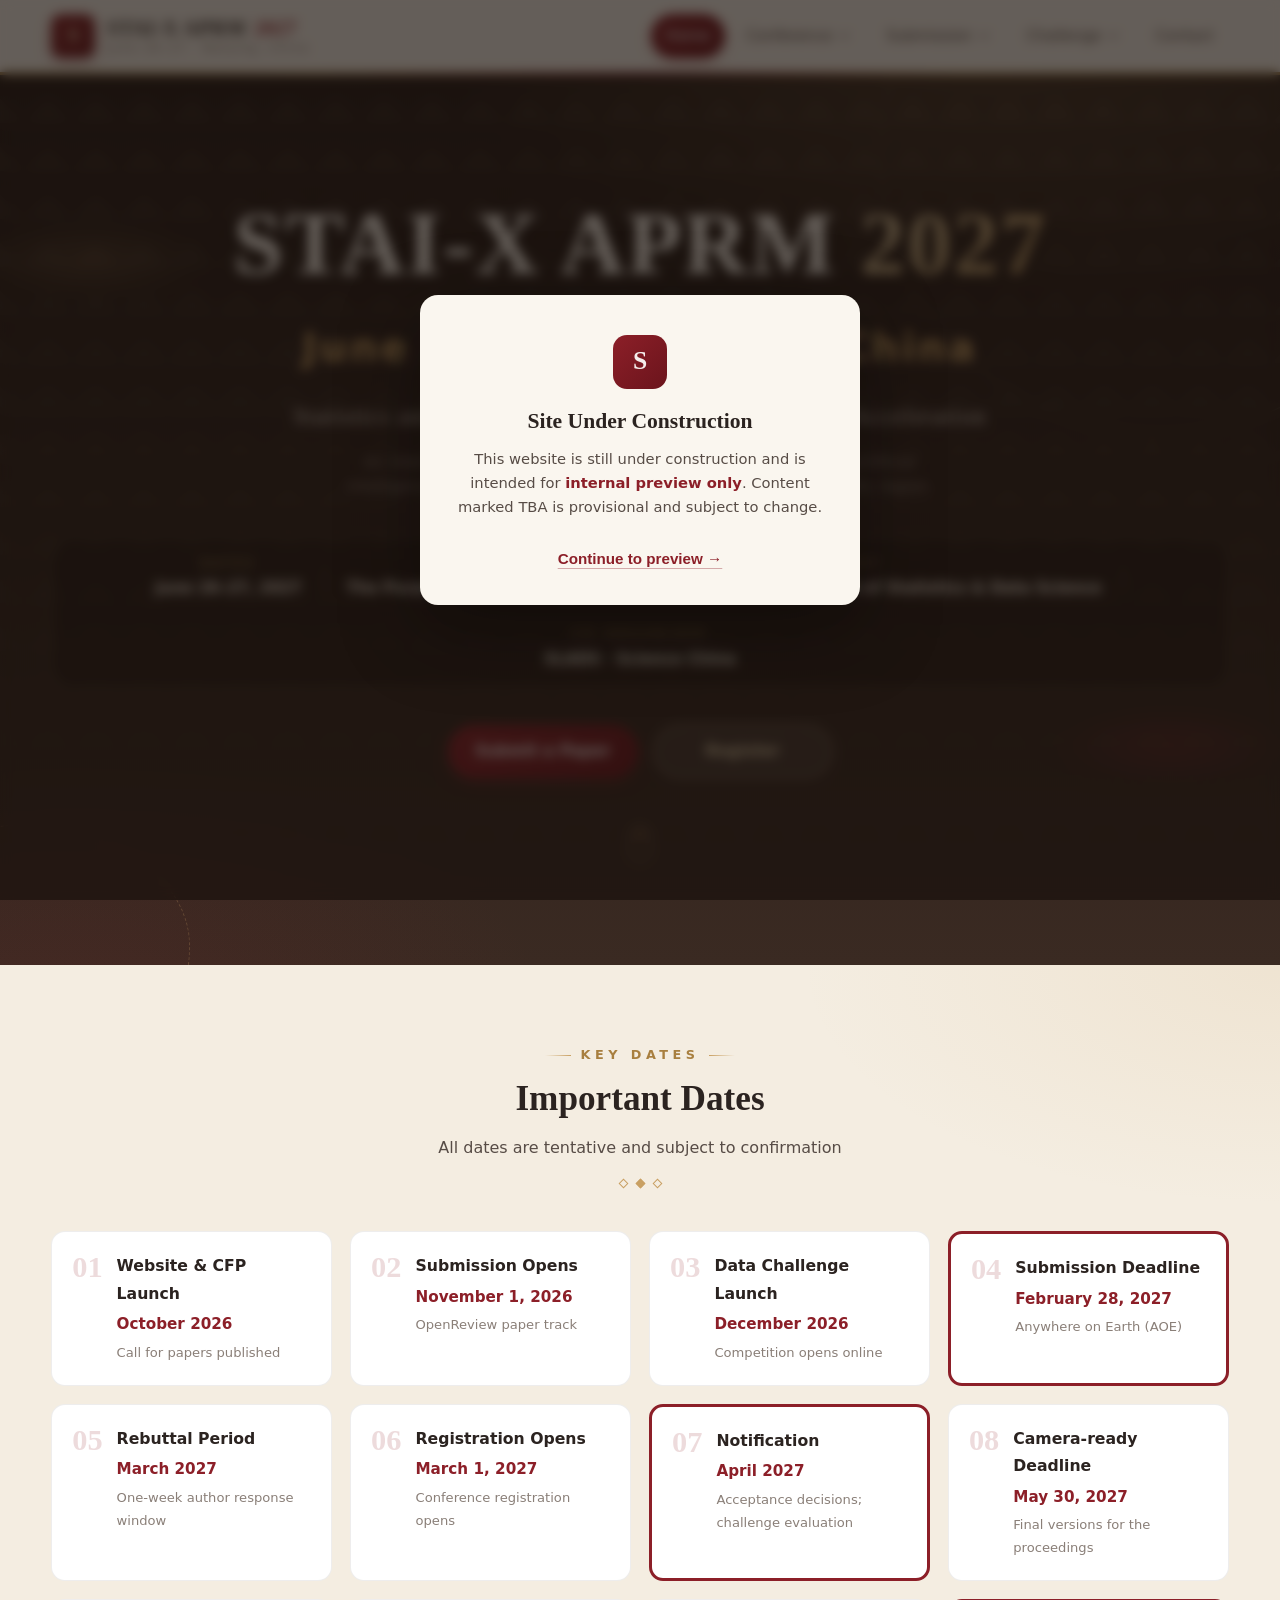
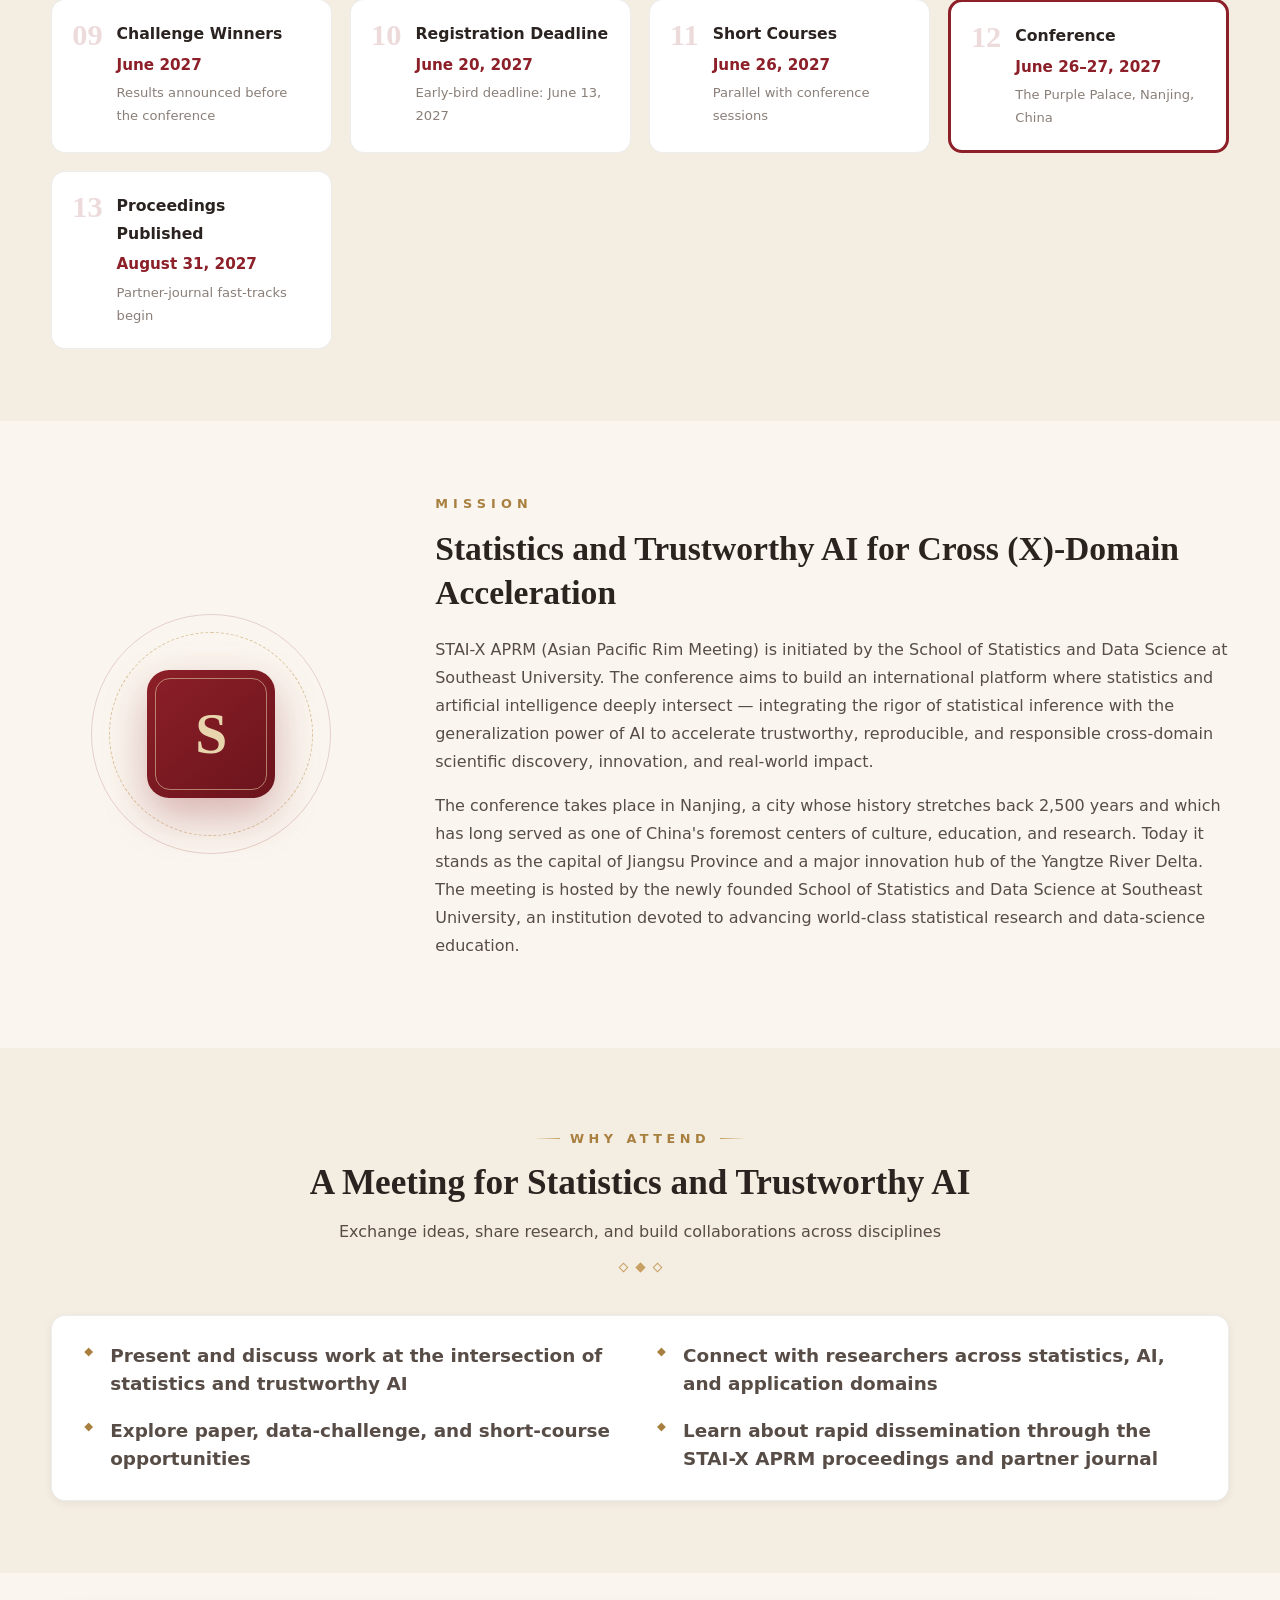
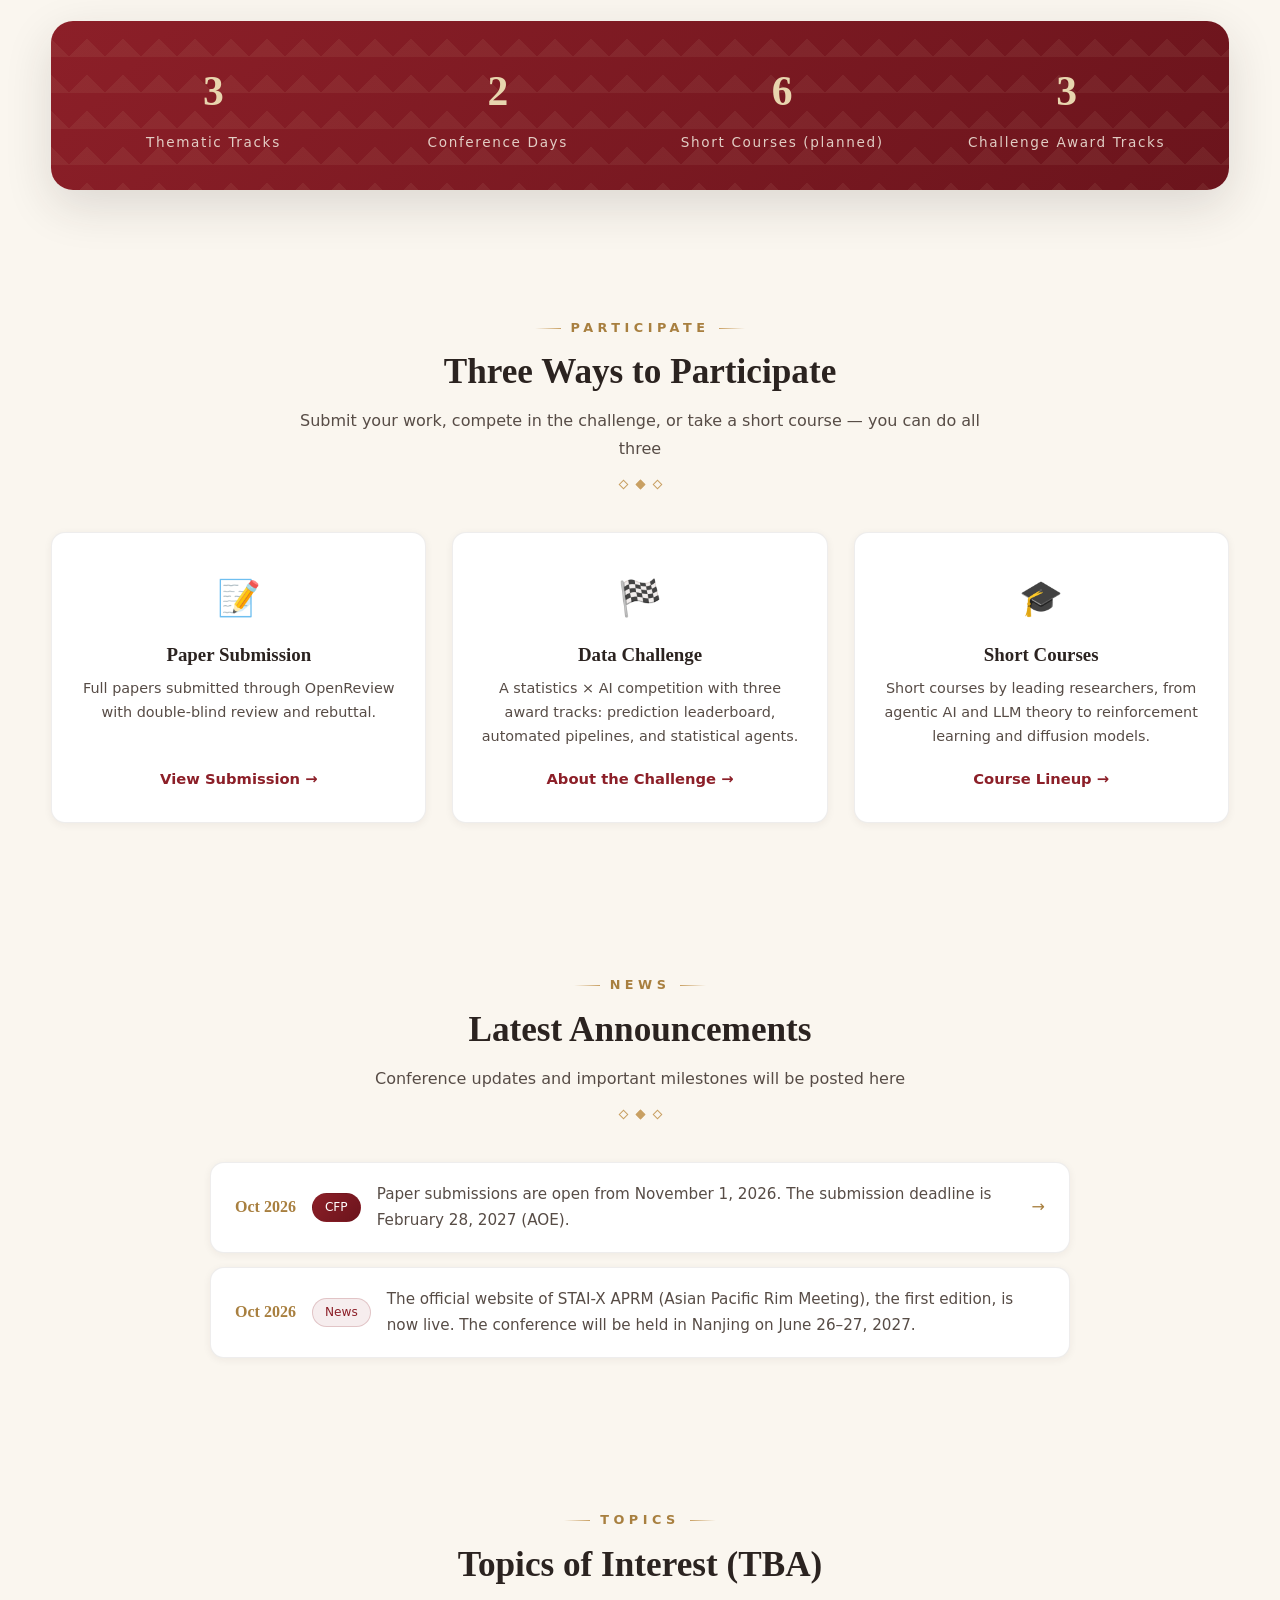
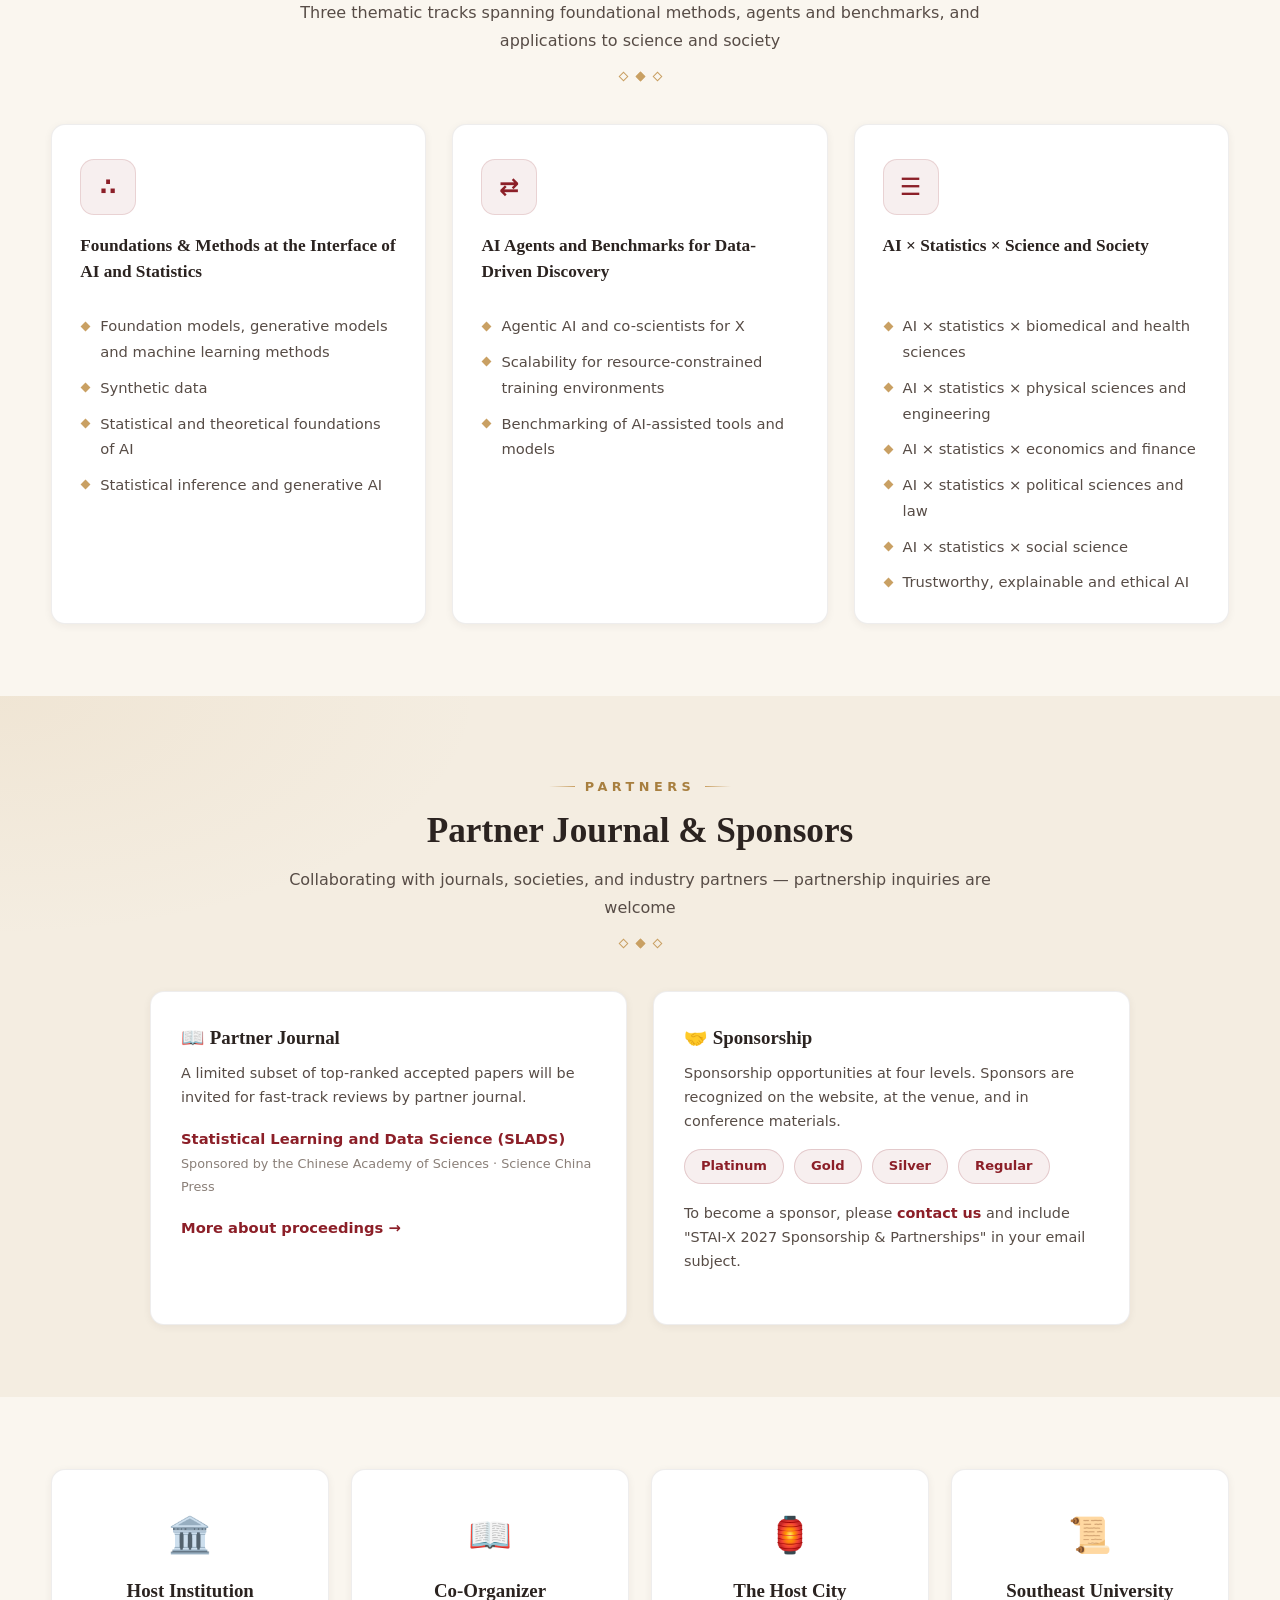
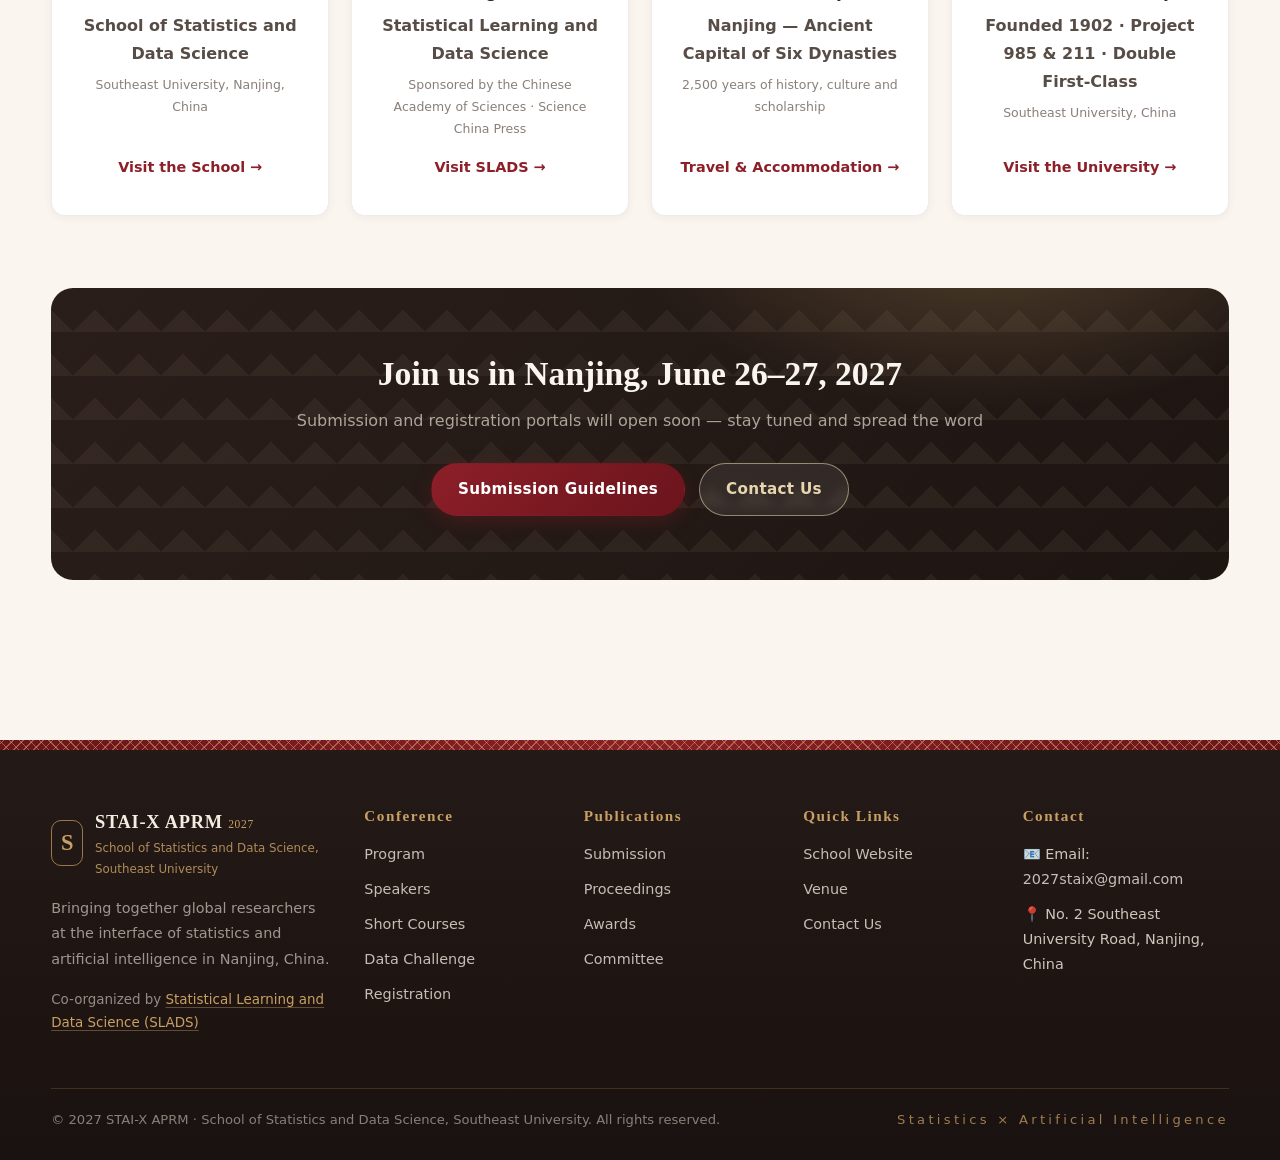
<file: index.html>
<!DOCTYPE html>
<html lang="en">
  <head>
    <meta charset="UTF-8" />
    <meta name="viewport" content="width=device-width, initial-scale=1.0" />
    <meta name="description" content="STAI-X APRM 2027 — Statistics and Trustworthy AI for Cross (X)-Domain Acceleration (TBA), hosted by the School of Statistics and Data Science, Southeast University, Nanjing, China" />
    <link rel="icon" href="/assets/favicon.svg" />
    <title>STAI-X APRM | Southeast University, Nanjing</title>
    <script type="module" crossorigin src="/assets/main-NhAQsbkP.js"></script>
    <link rel="modulepreload" crossorigin href="/assets/main-SCnLjk65.js">
    <link rel="stylesheet" crossorigin href="/assets/main-B9fsz-qi.css">
  </head>
  <body>
    <div id="app"></div>
  </body>
</html>
</file>
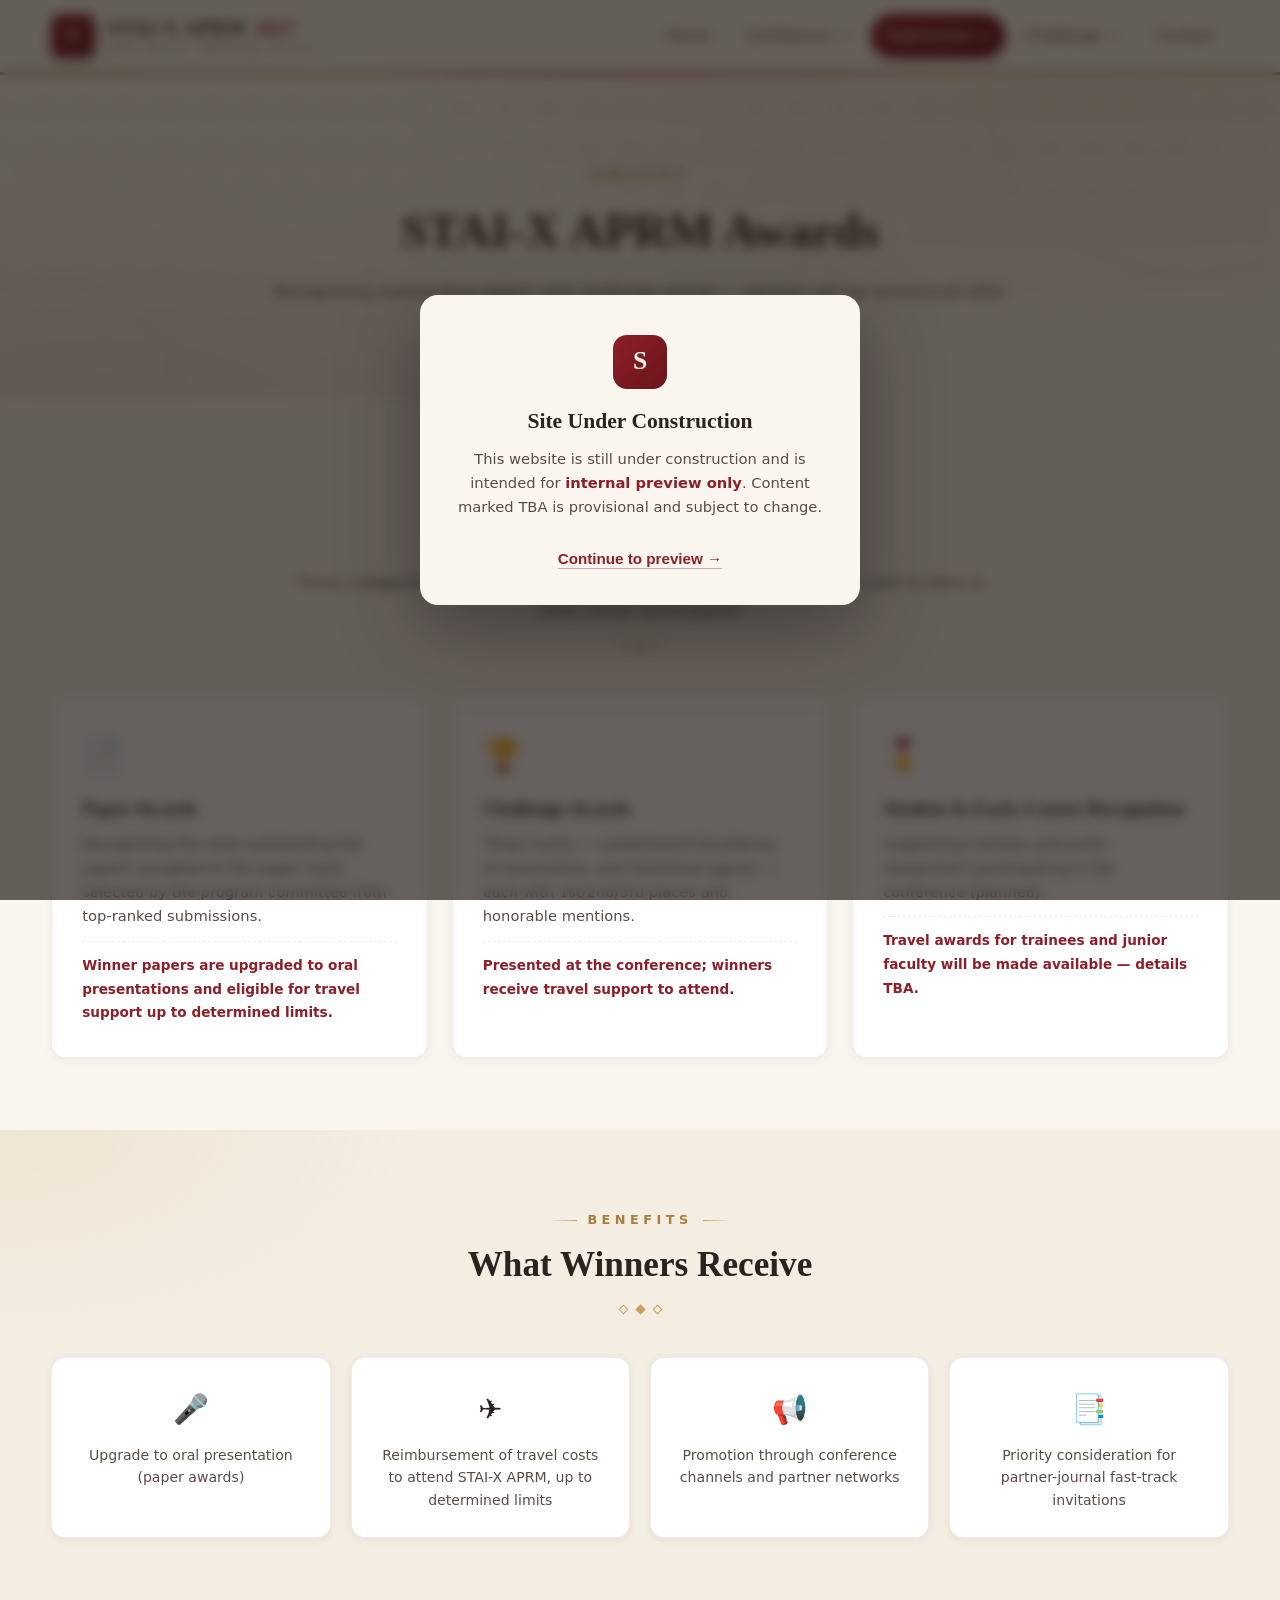
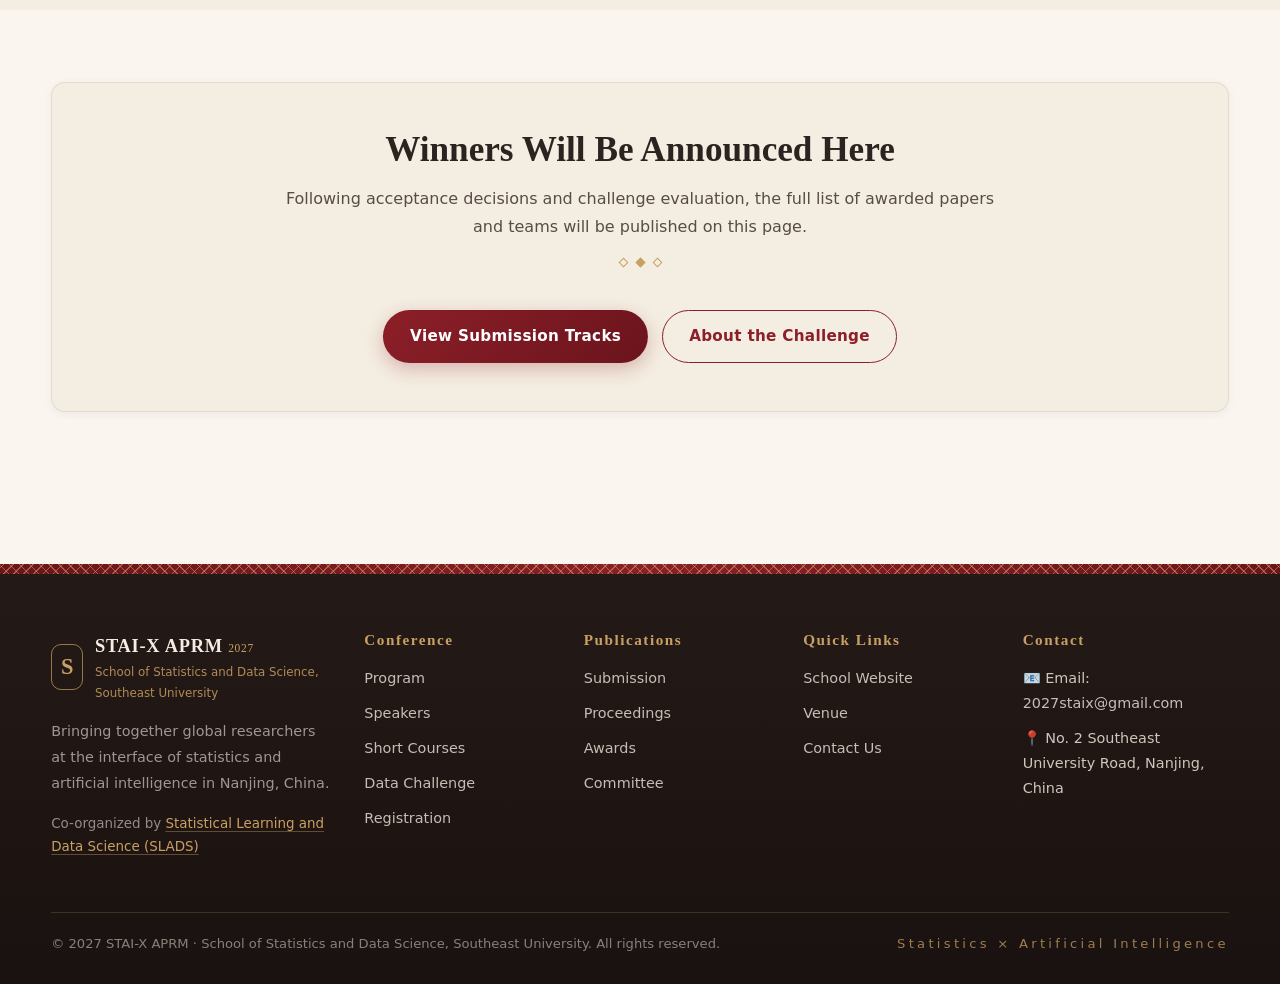
<file: awards/index.html>
<!DOCTYPE html>
<html lang="en">
  <head>
    <meta charset="UTF-8" />
    <meta name="viewport" content="width=device-width, initial-scale=1.0" />
    <link rel="icon" href="/assets/favicon.svg" />
    <title>Awards | STAI-X APRM</title>
    <script type="module" crossorigin src="/assets/awards-CvDvrpGJ.js"></script>
    <link rel="modulepreload" crossorigin href="/assets/main-SCnLjk65.js">
    <link rel="stylesheet" crossorigin href="/assets/main-B9fsz-qi.css">
  </head>
  <body>
    <div id="app"></div>
  </body>
</html>
</file>
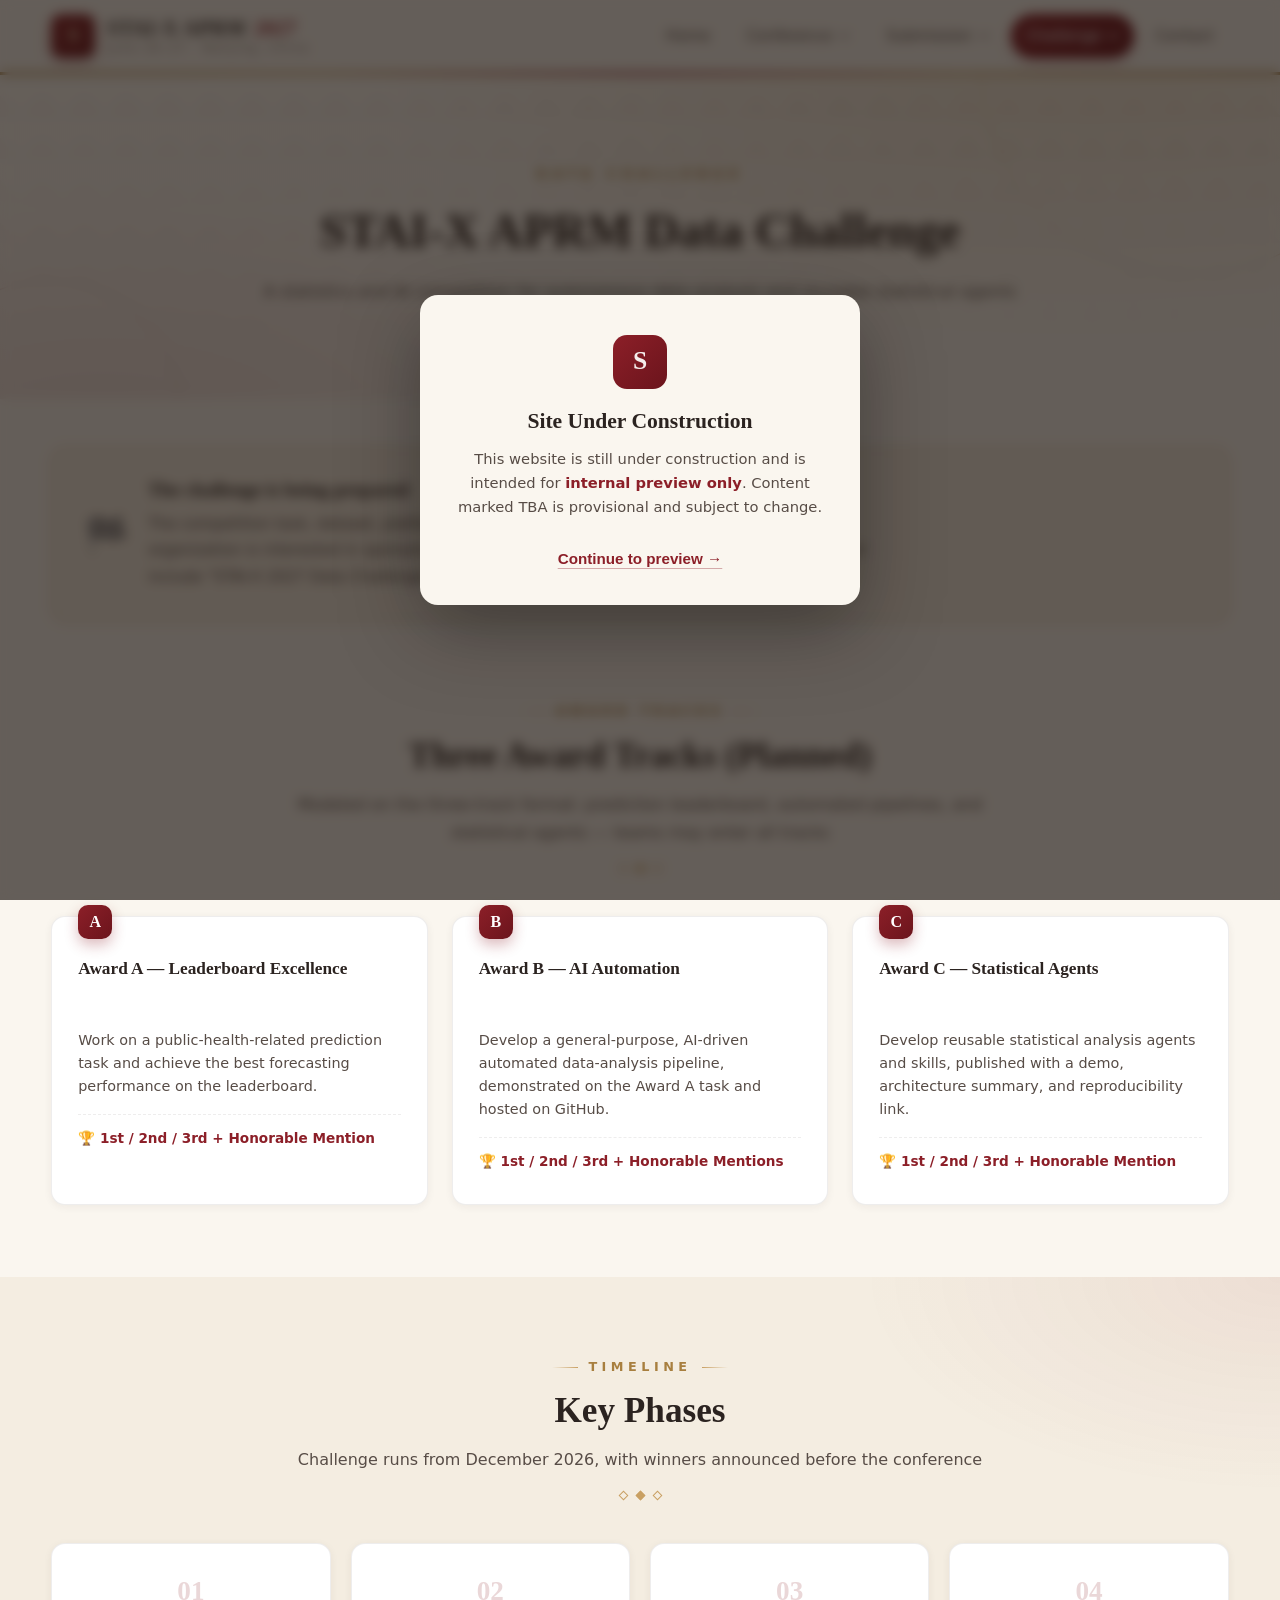
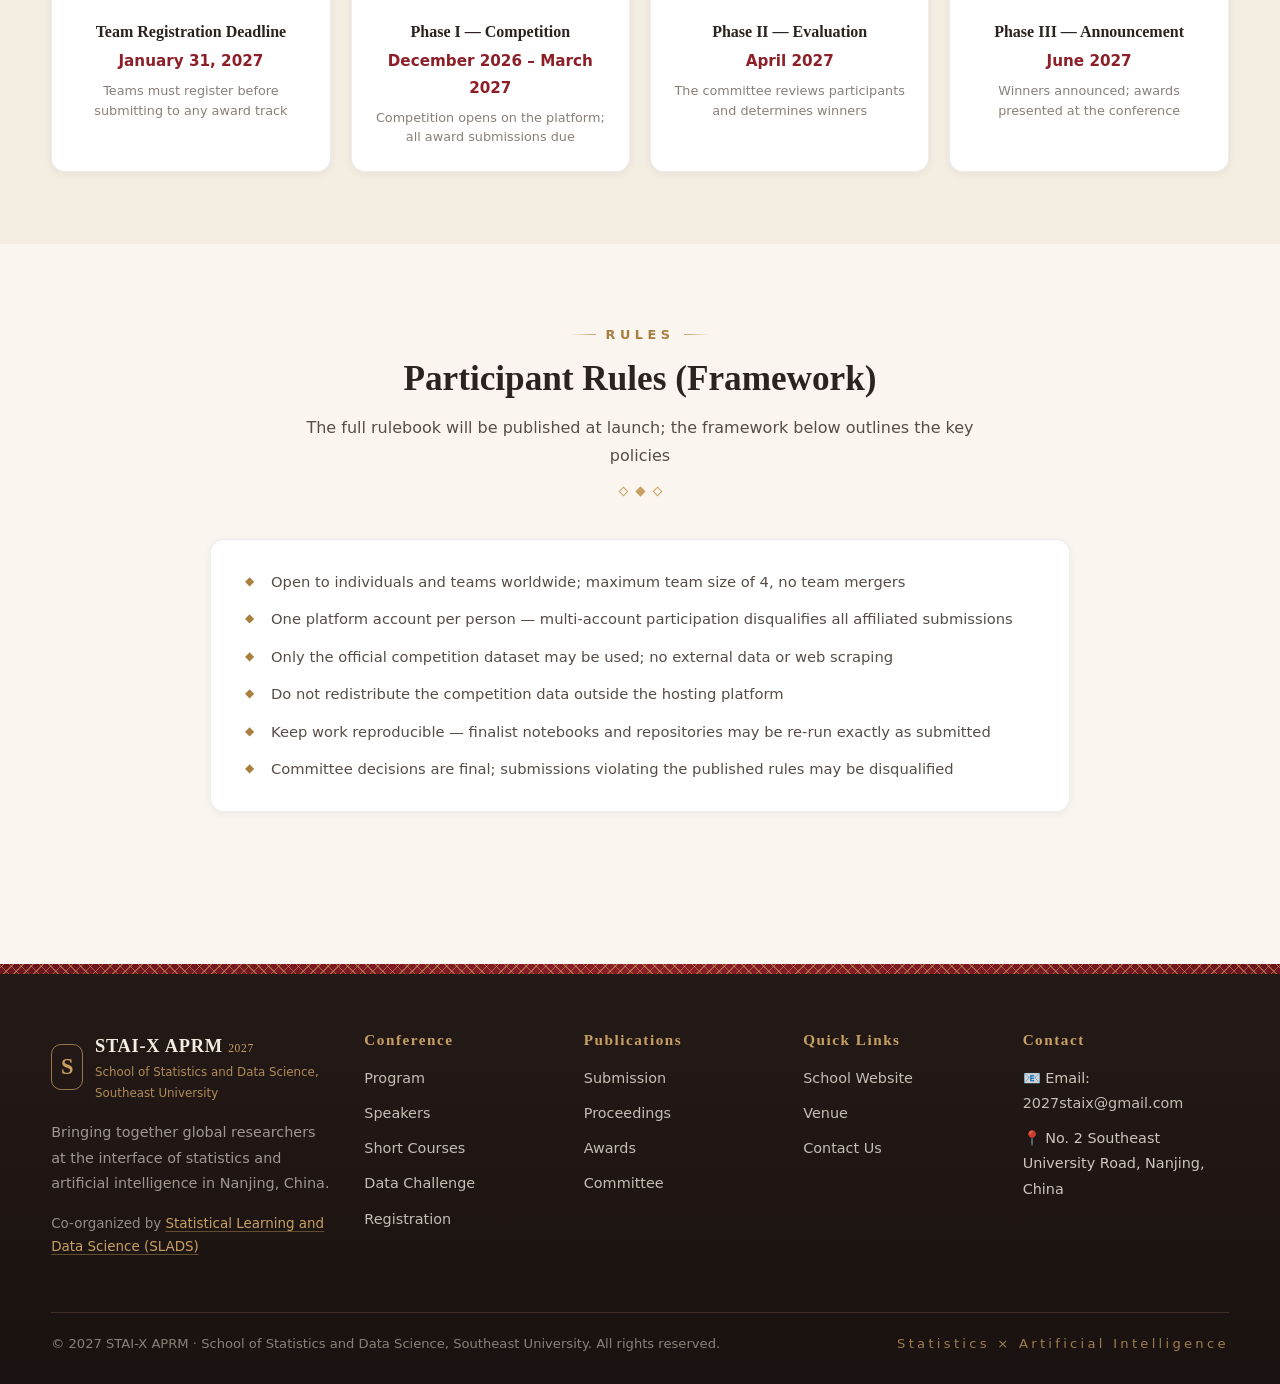
<file: challenge/index.html>
<!DOCTYPE html>
<html lang="en">
  <head>
    <meta charset="UTF-8" />
    <meta name="viewport" content="width=device-width, initial-scale=1.0" />
    <link rel="icon" href="/assets/favicon.svg" />
    <title>Data Challenge | STAI-X APRM</title>
    <script type="module" crossorigin src="/assets/challenge-C4CXaTXA.js"></script>
    <link rel="modulepreload" crossorigin href="/assets/main-SCnLjk65.js">
    <link rel="stylesheet" crossorigin href="/assets/main-B9fsz-qi.css">
  </head>
  <body>
    <div id="app"></div>
  </body>
</html>
</file>
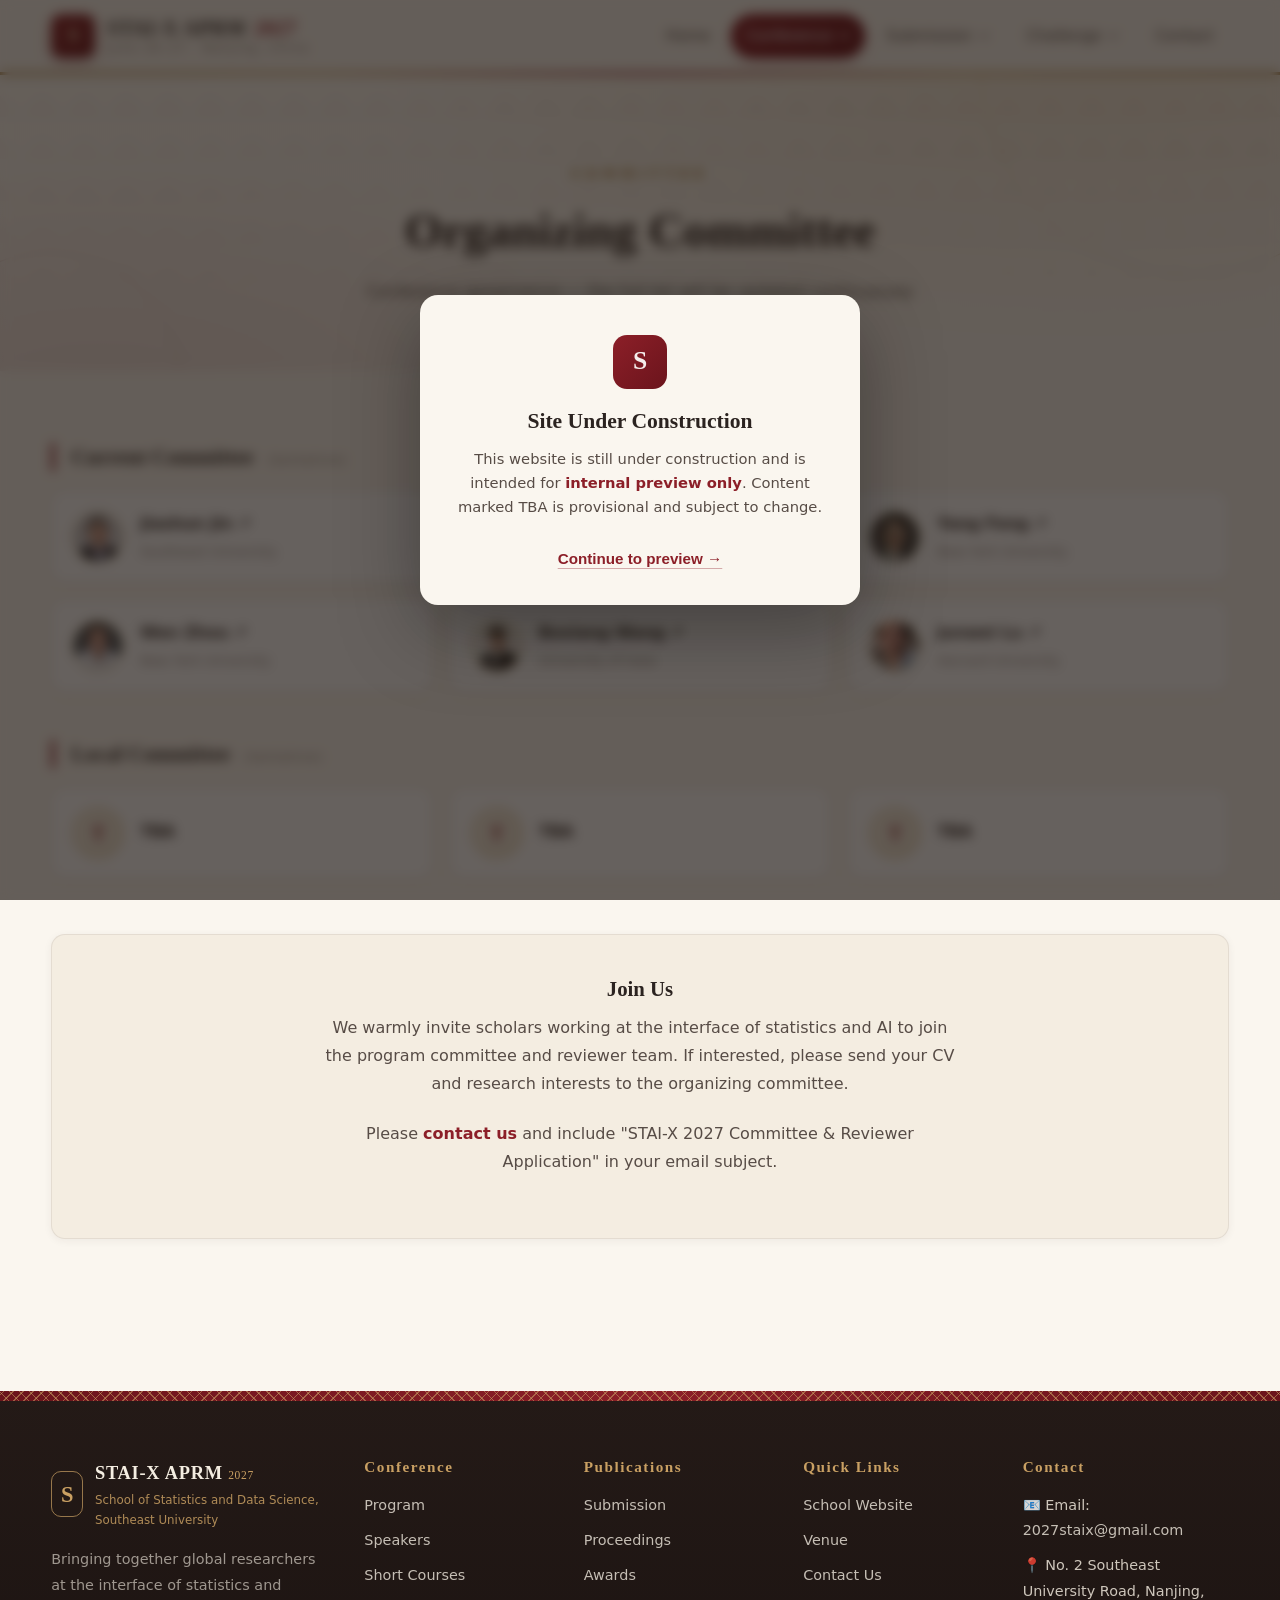
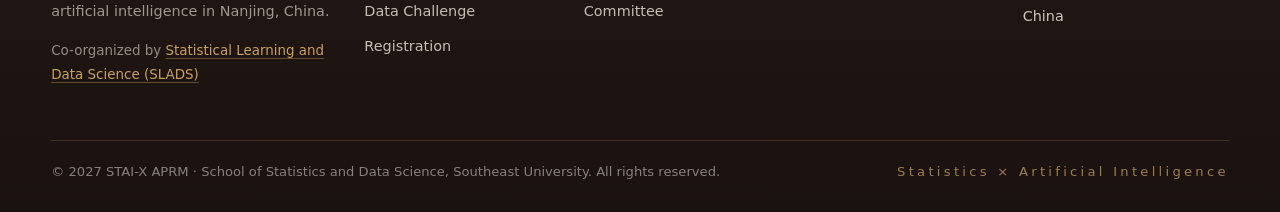
<file: committee/index.html>
<!DOCTYPE html>
<html lang="en">
  <head>
    <meta charset="UTF-8" />
    <meta name="viewport" content="width=device-width, initial-scale=1.0" />
    <link rel="icon" href="/assets/favicon.svg" />
    <title>Committee | STAI-X APRM</title>
    <script type="module" crossorigin src="/assets/committee-BWtgoVOD.js"></script>
    <link rel="modulepreload" crossorigin href="/assets/main-SCnLjk65.js">
    <link rel="stylesheet" crossorigin href="/assets/main-B9fsz-qi.css">
  </head>
  <body>
    <div id="app"></div>
  </body>
</html>
</file>
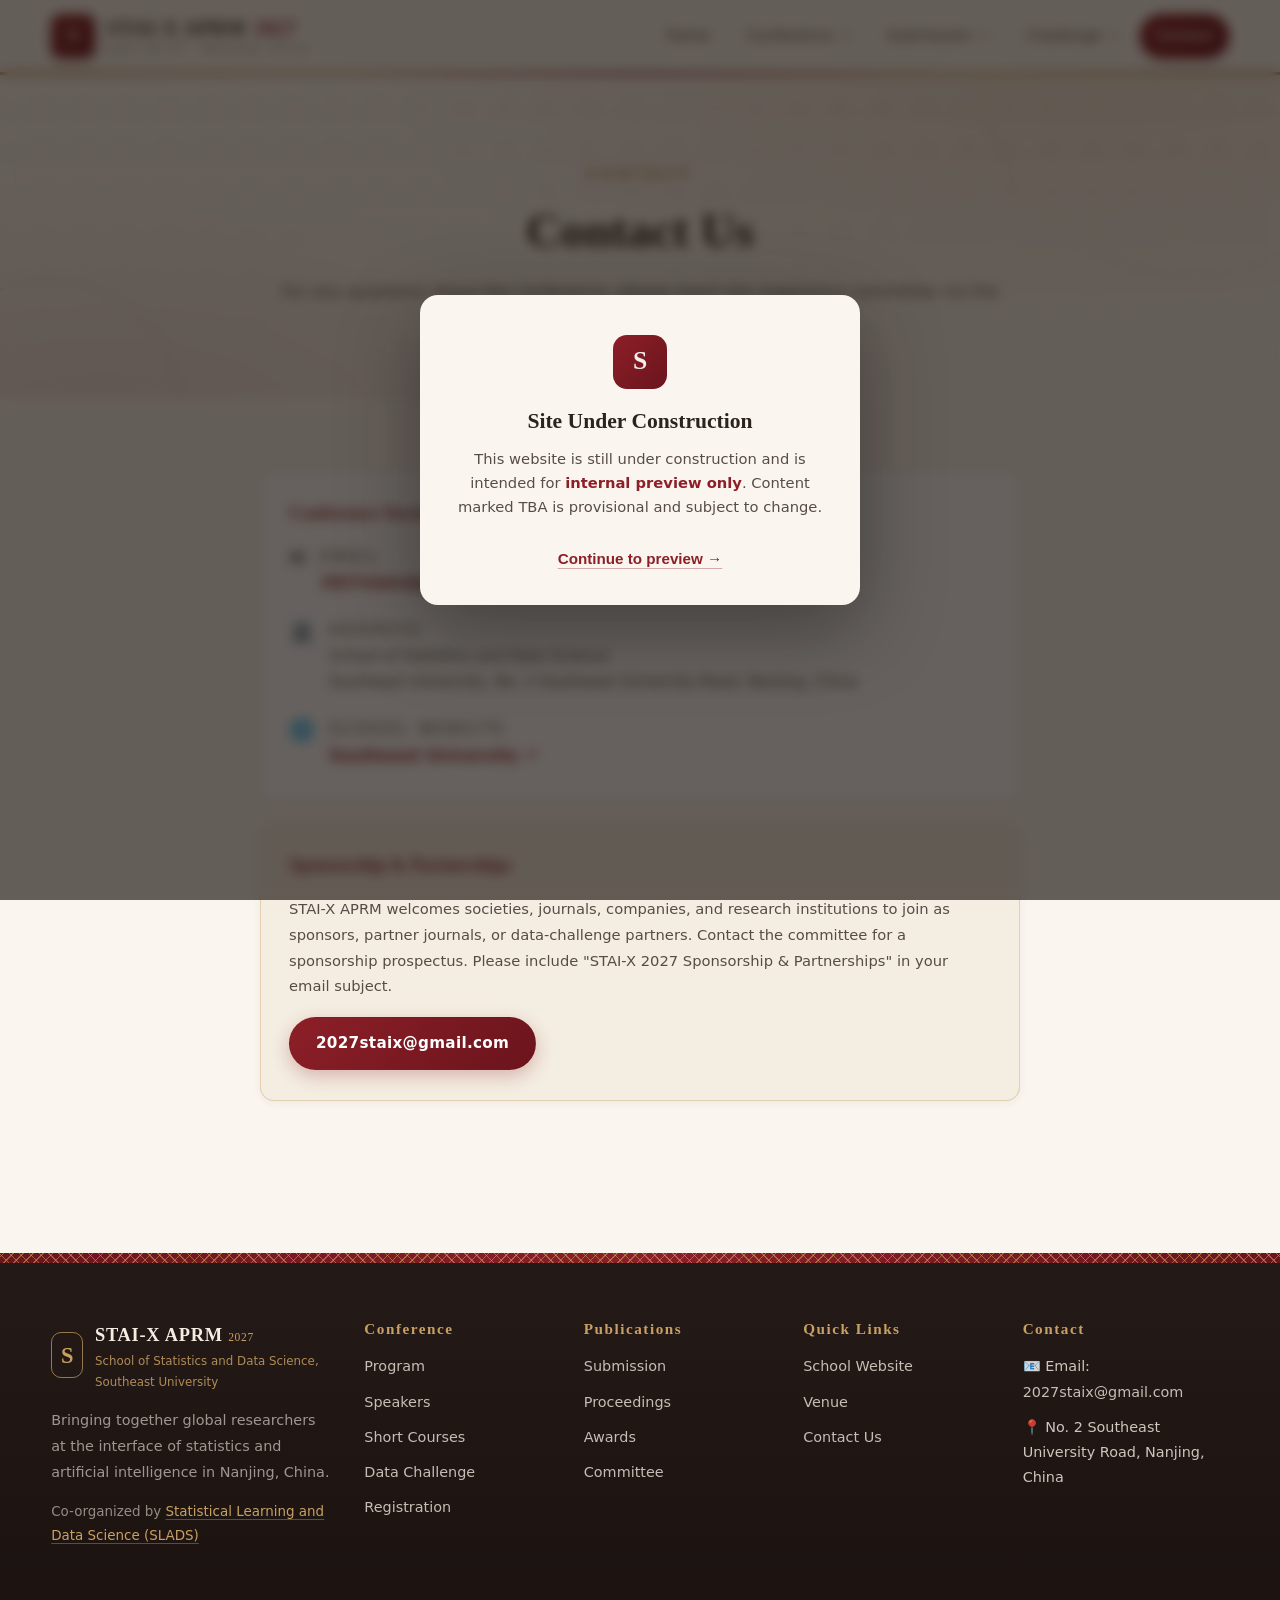
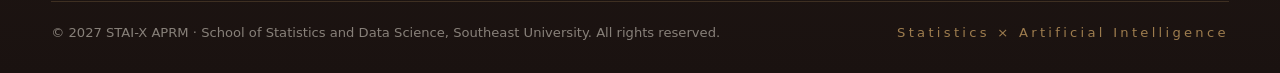
<file: contact/index.html>
<!DOCTYPE html>
<html lang="en">
  <head>
    <meta charset="UTF-8">
    <meta name="viewport" content="width=device-width, initial-scale=1.0">
    <link rel="icon" href="/assets/favicon.svg">
    <title>Contact | STAI-X APRM</title>
    <script type="module" crossorigin src="/assets/contact-NNU_5xuY.js"></script>
    <link rel="modulepreload" crossorigin href="/assets/main-SCnLjk65.js">
    <link rel="stylesheet" crossorigin href="/assets/main-B9fsz-qi.css">
  </head>
  <body>
    <div id="app"></div>
  </body>
</html>
</file>
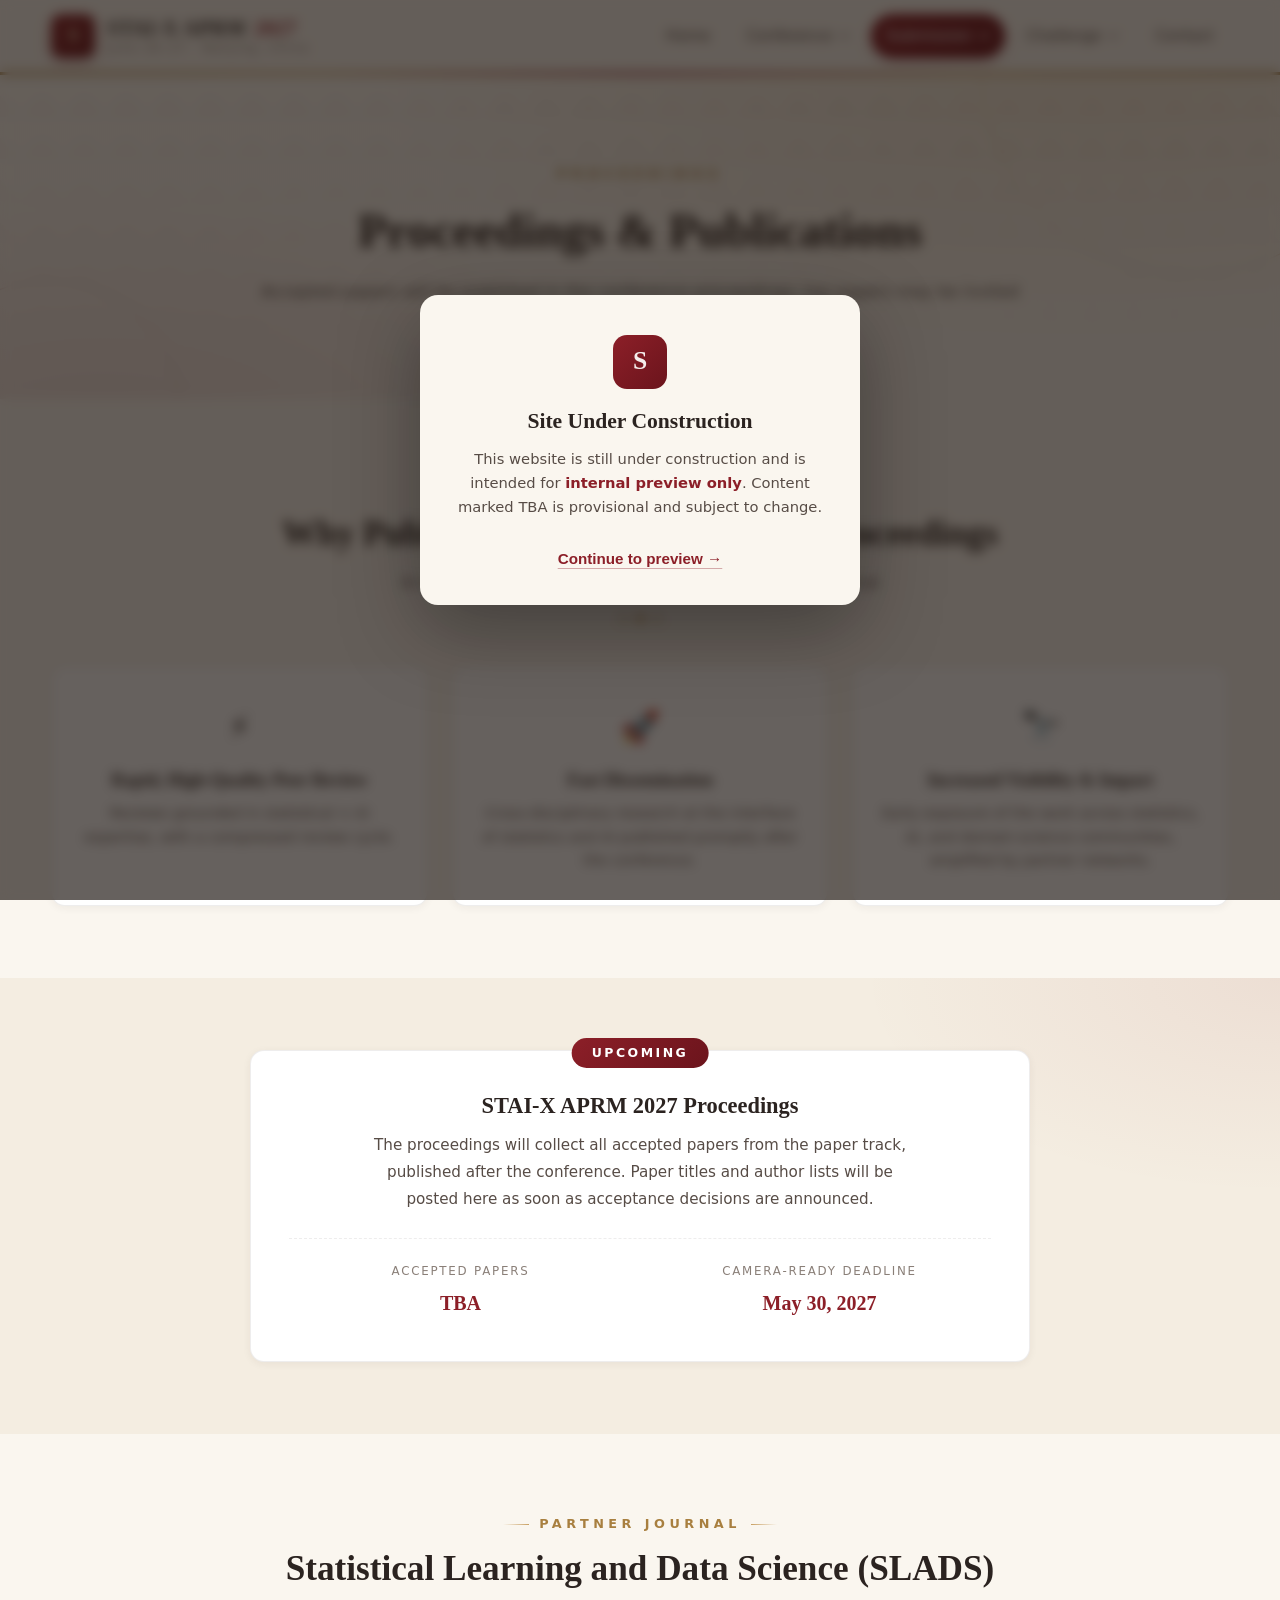
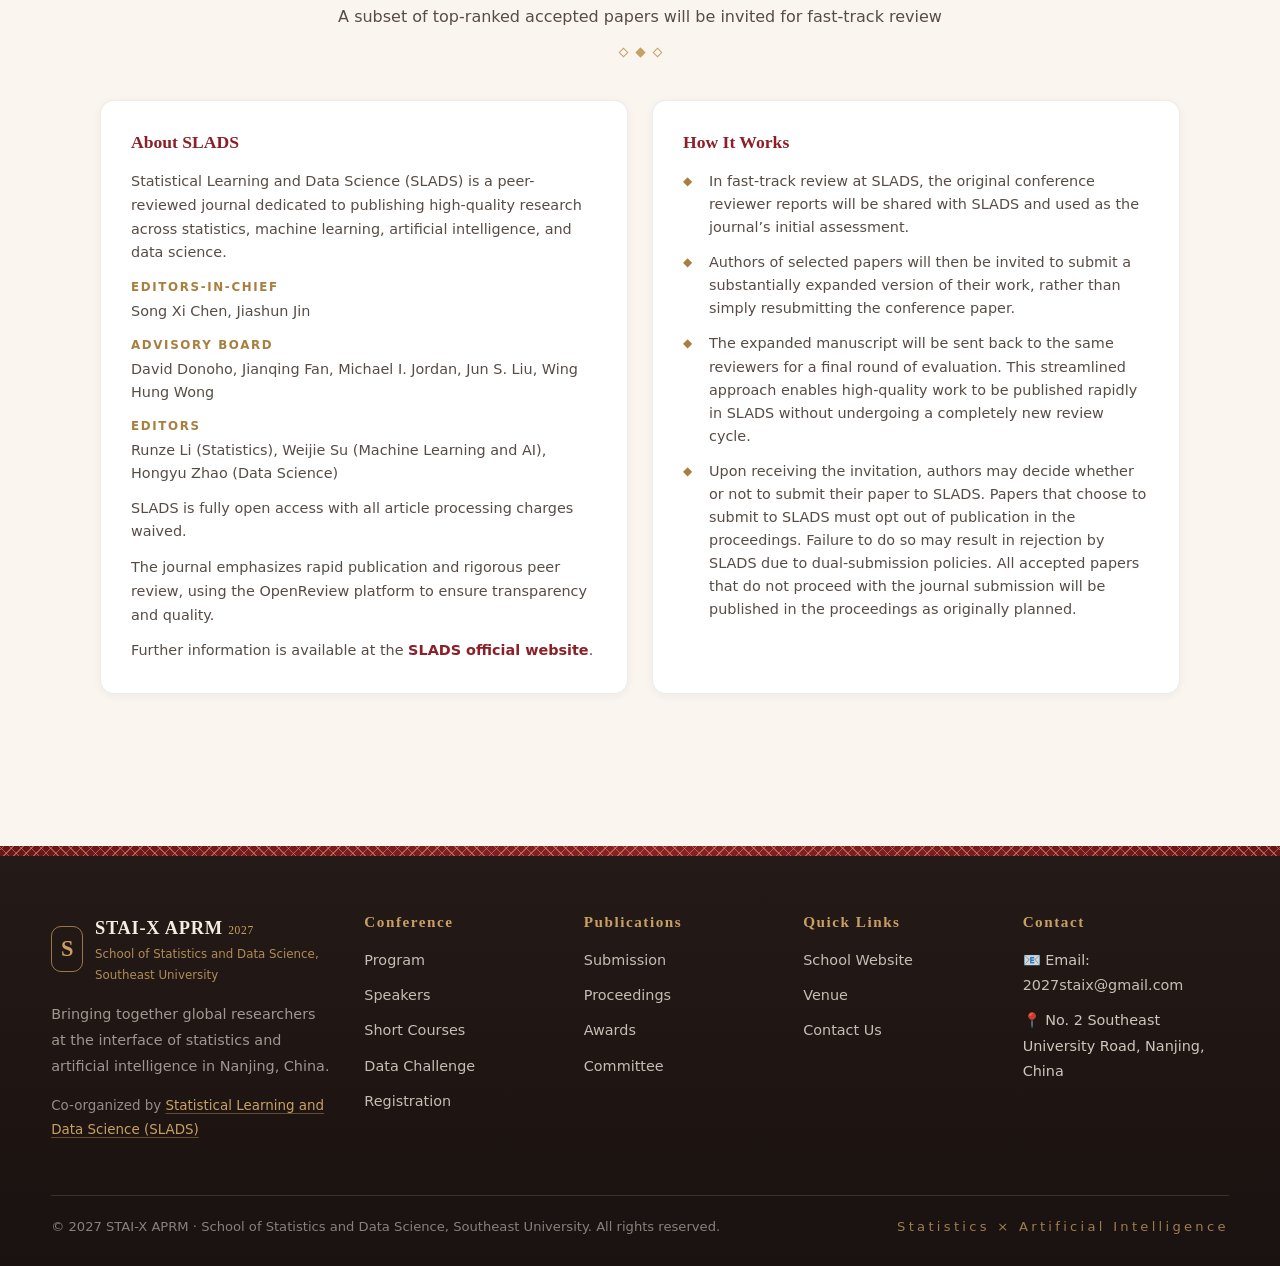
<file: proceedings/index.html>
<!DOCTYPE html>
<html lang="en">
  <head>
    <meta charset="UTF-8" />
    <meta name="viewport" content="width=device-width, initial-scale=1.0" />
    <link rel="icon" href="/assets/favicon.svg" />
    <title>Proceedings | STAI-X APRM</title>
    <script type="module" crossorigin src="/assets/proceedings-jY3QnXer.js"></script>
    <link rel="modulepreload" crossorigin href="/assets/main-SCnLjk65.js">
    <link rel="stylesheet" crossorigin href="/assets/main-B9fsz-qi.css">
  </head>
  <body>
    <div id="app"></div>
  </body>
</html>
</file>
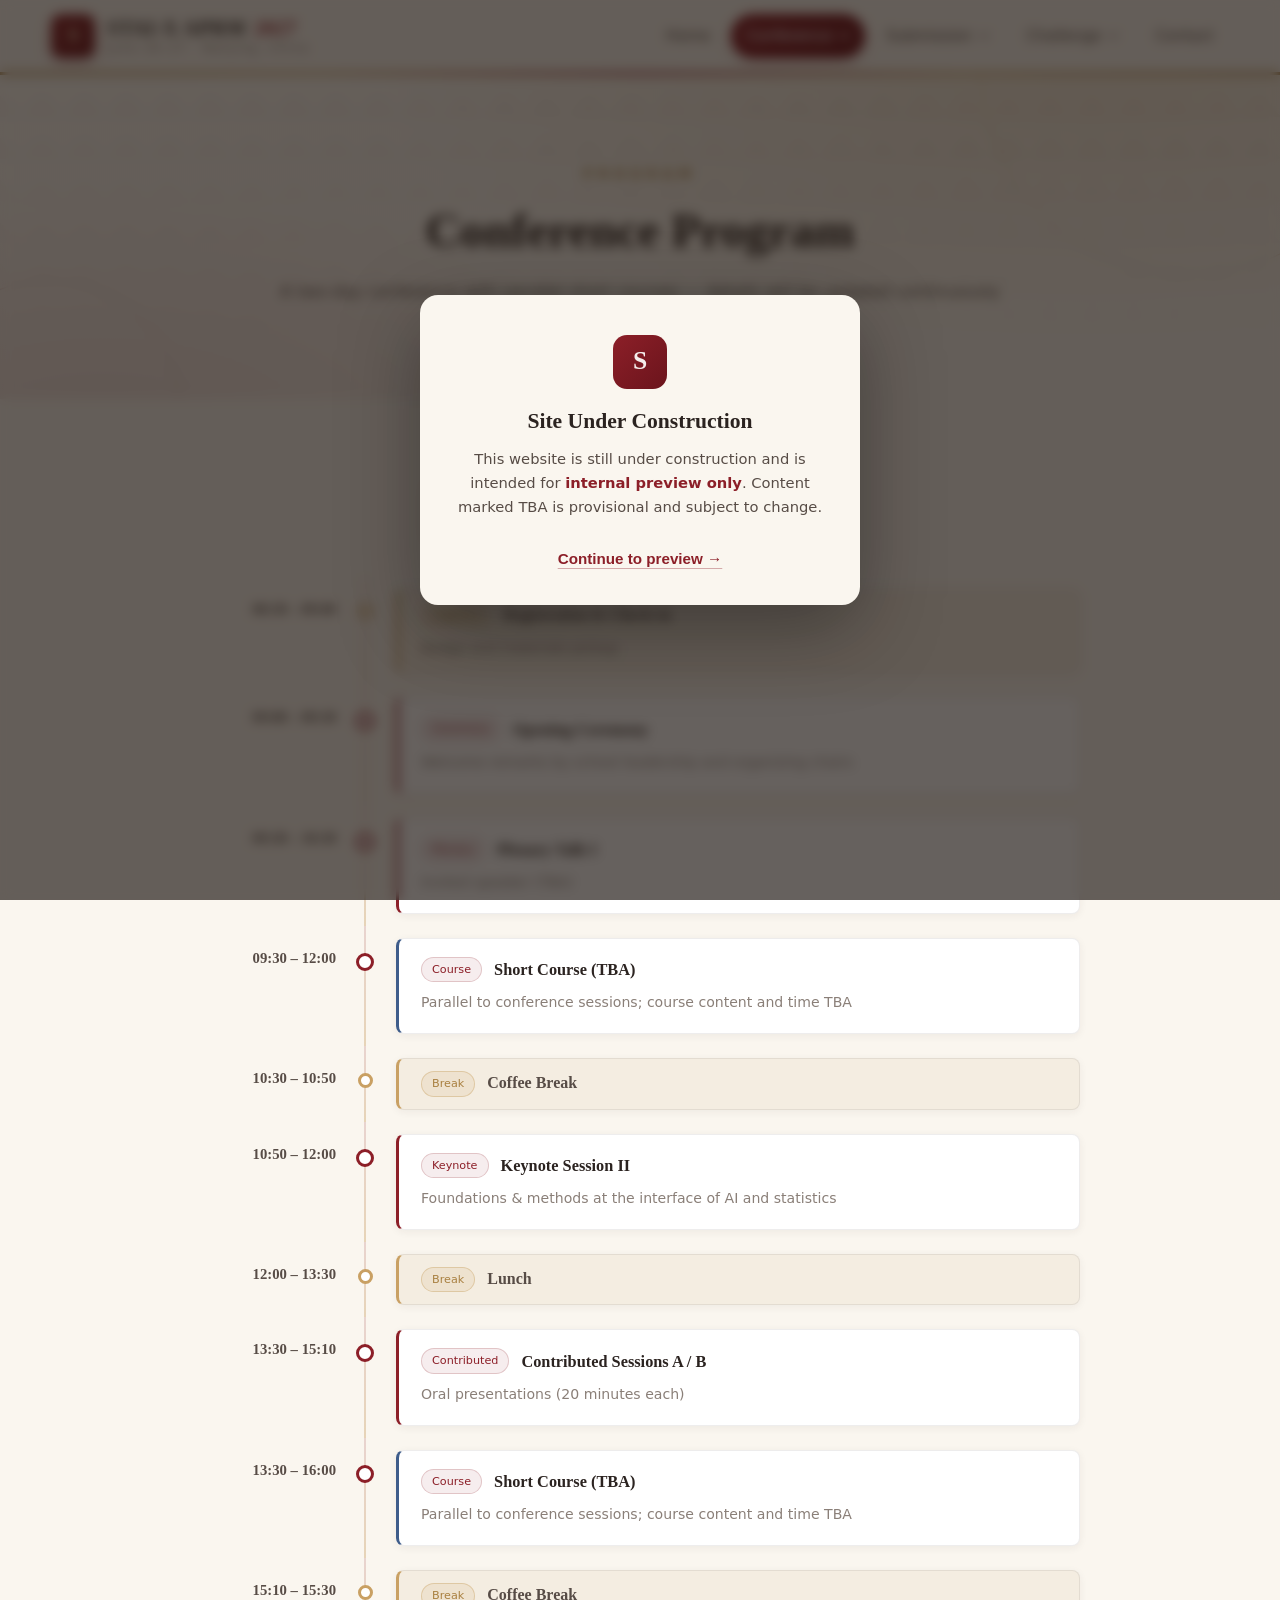
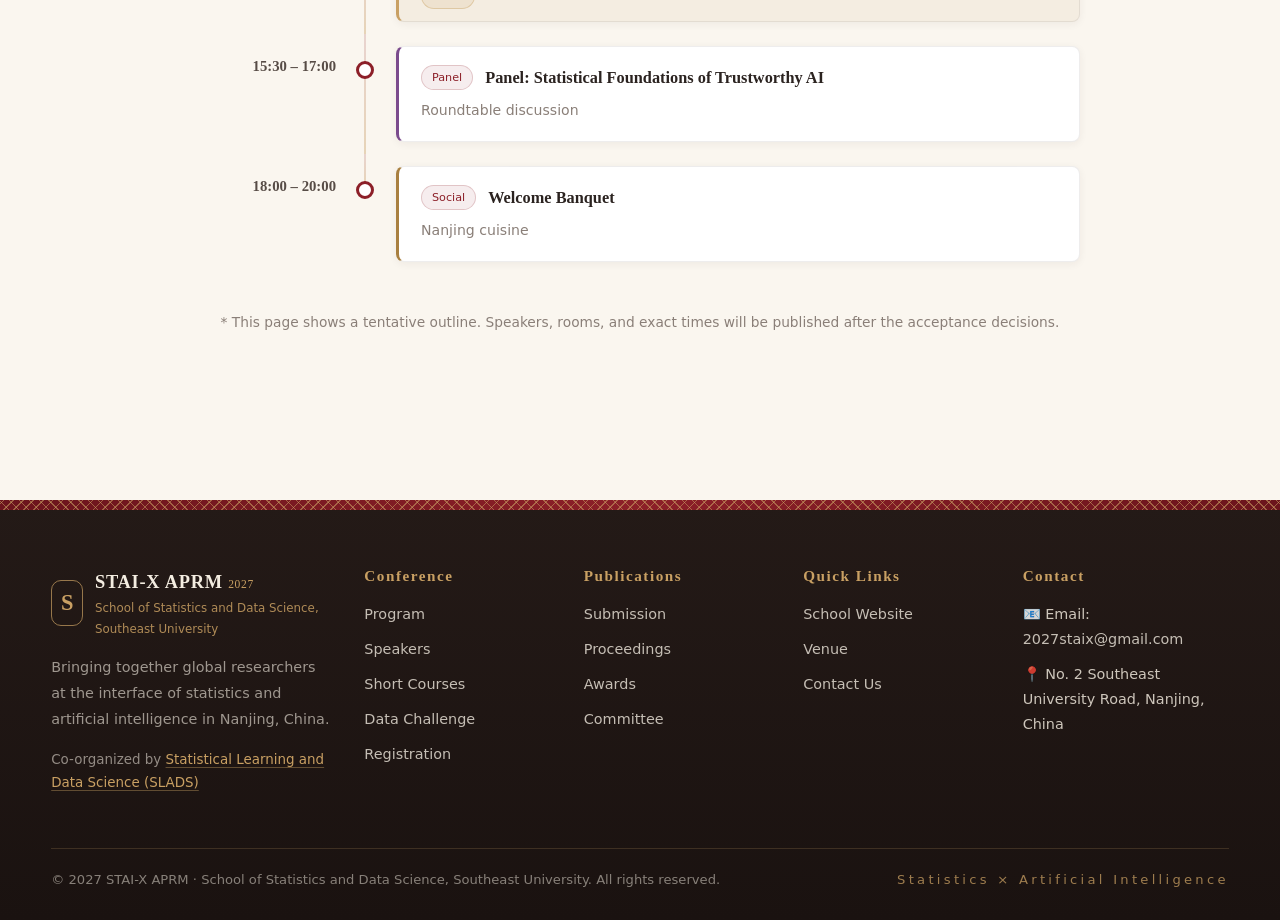
<file: program/index.html>
<!DOCTYPE html>
<html lang="en">
  <head>
    <meta charset="UTF-8" />
    <meta name="viewport" content="width=device-width, initial-scale=1.0" />
    <link rel="icon" href="/assets/favicon.svg" />
    <title>Program | STAI-X APRM</title>
    <script type="module" crossorigin src="/assets/program-U4xxVGrN.js"></script>
    <link rel="modulepreload" crossorigin href="/assets/main-SCnLjk65.js">
    <link rel="stylesheet" crossorigin href="/assets/main-B9fsz-qi.css">
  </head>
  <body>
    <div id="app"></div>
  </body>
</html>
</file>
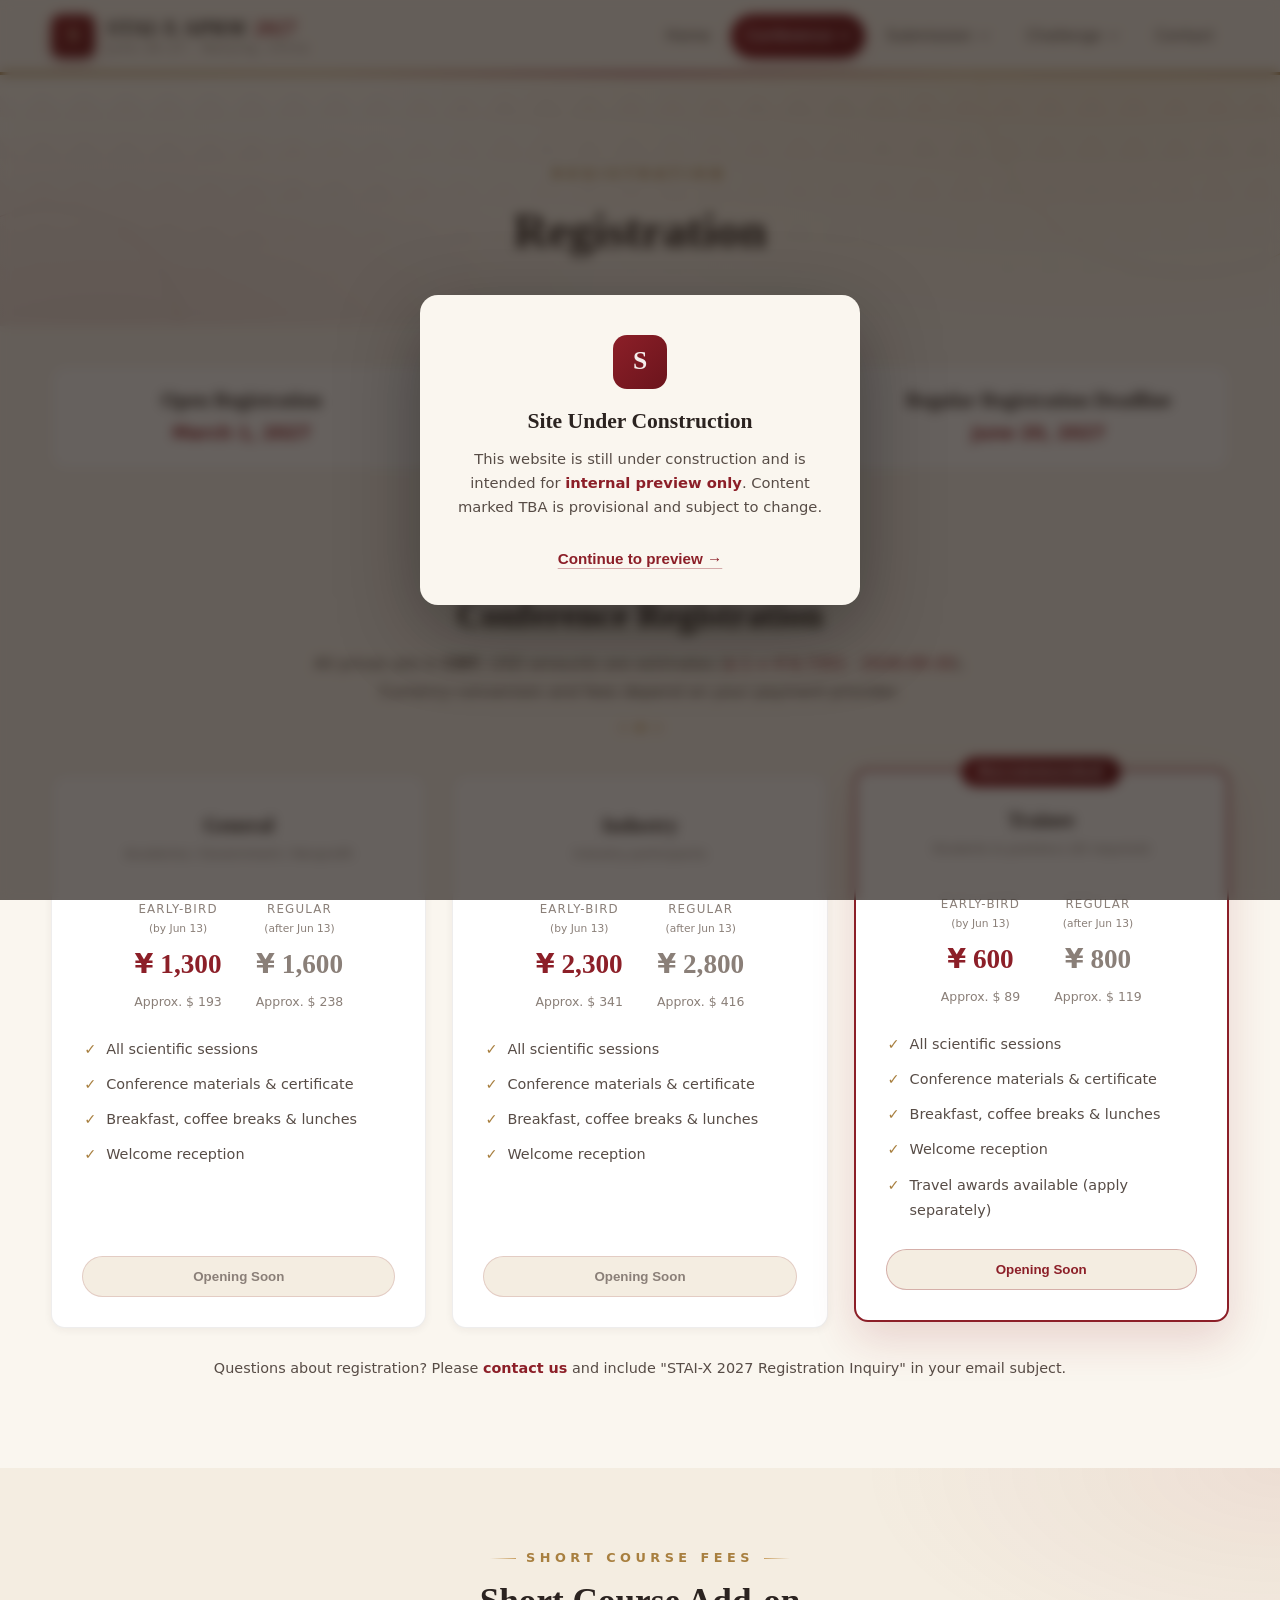
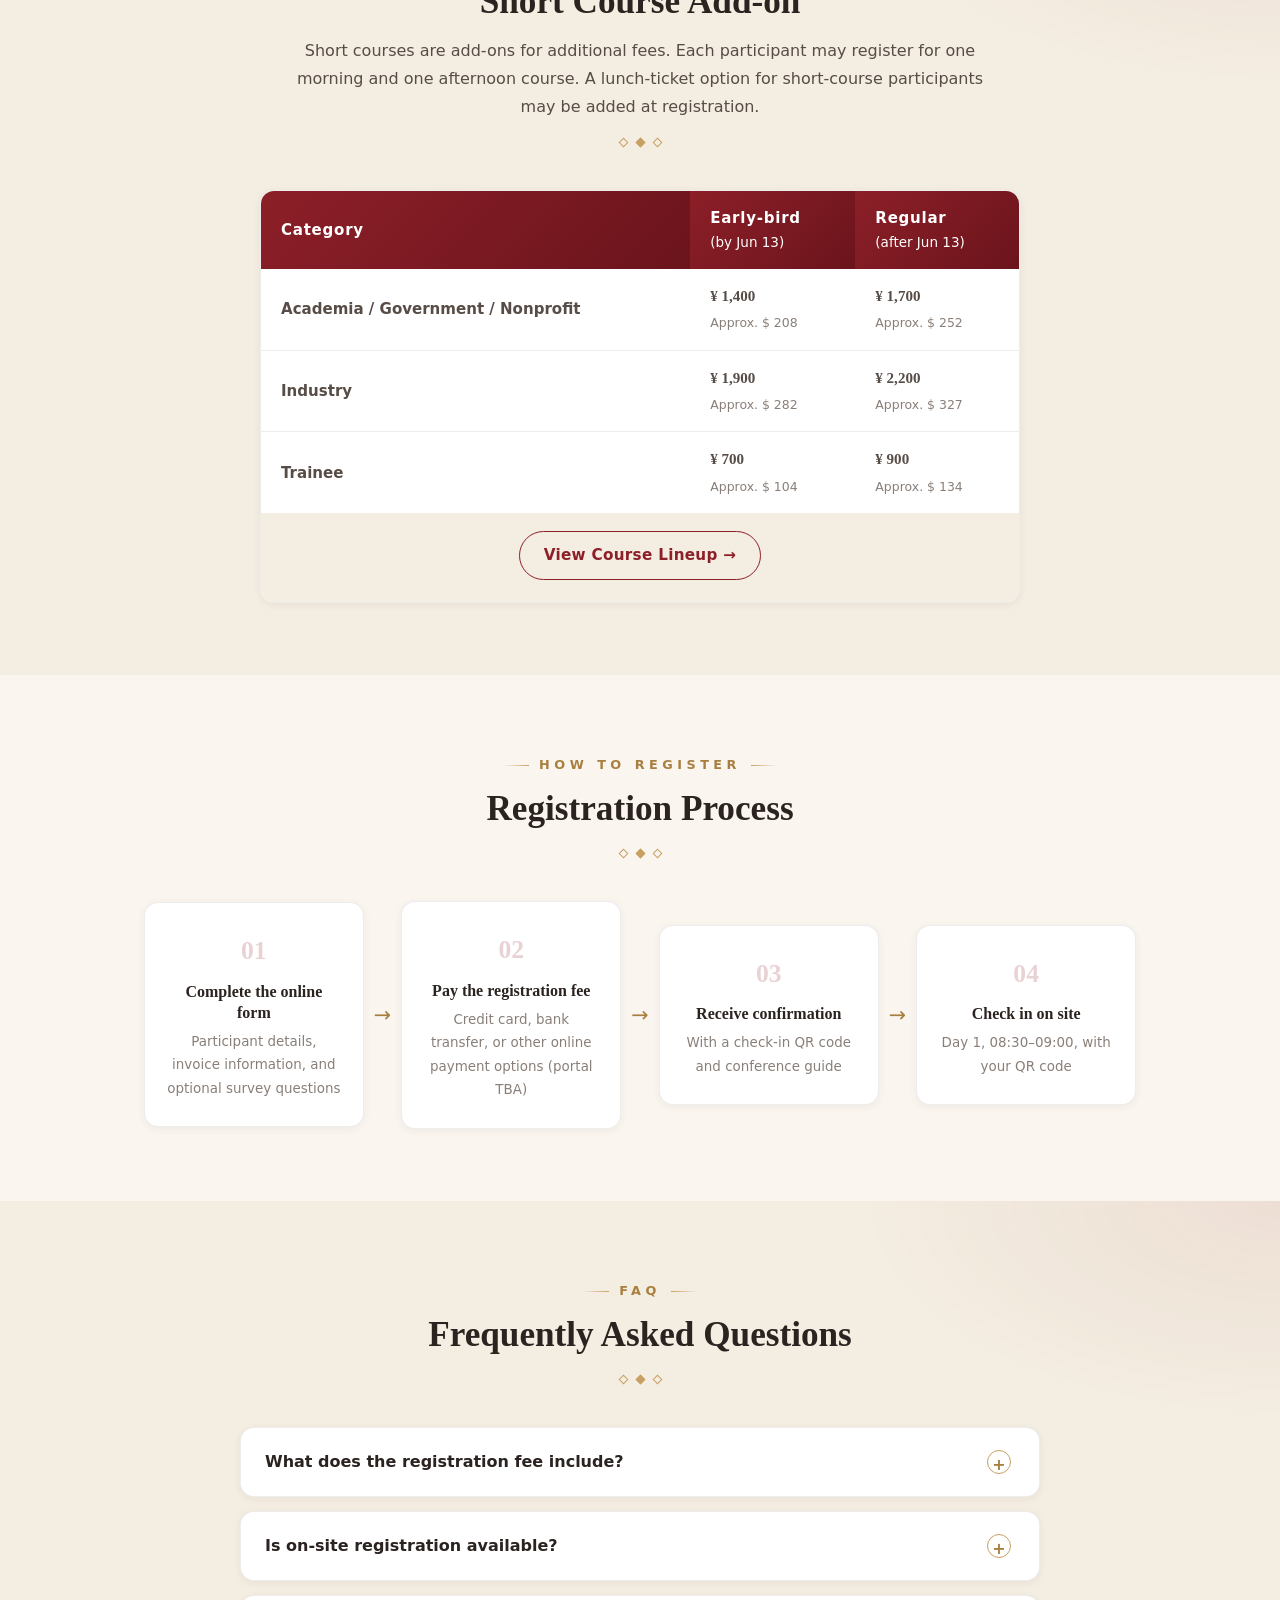
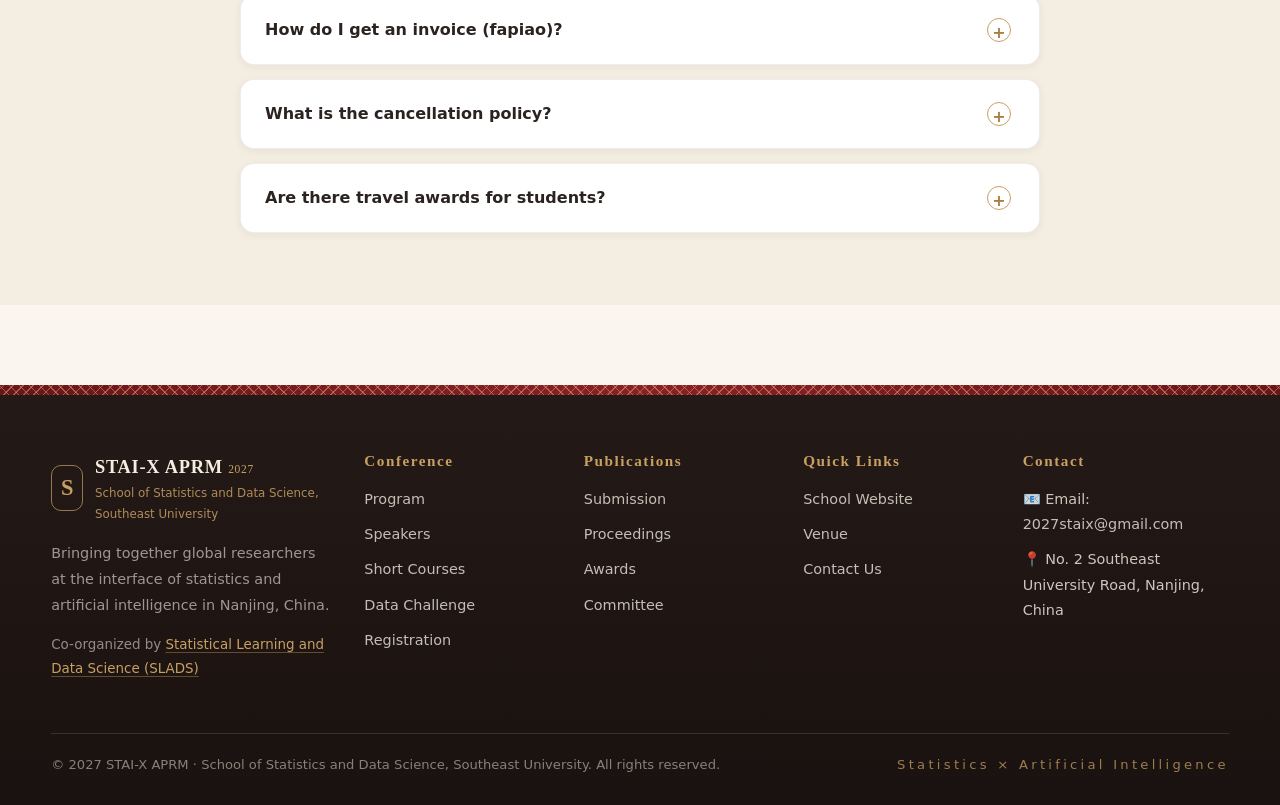
<file: registration/index.html>
<!DOCTYPE html>
<html lang="en">
  <head>
    <meta charset="UTF-8" />
    <meta name="viewport" content="width=device-width, initial-scale=1.0" />
    <link rel="icon" href="/assets/favicon.svg" />
    <title>Registration | STAI-X APRM</title>
    <script type="module" crossorigin src="/assets/registration-C_emHVKJ.js"></script>
    <link rel="modulepreload" crossorigin href="/assets/main-SCnLjk65.js">
    <link rel="stylesheet" crossorigin href="/assets/main-B9fsz-qi.css">
  </head>
  <body>
    <div id="app"></div>
  </body>
</html>
</file>
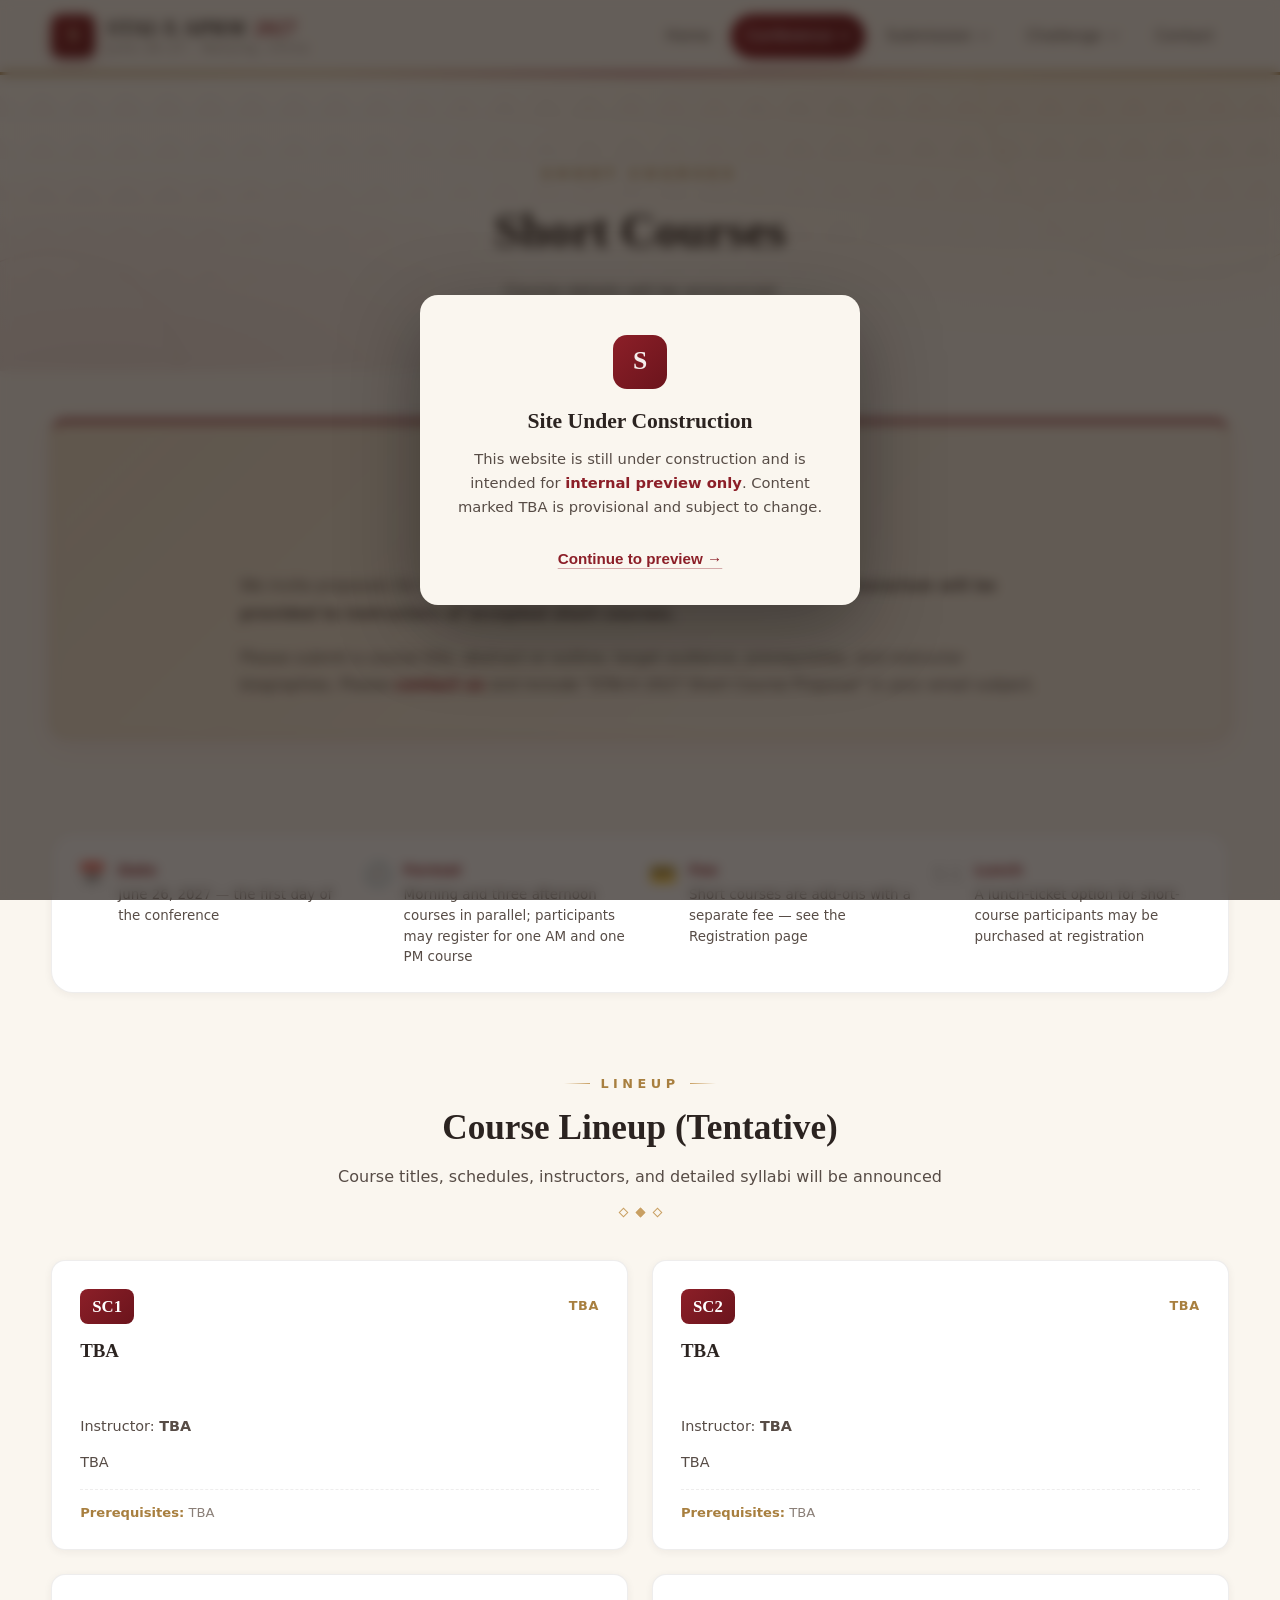
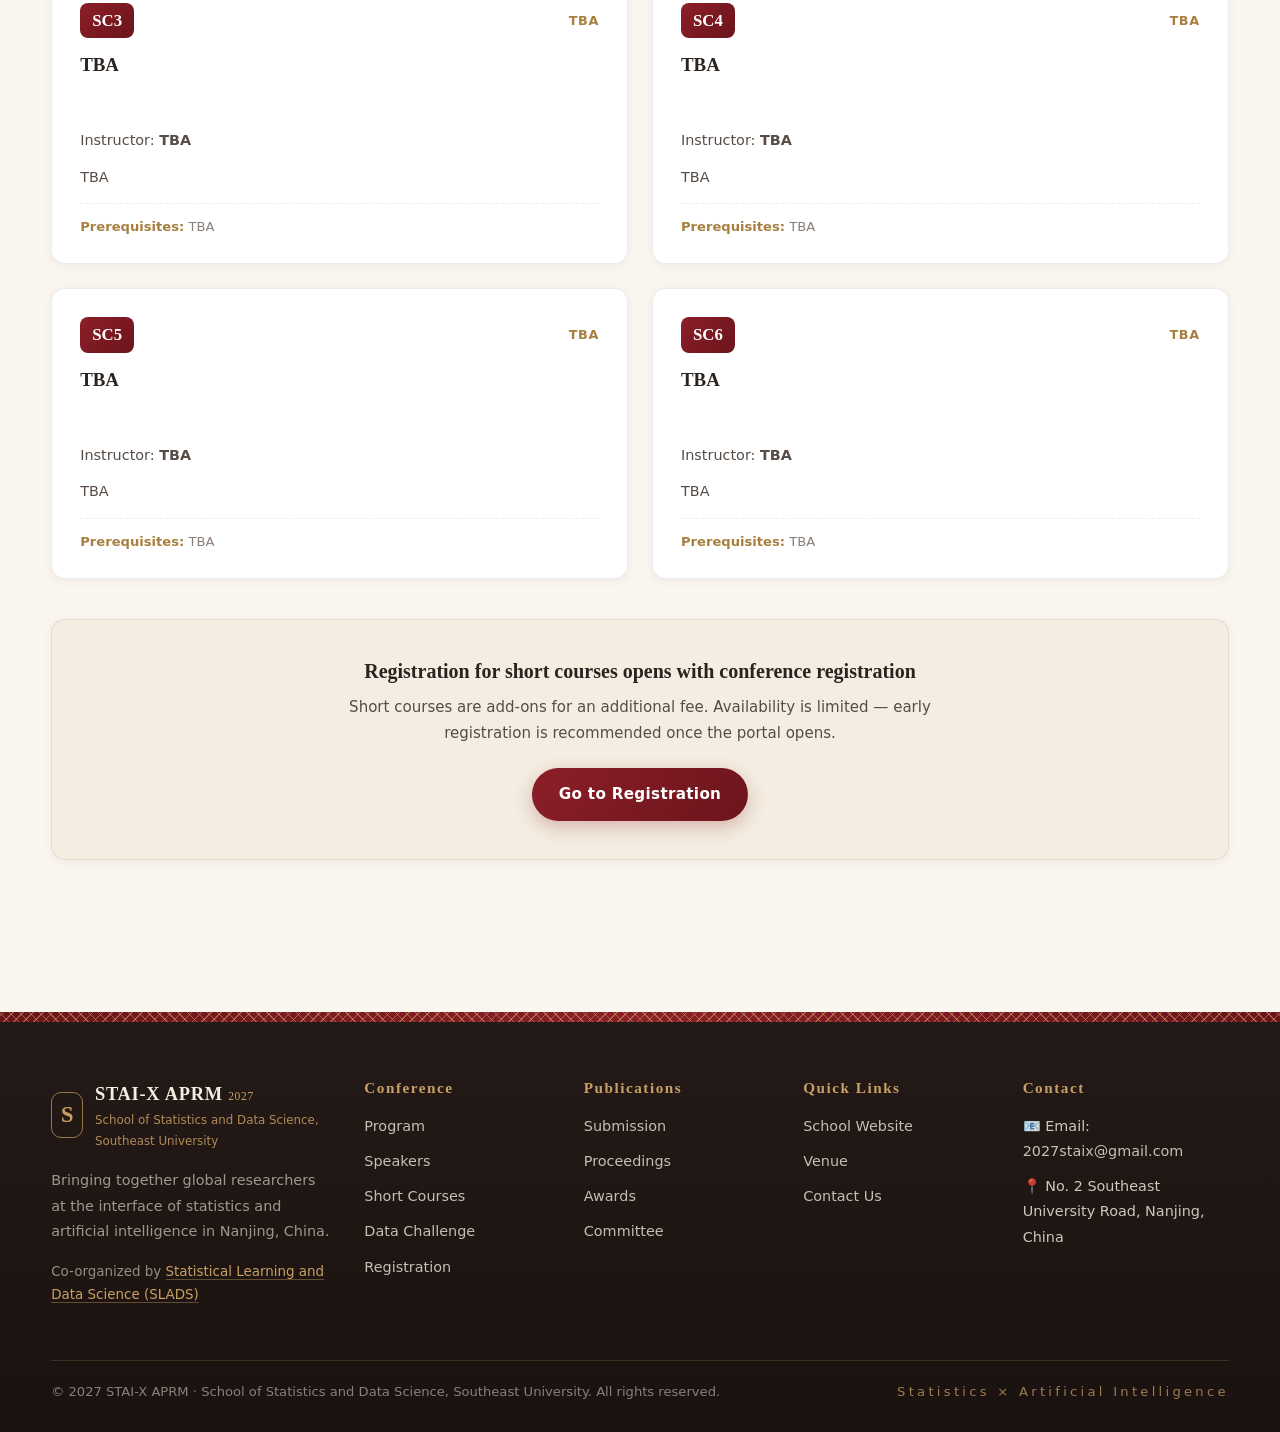
<file: short-courses/index.html>
<!DOCTYPE html>
<html lang="en">
  <head>
    <meta charset="UTF-8" />
    <meta name="viewport" content="width=device-width, initial-scale=1.0" />
    <link rel="icon" href="/assets/favicon.svg" />
    <title>Short Courses | STAI-X APRM</title>
    <script type="module" crossorigin src="/assets/shortcourses-C53qqgI8.js"></script>
    <link rel="modulepreload" crossorigin href="/assets/main-SCnLjk65.js">
    <link rel="stylesheet" crossorigin href="/assets/main-B9fsz-qi.css">
  </head>
  <body>
    <div id="app"></div>
  </body>
</html>
</file>
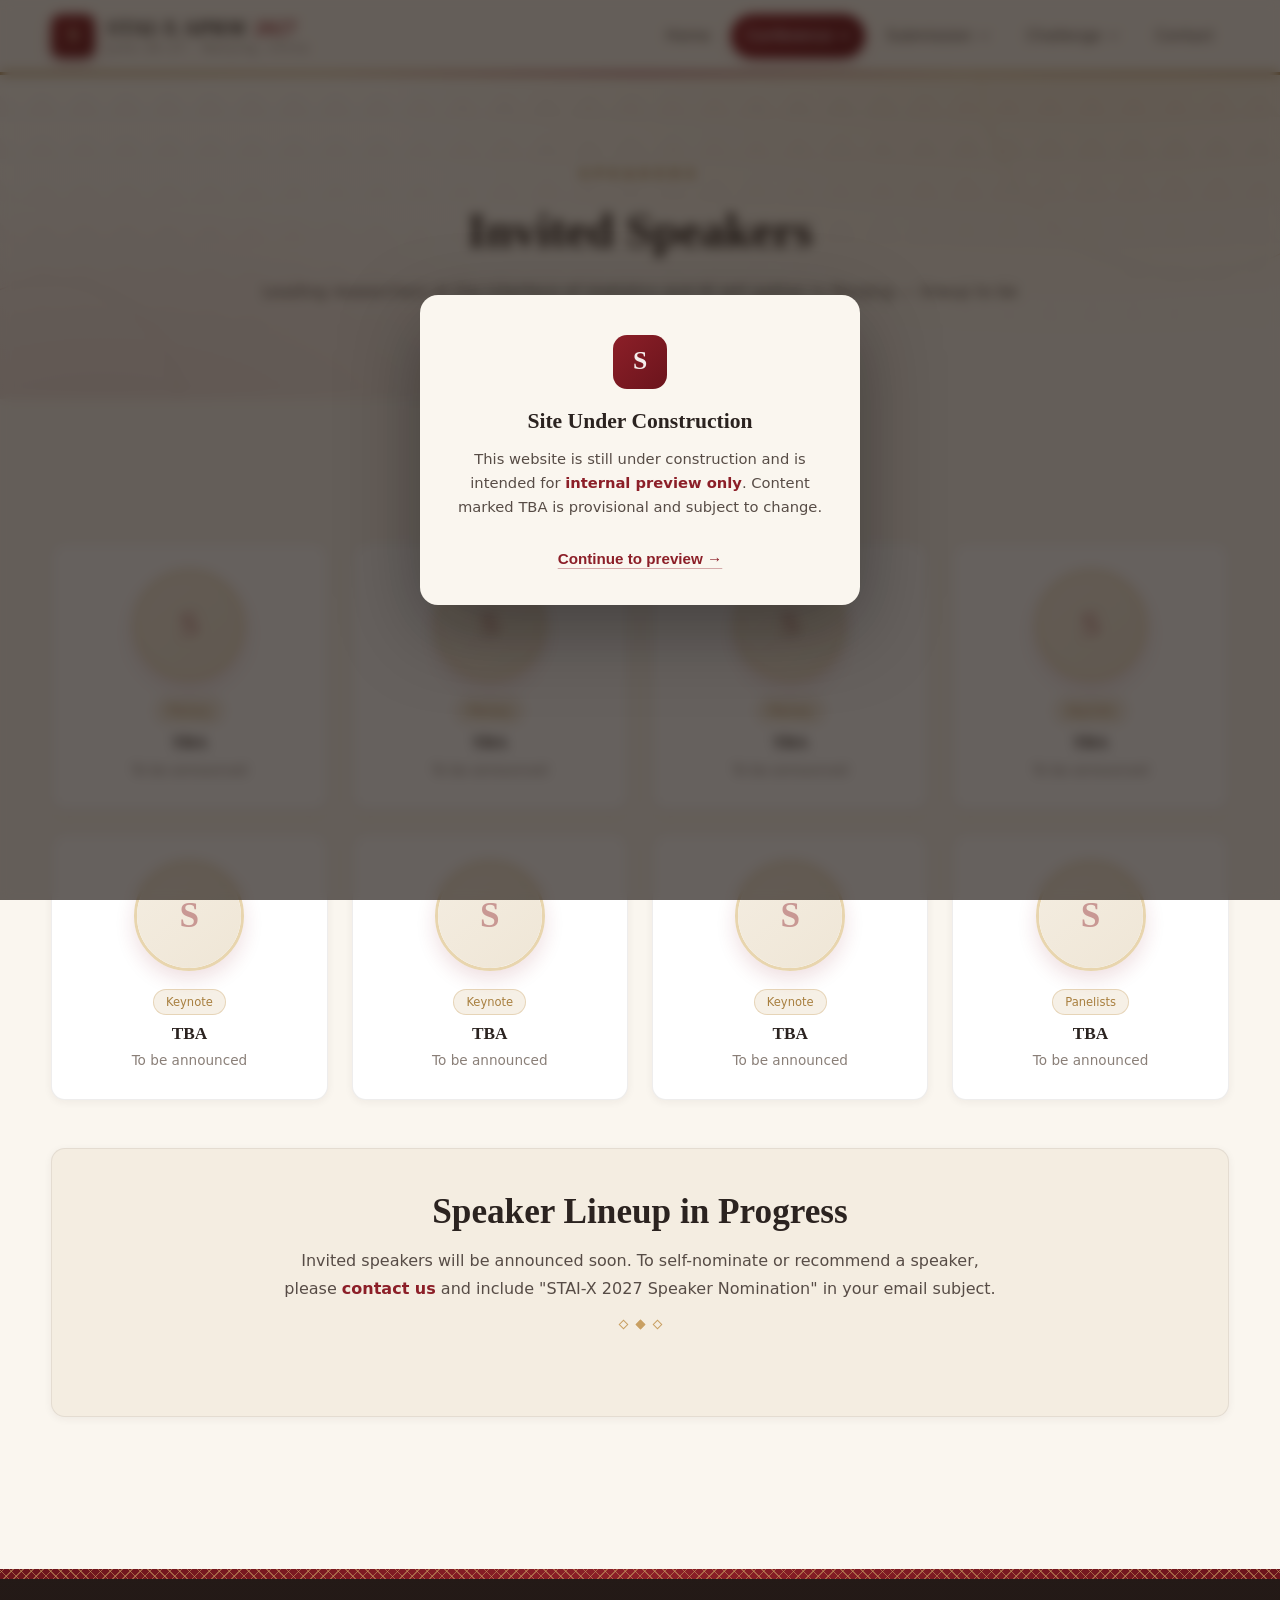
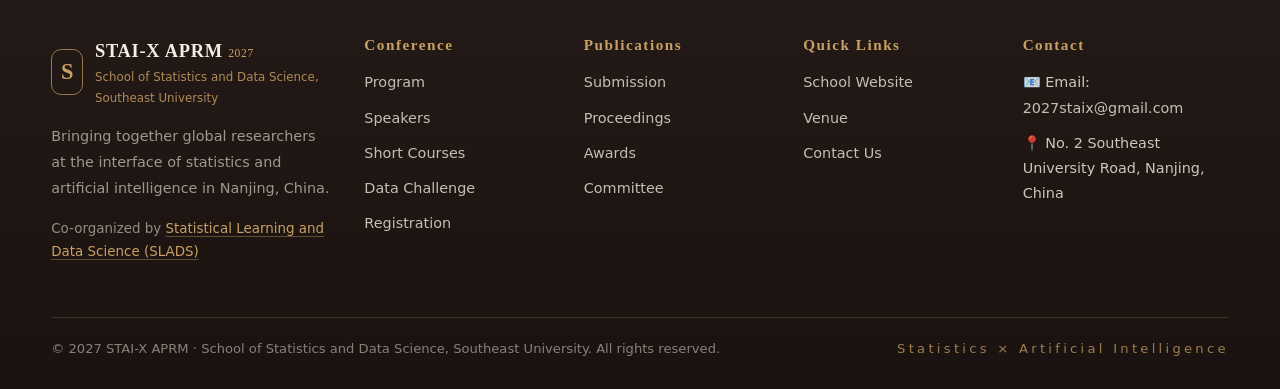
<file: speakers/index.html>
<!DOCTYPE html>
<html lang="en">
  <head>
    <meta charset="UTF-8" />
    <meta name="viewport" content="width=device-width, initial-scale=1.0" />
    <link rel="icon" href="/assets/favicon.svg" />
    <title>Speakers | STAI-X APRM</title>
    <script type="module" crossorigin src="/assets/speakers-BBXZ7K_8.js"></script>
    <link rel="modulepreload" crossorigin href="/assets/main-SCnLjk65.js">
    <link rel="stylesheet" crossorigin href="/assets/main-B9fsz-qi.css">
  </head>
  <body>
    <div id="app"></div>
  </body>
</html>
</file>
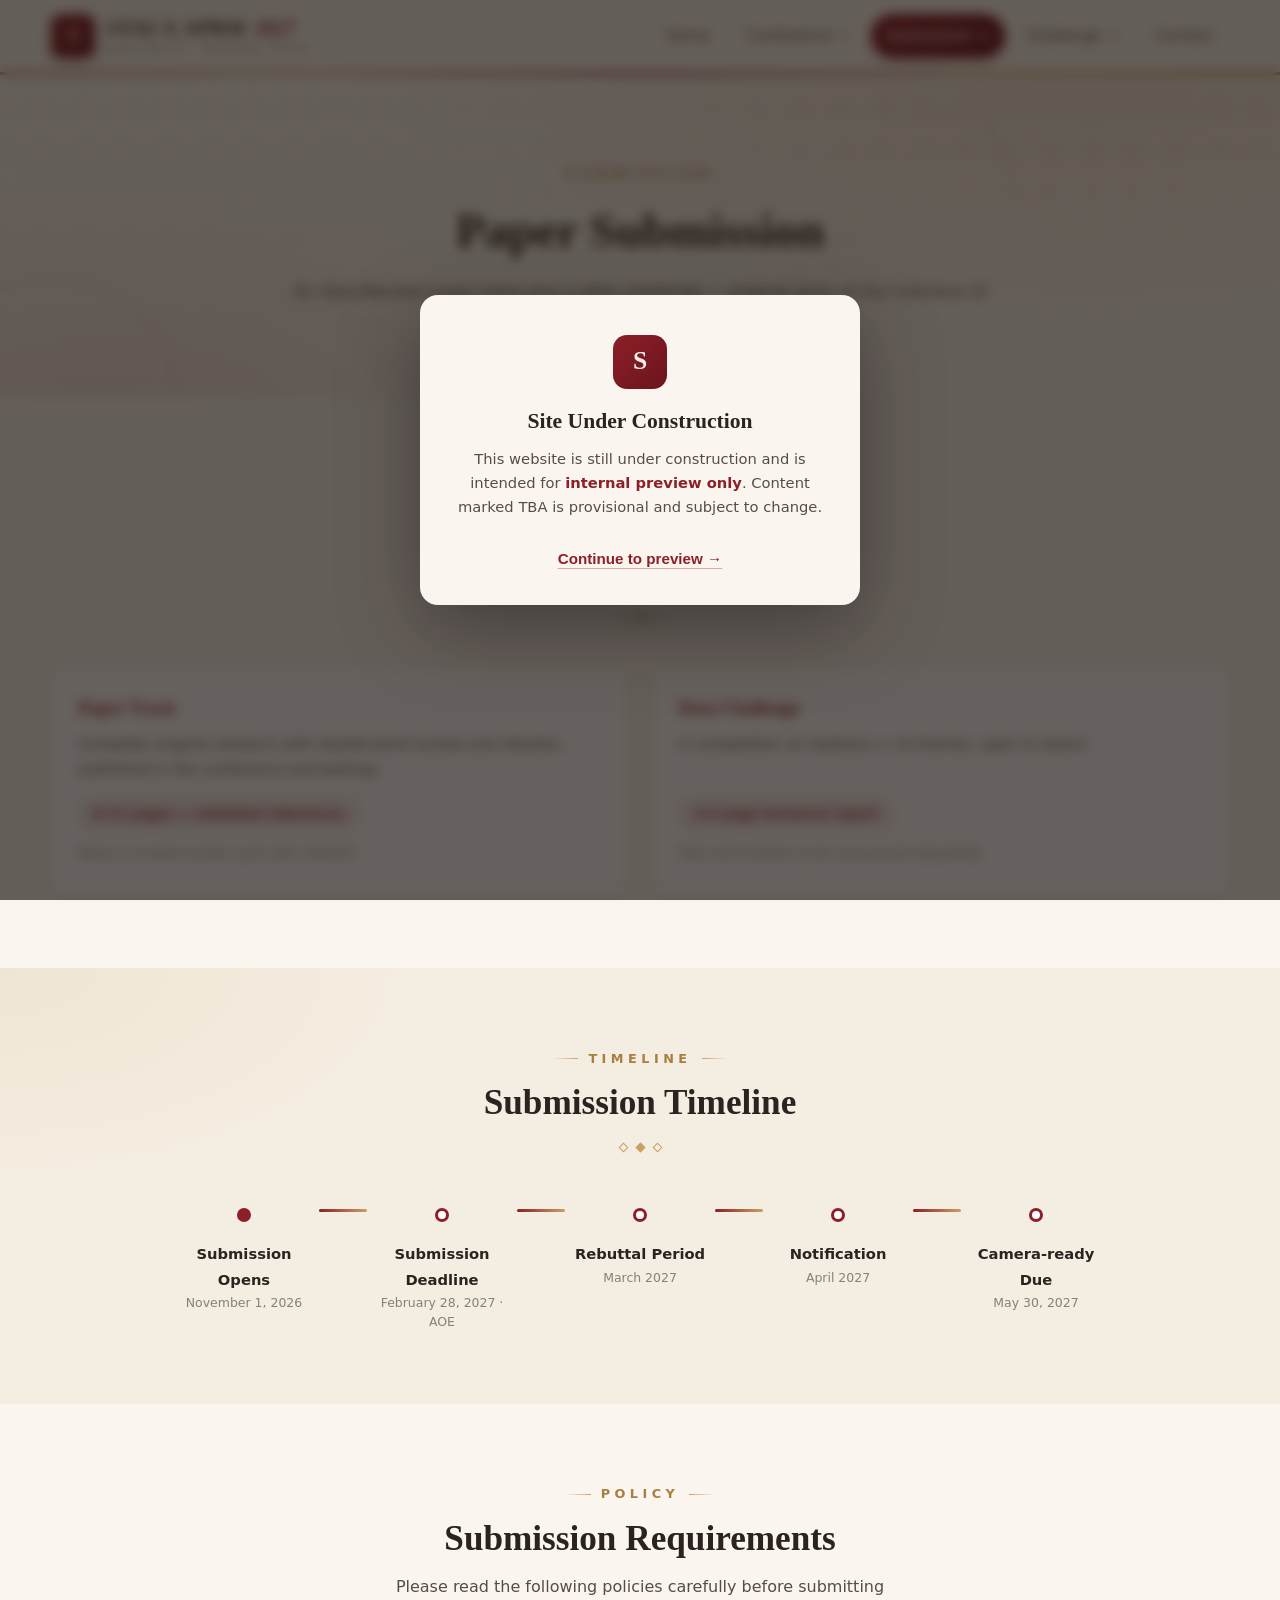
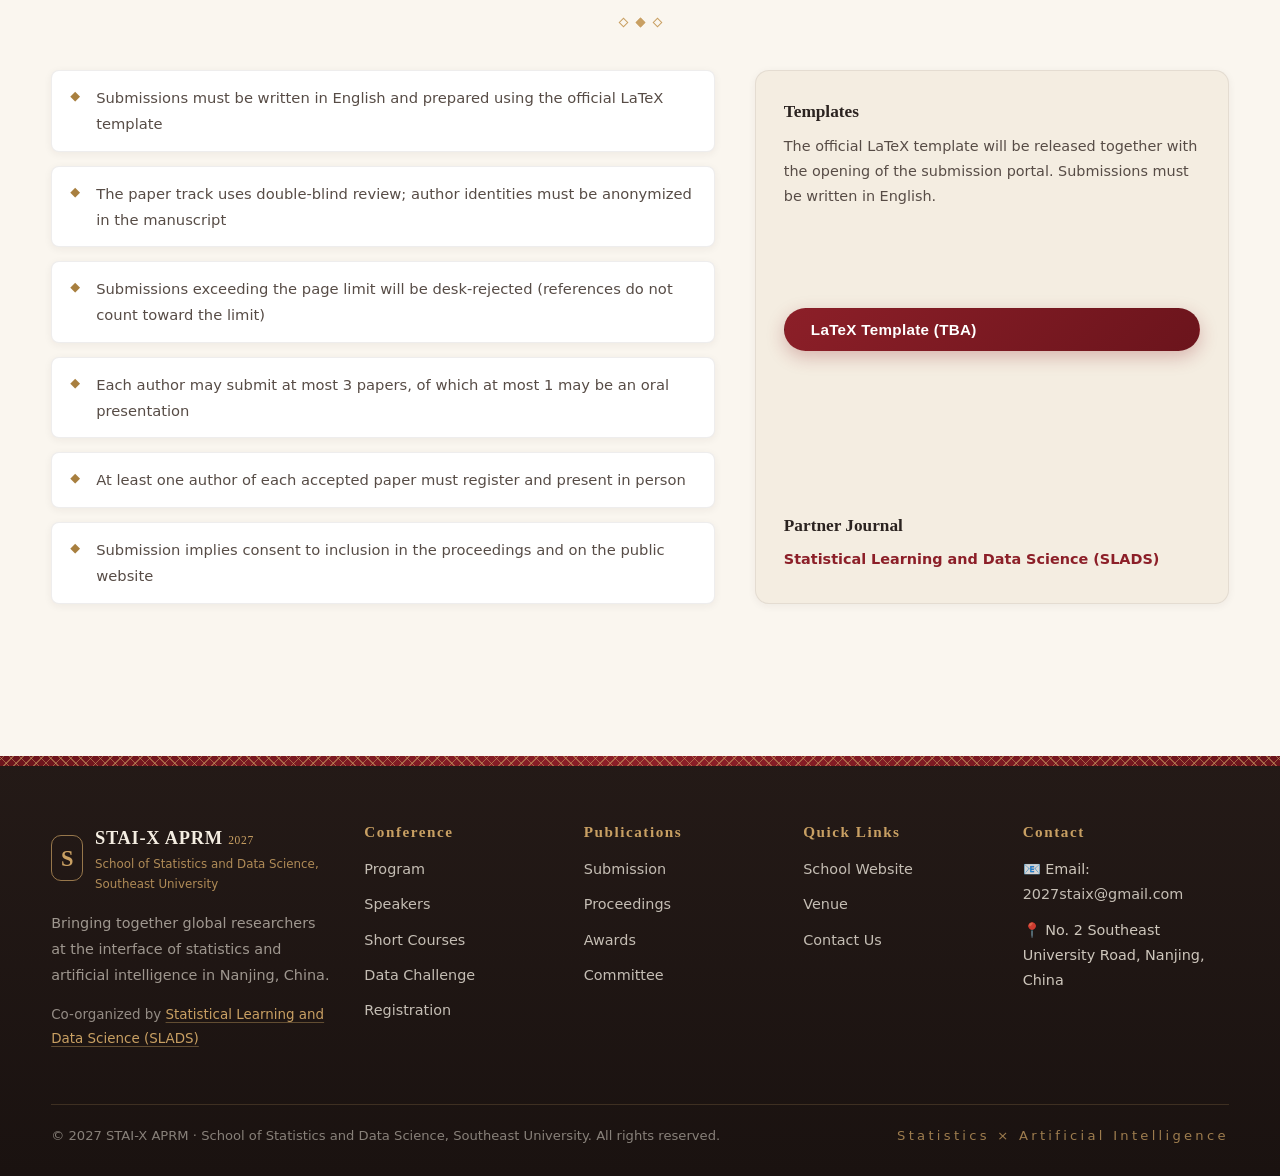
<file: submission/index.html>
<!DOCTYPE html>
<html lang="en">
  <head>
    <meta charset="UTF-8" />
    <meta name="viewport" content="width=device-width, initial-scale=1.0" />
    <link rel="icon" href="/assets/favicon.svg" />
    <title>Submission | STAI-X APRM</title>
    <script type="module" crossorigin src="/assets/submission-BSNbpPfe.js"></script>
    <link rel="modulepreload" crossorigin href="/assets/main-SCnLjk65.js">
    <link rel="stylesheet" crossorigin href="/assets/main-B9fsz-qi.css">
  </head>
  <body>
    <div id="app"></div>
  </body>
</html>
</file>
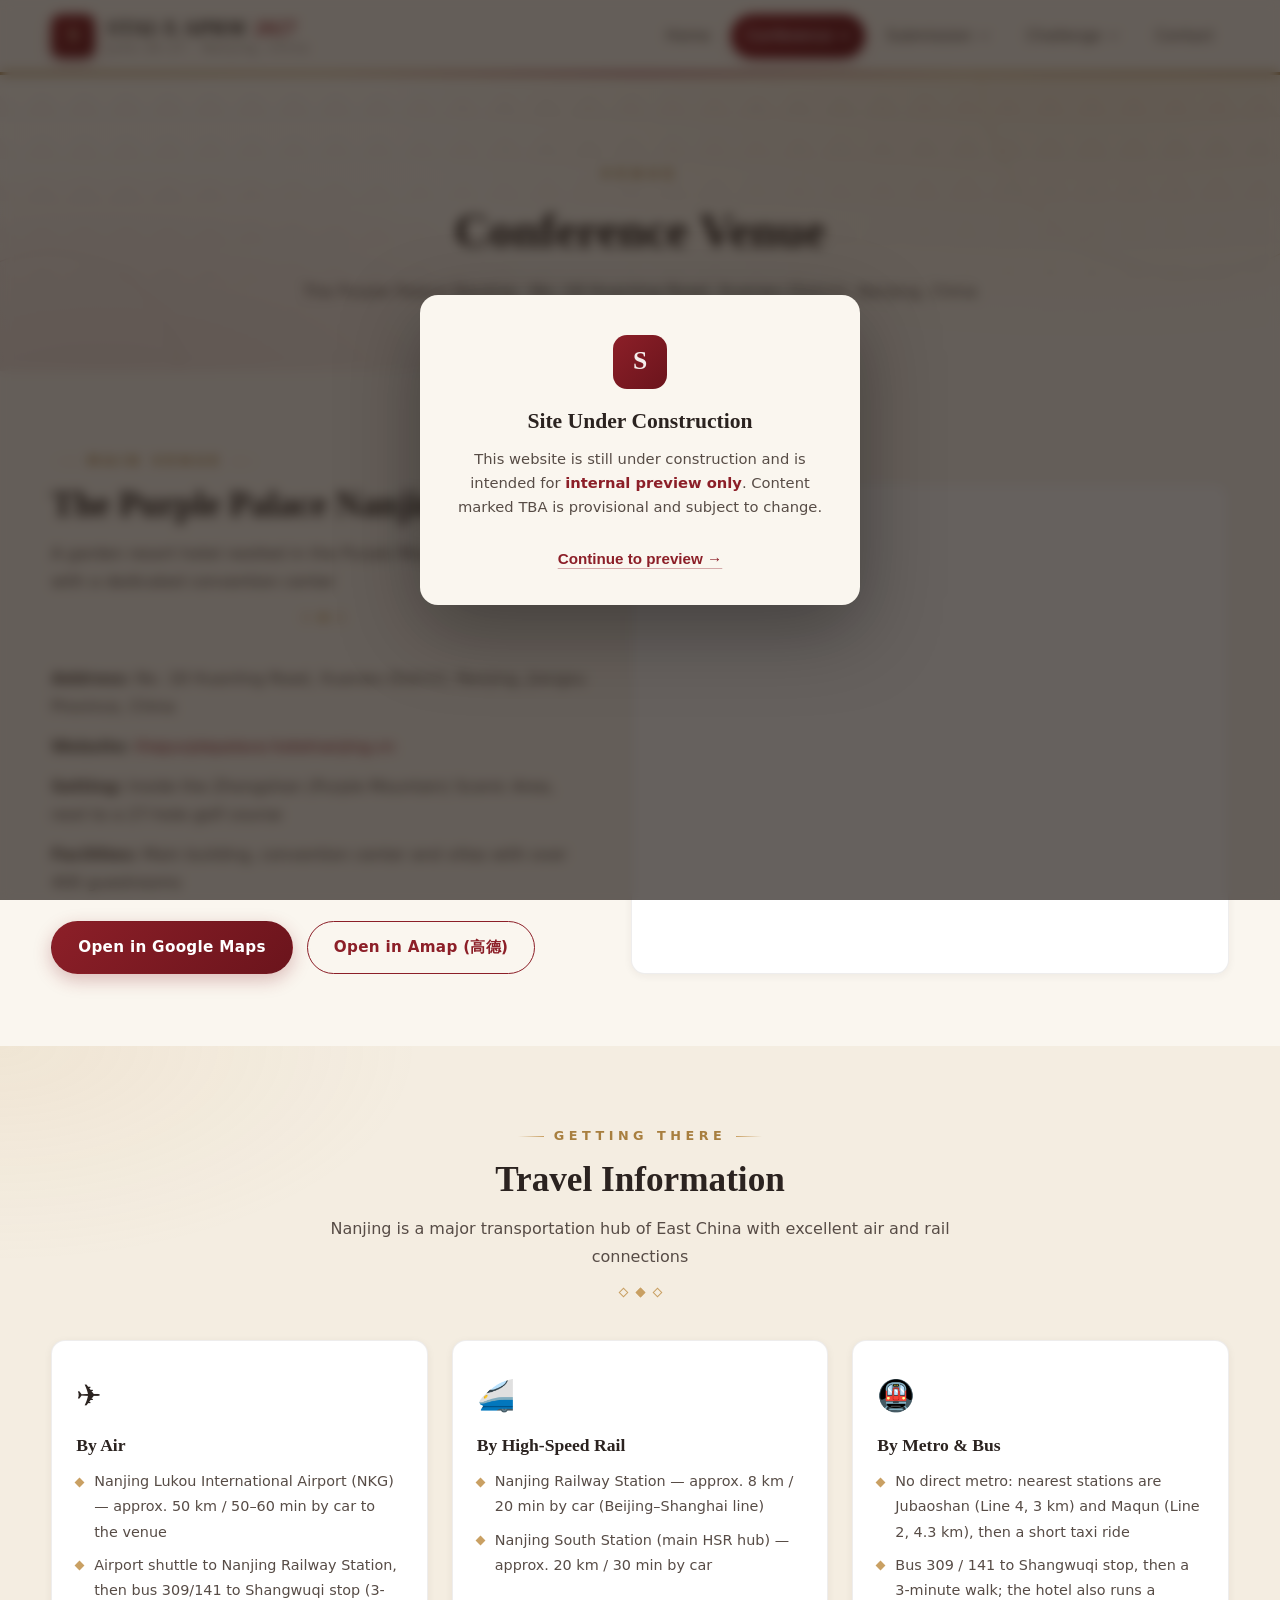
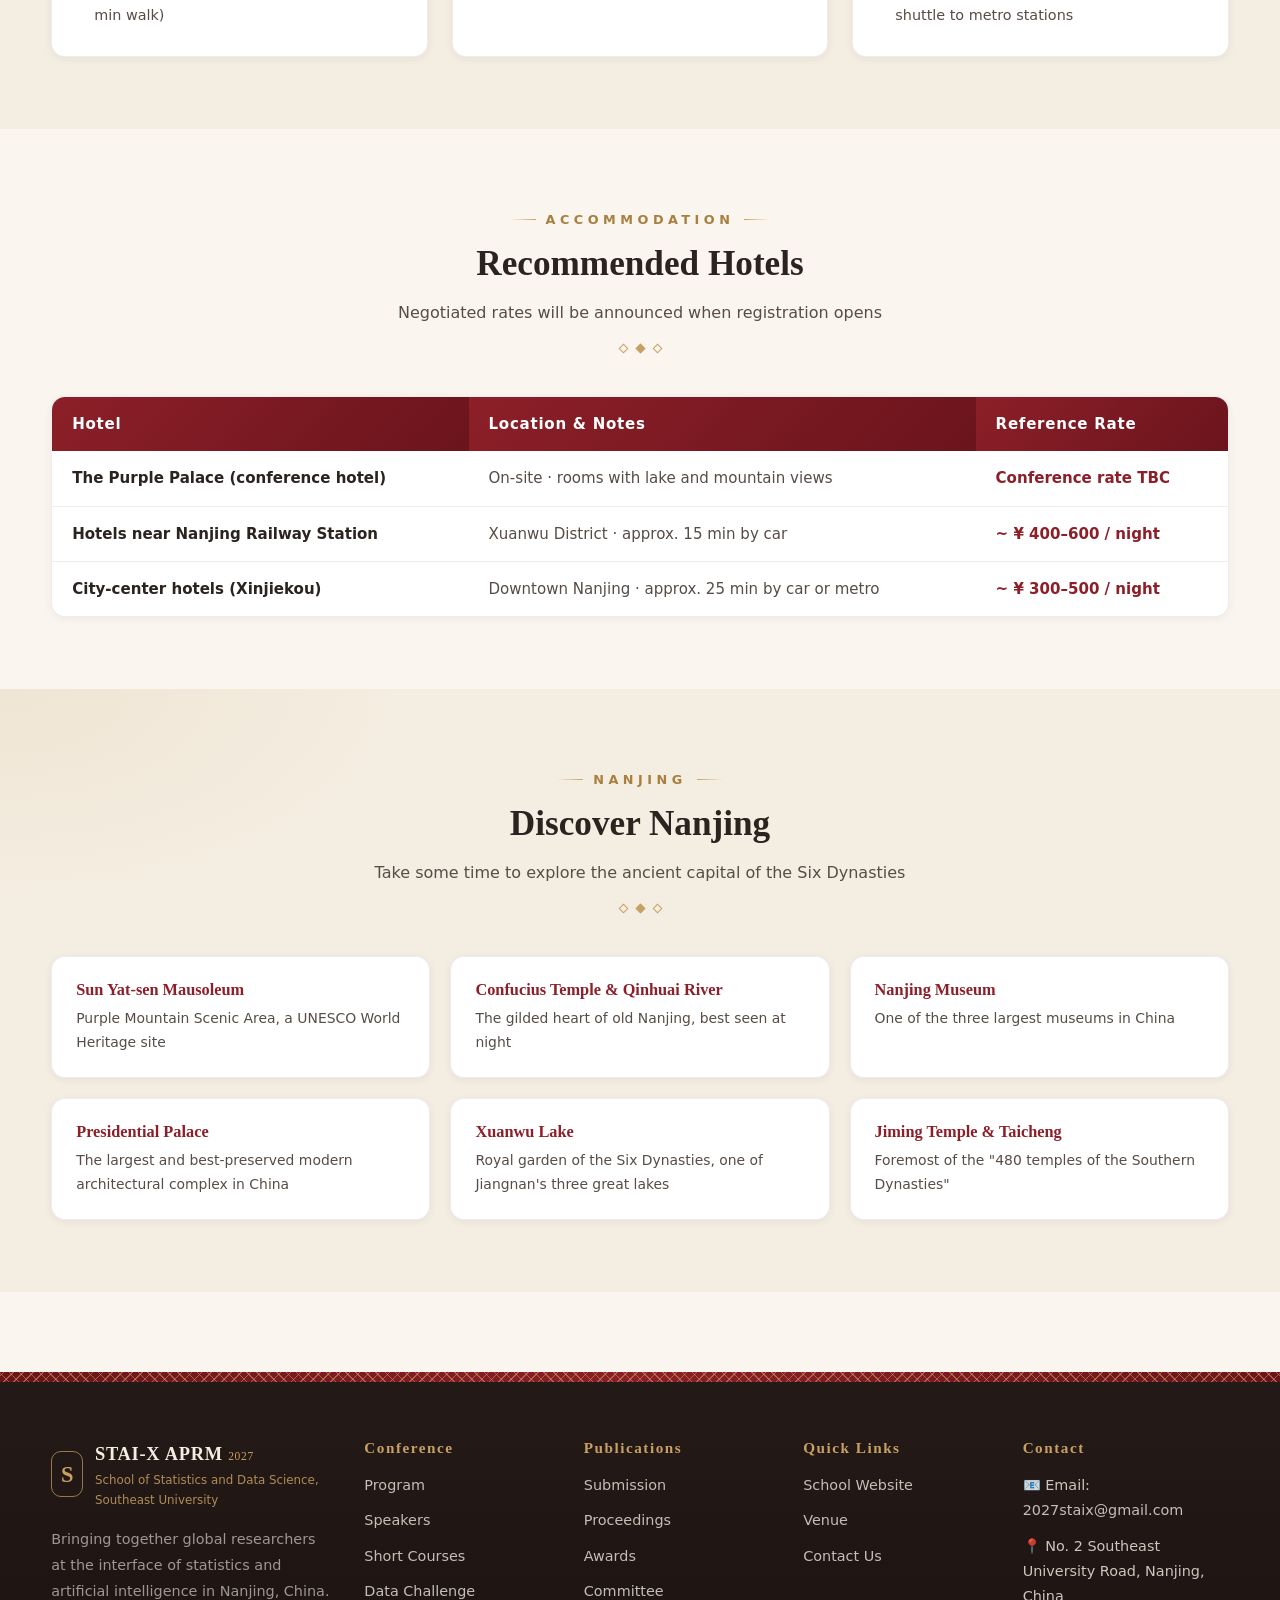
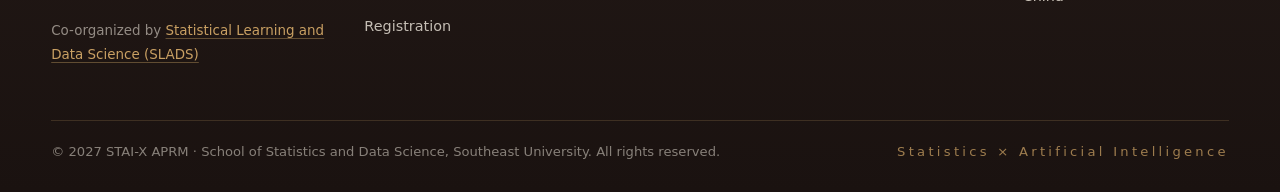
<file: venue/index.html>
<!DOCTYPE html>
<html lang="en">
  <head>
    <meta charset="UTF-8" />
    <meta name="viewport" content="width=device-width, initial-scale=1.0" />
    <link rel="icon" href="/assets/favicon.svg" />
    <title>Venue | STAI-X APRM</title>
    <script type="module" crossorigin src="/assets/venue-5E9CMsUK.js"></script>
    <link rel="modulepreload" crossorigin href="/assets/main-SCnLjk65.js">
    <link rel="stylesheet" crossorigin href="/assets/main-B9fsz-qi.css">
  </head>
  <body>
    <div id="app"></div>
  </body>
</html>
</file>
<file: assets/main-B9fsz-qi.css>
.header[data-v-fc92395a]{position:sticky;top:0;z-index:100;background:#faf6efeb;-webkit-backdrop-filter:blur(12px);backdrop-filter:blur(12px);transition:box-shadow .3s ease,background .3s ease}.header--scrolled[data-v-fc92395a]{background:#faf6effa;box-shadow:var(--shadow-md)}.header__inner[data-v-fc92395a]{display:flex;align-items:center;justify-content:space-between;gap:20px;padding:14px 0}.brand[data-v-fc92395a]{display:flex;align-items:center;gap:12px;color:var(--ink)}.brand__mark[data-v-fc92395a]{width:44px;height:44px;border-radius:10px;background:linear-gradient(140deg,var(--seu-red),var(--seu-red-deep));display:grid;place-items:center;box-shadow:0 4px 12px #8c1f284d;position:relative}.brand__mark[data-v-fc92395a]:after{content:"";position:absolute;top:3px;right:3px;bottom:3px;left:3px;border:1px solid rgba(232,213,174,.6);border-radius:7px}.brand__seal[data-v-fc92395a]{color:var(--yunjin-gold-light);font-family:var(--font-display);font-size:1.35rem;font-weight:700}.brand__text[data-v-fc92395a]{display:flex;flex-direction:column;line-height:1.25}.brand__name[data-v-fc92395a]{font-family:var(--font-display);font-size:1.25rem;font-weight:700;letter-spacing:.04em;display:inline-flex;align-items:center;gap:8px}.brand__name em[data-v-fc92395a]{font-style:normal;color:var(--seu-red)}.brand__badge[data-v-fc92395a]{font-family:var(--font-body);font-size:.62rem;font-weight:700;letter-spacing:.12em;text-transform:uppercase;color:var(--yunjin-gold-deep, #a8823f);border:1px solid rgba(201,160,99,.55);border-radius:999px;padding:2px 9px;white-space:nowrap;transform:translateY(-1px)}.brand__sub[data-v-fc92395a]{font-size:.72rem;color:var(--ink-mute);letter-spacing:.14em}.nav[data-v-fc92395a]{display:flex;align-items:center;gap:6px}.nav__item[data-v-fc92395a]{position:relative}.nav__link[data-v-fc92395a]{display:inline-flex;align-items:center;gap:5px;padding:9px 15px;border-radius:999px;font-size:.94rem;font-weight:500;font-family:var(--font-body);color:var(--ink-soft);background:none;border:none;cursor:pointer;transition:all .22s ease;white-space:nowrap}.nav__link[data-v-fc92395a]:hover{color:var(--seu-red);background:#8c1f2812}.nav__link--active[data-v-fc92395a]{color:#fff;background:linear-gradient(135deg,var(--seu-red),var(--seu-red-deep));box-shadow:0 4px 12px #8c1f2840}.nav__link--active[data-v-fc92395a]:hover{color:#fff}.nav__caret[data-v-fc92395a]{flex-shrink:0;margin-left:2px;opacity:.65;transition:transform .22s ease,opacity .22s ease}.nav__link:hover .nav__caret[data-v-fc92395a]{opacity:1}.nav__link--active .nav__caret[data-v-fc92395a]{opacity:.9}.nav__item--group:hover .nav__caret[data-v-fc92395a]{transform:rotate(180deg)}.dropdown[data-v-fc92395a]{position:absolute;top:100%;left:0;padding-top:8px;visibility:hidden;opacity:0;transform:translateY(-4px);transition:opacity .18s ease,transform .18s ease,visibility .18s}.dropdown--open[data-v-fc92395a]{visibility:visible;opacity:1;transform:translateY(0)}.dropdown__panel[data-v-fc92395a]{min-width:200px;background:#fff;border:1px solid var(--line-soft);border-radius:14px;box-shadow:var(--shadow-lg);padding:8px}.dropdown__link[data-v-fc92395a]{display:block;padding:10px 16px;border-radius:9px;font-size:.9rem;color:var(--ink-soft);transition:all .18s ease;white-space:nowrap}.dropdown__link[data-v-fc92395a]:hover{color:var(--seu-red);background:#8c1f280f}.dropdown__link--active[data-v-fc92395a]{color:var(--seu-red);background:#8c1f281a;font-weight:600}.header__goldline[data-v-fc92395a]{height:3px;background:linear-gradient(90deg,var(--yunjin-gold-deep),var(--yunjin-gold) 25%,var(--seu-red) 50%,var(--yunjin-gold) 75%,var(--yunjin-gold-deep))}.nav-toggle[data-v-fc92395a]{display:none;flex-direction:column;gap:5px;background:none;border:none;padding:8px;cursor:pointer}.nav-toggle span[data-v-fc92395a]{width:22px;height:2px;background:var(--ink);border-radius:2px;transition:all .25s ease}.mnav[data-v-fc92395a]{display:none}@media (max-width: 1024px){.nav[data-v-fc92395a]{display:none}.nav-toggle[data-v-fc92395a]{display:flex}.mnav[data-v-fc92395a]{position:absolute;top:100%;left:0;right:0;flex-direction:column;background:#faf6effc;padding:12px 20px 20px;gap:4px;box-shadow:var(--shadow-md);max-height:70vh;overflow-y:auto;display:none}.mnav--open[data-v-fc92395a]{display:flex}.mnav__link[data-v-fc92395a]{display:flex;align-items:center;justify-content:space-between;width:100%;text-align:center;padding:12px;border-radius:999px;font-size:.95rem;font-weight:500;font-family:var(--font-body);color:var(--ink-soft);background:none;border:none;cursor:pointer;transition:all .22s ease}.mnav__link[data-v-fc92395a]:hover,.mnav__trigger[data-v-fc92395a]:hover{color:var(--seu-red)}.mnav__link--active[data-v-fc92395a]{color:#fff;background:linear-gradient(135deg,var(--seu-red),var(--seu-red-deep))}.nav__caret--open[data-v-fc92395a]{transform:rotate(180deg)}.mnav__children[data-v-fc92395a]{display:flex;flex-direction:column;gap:2px;padding:4px 0 8px}.mnav__child[data-v-fc92395a]{padding:10px 16px 10px 28px;border-radius:9px;font-size:.9rem;color:var(--ink-soft);text-align:left;transition:all .18s ease}.mnav__child[data-v-fc92395a]:hover{color:var(--seu-red);background:#8c1f280f}.mnav__child--active[data-v-fc92395a]{color:var(--seu-red);background:#8c1f281a;font-weight:600}}.footer[data-v-545116af]{margin-top:80px;background:linear-gradient(180deg,#241a17,#1a1210);color:#f4ede1d1}.footer__lattice[data-v-545116af]{height:10px;background:repeating-linear-gradient(45deg,transparent 0 6px,rgba(201,160,99,.55) 6px 7px),repeating-linear-gradient(-45deg,transparent 0 6px,rgba(201,160,99,.55) 6px 7px),linear-gradient(90deg,var(--seu-red-deep),var(--seu-red) 50%,var(--seu-red-deep))}.footer__inner[data-v-545116af]{padding:56px 0 0}.footer__grid[data-v-545116af]{display:grid;grid-template-columns:1.5fr 1fr 1fr 1fr 1.1fr;gap:32px;padding-bottom:40px}.footer__logo[data-v-545116af]{display:flex;align-items:center;gap:12px}.footer__seal[data-v-545116af]{width:46px;height:46px;display:grid;place-items:center;border-radius:10px;border:1px solid rgba(201,160,99,.7);color:var(--yunjin-gold);font-family:var(--font-display);font-size:1.4rem;font-weight:700}.footer__name[data-v-545116af]{margin:0;font-family:var(--font-display);font-weight:700;font-size:1.15rem;color:#f4ede1;letter-spacing:.04em}.footer__first[data-v-545116af]{font-size:.72rem;font-weight:500;color:var(--yunjin-gold);letter-spacing:.06em;white-space:nowrap}.footer__host[data-v-545116af]{margin:0;font-size:.74rem;color:#c9a063d9}.footer__desc[data-v-545116af]{margin-top:16px;font-size:.9rem;line-height:1.8;color:#f4ede199}.footer__cohost[data-v-545116af]{margin-top:10px;font-size:.84rem;color:#f4ede18c}.footer__cohost a[data-v-545116af]{color:var(--yunjin-gold);text-decoration:underline;text-underline-offset:3px;text-decoration-color:#c9a06366}.footer__cohost a[data-v-545116af]:hover{text-decoration-color:var(--yunjin-gold)}.footer__col h4[data-v-545116af]{color:var(--yunjin-gold);font-size:.95rem;margin-bottom:16px;letter-spacing:.1em}.footer__col ul[data-v-545116af]{list-style:none;margin:0;padding:0;display:flex;flex-direction:column;gap:10px;font-size:.9rem}.footer__col a[data-v-545116af]{color:#f4ede1c7;transition:color .2s ease}.footer__col a[data-v-545116af]:hover{color:var(--yunjin-gold)}.footer__bottom[data-v-545116af]{border-top:1px solid rgba(201,160,99,.2);padding:20px 0 28px;display:flex;justify-content:space-between;align-items:center;gap:12px;flex-wrap:wrap;font-size:.82rem;color:#f4ede180}.footer__bottom p[data-v-545116af]{margin:0}.footer__motto[data-v-545116af]{letter-spacing:.25em;color:#c9a063bf}@media (max-width: 1080px){.footer__grid[data-v-545116af]{grid-template-columns:1fr 1fr 1fr}}@media (max-width: 760px){.footer__grid[data-v-545116af]{grid-template-columns:1fr 1fr}}@media (max-width: 640px){.footer__grid[data-v-545116af]{grid-template-columns:1fr;gap:28px}.footer__bottom[data-v-545116af]{flex-direction:column;text-align:center}}.pv-mask[data-v-9cbb23f4]{position:fixed;top:0;right:0;bottom:0;left:0;z-index:9999;display:flex;align-items:center;justify-content:center;padding:24px;background:#18100ca8;-webkit-backdrop-filter:blur(6px);backdrop-filter:blur(6px);animation:pv-fade-9cbb23f4 .3s ease}.pv-dialog[data-v-9cbb23f4]{max-width:440px;width:100%;background:var(--paper, #faf7f2);border-radius:18px;padding:40px 36px 32px;text-align:center;box-shadow:0 24px 80px #00000059;animation:pv-rise-9cbb23f4 .35s cubic-bezier(.22,1,.36,1)}.pv-seal[data-v-9cbb23f4]{width:54px;height:54px;margin:0 auto 18px;border-radius:14px;display:flex;align-items:center;justify-content:center;background:linear-gradient(135deg,var(--seu-red, #8c1f28),var(--seu-red-deep, #5f1219));color:#f4edeb;font-family:var(--font-display, serif);font-size:1.6rem;font-weight:700}.pv-title[data-v-9cbb23f4]{margin:0 0 12px;font-family:var(--font-display, serif);font-size:1.35rem;color:var(--ink, #2a2320)}.pv-text[data-v-9cbb23f4]{margin:0 0 26px;font-size:.92rem;line-height:1.65;color:var(--ink-soft, #5c534d)}.pv-text strong[data-v-9cbb23f4]{color:var(--seu-red, #8c1f28)}.pv-continue[data-v-9cbb23f4]{-webkit-appearance:none;-moz-appearance:none;appearance:none;border:none;cursor:pointer;background:transparent;padding:0;font-size:.95rem;font-weight:600;color:var(--seu-red, #8c1f28);text-decoration:underline;text-underline-offset:4px;text-decoration-color:#8c1f2859;transition:text-decoration-color .2s ease}.pv-continue[data-v-9cbb23f4]:hover{text-decoration-color:var(--seu-red, #8c1f28)}@keyframes pv-fade-9cbb23f4{0%{opacity:0}to{opacity:1}}@keyframes pv-rise-9cbb23f4{0%{opacity:0;transform:translateY(16px) scale(.97)}to{opacity:1;transform:translateY(0) scale(1)}}@media (max-width: 480px){.pv-dialog[data-v-9cbb23f4]{padding:32px 24px 26px}.pv-title[data-v-9cbb23f4]{font-size:1.15rem}}.shead[data-v-a8913cf5]{text-align:center;margin-bottom:44px}.shead__kicker[data-v-a8913cf5]{display:inline-flex;align-items:center;gap:10px;font-size:.8rem;letter-spacing:.35em;text-transform:uppercase;color:var(--yunjin-gold-deep);font-weight:600;margin:0 0 10px}.shead__kicker[data-v-a8913cf5]:before,.shead__kicker[data-v-a8913cf5]:after{content:"";width:26px;height:1px;background:linear-gradient(90deg,transparent,var(--yunjin-gold))}.shead__kicker[data-v-a8913cf5]:after{background:linear-gradient(90deg,var(--yunjin-gold),transparent)}.shead__title[data-v-a8913cf5]{font-size:clamp(1.6rem,3.2vw,2.2rem);font-weight:700;margin:0}.shead__subtitle[data-v-a8913cf5]{margin:12px auto 0;max-width:720px;color:var(--ink-soft)}.shead__lattice[data-v-a8913cf5]{display:flex;justify-content:center;gap:10px;margin-top:18px}.shead__lattice i[data-v-a8913cf5]{width:7px;height:7px;border:1px solid var(--yunjin-gold);transform:rotate(45deg)}.shead__lattice i.is-fill[data-v-a8913cf5]{background:var(--yunjin-gold)}.hero[data-v-183f1929]{position:relative;padding:110px 0 96px;overflow:hidden;background:radial-gradient(900px 480px at 78% -8%,rgba(201,160,99,.22),transparent 62%),radial-gradient(800px 460px at 6% 108%,rgba(140,31,40,.14),transparent 60%),linear-gradient(180deg,#241a17,#2e211c 55%,#3a2a22);color:#f4ede1;text-align:center}.hero__decor[data-v-183f1929]{position:absolute;top:0;right:0;bottom:0;left:0;pointer-events:none}.hero__lattice[data-v-183f1929]{position:absolute;top:0;right:0;bottom:0;left:0;background-image:linear-gradient(45deg,rgba(232,213,174,.05) 25%,transparent 25.5%),linear-gradient(-45deg,rgba(232,213,174,.05) 25%,transparent 25.5%);background-size:48px 48px;-webkit-mask-image:linear-gradient(180deg,rgba(0,0,0,.9),transparent 90%);mask-image:linear-gradient(180deg,rgba(0,0,0,.9),transparent 90%)}.hero__cloud[data-v-183f1929]{position:absolute;width:340px;height:120px;border-radius:999px;filter:blur(6px);opacity:.5}.hero__cloud--1[data-v-183f1929]{top:14%;left:-80px;background:radial-gradient(closest-side,rgba(201,160,99,.35),transparent 70%);animation:floatY 9s ease-in-out infinite}.hero__cloud--2[data-v-183f1929]{bottom:18%;right:-60px;background:radial-gradient(closest-side,rgba(179,39,51,.4),transparent 70%);animation:floatY 11s ease-in-out infinite reverse}.hero__ring[data-v-183f1929]{position:absolute;width:560px;height:560px;border:1px solid rgba(232,213,174,.14);border-radius:50%;top:-200px;right:-160px}.hero__petal[data-v-183f1929]{position:absolute;width:300px;height:300px;bottom:-160px;left:-110px;border:1px dashed rgba(201,160,99,.25);border-radius:42% 58% 60% 40%/45% 40% 60% 55%}.hero__inner[data-v-183f1929]{position:relative}.hero__title[data-v-183f1929]{font-family:var(--font-display);font-size:clamp(3rem,8vw,5.6rem);font-weight:800;margin:0;letter-spacing:.02em;color:#faf6ef;text-shadow:0 4px 30px rgba(0,0,0,.35)}.hero__year[data-v-183f1929]{color:var(--yunjin-gold);background:linear-gradient(135deg,#e8d5ae,#c9a063);-webkit-background-clip:text;background-clip:text;-webkit-text-fill-color:transparent}.hero__event-meta[data-v-183f1929]{margin:12px auto 0;font-family:var(--font-body);font-size:clamp(1.2rem,3vw,2.4rem);font-weight:600;letter-spacing:.08em;color:var(--yunjin-gold)}.hero__cn[data-v-183f1929]{margin:18px auto 0;max-width:820px;font-family:var(--font-display);font-size:clamp(1.05rem,2.2vw,1.45rem);color:#f4ede1f0;letter-spacing:.06em;line-height:1.5}.hero__tba[data-v-183f1929]{font-size:.72em;opacity:.62;letter-spacing:.08em}.hero__en[data-v-183f1929]{margin:16px auto 0;max-width:640px;font-size:.9rem;color:#f4ede18c;letter-spacing:.04em;line-height:1.7}.hero__meta[data-v-183f1929]{margin:38px auto 0;display:inline-flex;align-items:center;gap:22px;flex-wrap:wrap;justify-content:center;padding:16px 30px;border:1px solid rgba(232,213,174,.25);border-radius:var(--radius-lg);background:#00000038;-webkit-backdrop-filter:blur(6px);backdrop-filter:blur(6px)}.hero__meta-item[data-v-183f1929]{display:flex;flex-direction:column;align-items:center;gap:2px}.hero__meta-label[data-v-183f1929]{font-size:.7rem;letter-spacing:.35em;color:var(--yunjin-gold);text-transform:uppercase}.hero__meta-value[data-v-183f1929]{font-size:.95rem;font-weight:600;color:#f4ede1}.hero__meta-divider[data-v-183f1929]{width:1px;height:34px;background:linear-gradient(180deg,transparent,rgba(232,213,174,.4),transparent)}.hero__actions[data-v-183f1929]{margin-top:36px;display:flex;gap:16px;justify-content:center;flex-wrap:wrap}.hero__actions .btn[data-v-183f1929]{min-width:178px;justify-content:center}.hero__scroll[data-v-183f1929]{margin-top:46px;display:inline-block}.hero__scroll span[data-v-183f1929]{display:block;width:22px;height:36px;border:1.5px solid rgba(232,213,174,.5);border-radius:12px;position:relative}.hero__scroll span[data-v-183f1929]:after{content:"";position:absolute;top:7px;left:50%;width:3px;height:7px;border-radius:2px;background:var(--yunjin-gold);transform:translate(-50%);animation:scrollHint-183f1929 1.8s ease-in-out infinite}@keyframes scrollHint-183f1929{0%,to{opacity:1;transform:translate(-50%)}55%{opacity:.25;transform:translate(-50%,10px)}}.mission__grid[data-v-183f1929]{display:grid;grid-template-columns:320px 1fr;gap:64px;align-items:center}.mission__mark[data-v-183f1929]{position:relative;width:240px;height:240px;margin:0 auto;display:grid;place-items:center}.mission__seal[data-v-183f1929]{width:128px;height:128px;display:grid;place-items:center;border-radius:22px;background:linear-gradient(140deg,var(--seu-red),var(--seu-red-deep));color:var(--yunjin-gold-light);font-family:var(--font-display);font-size:3.6rem;font-weight:700;box-shadow:0 18px 44px #8c1f2852;position:relative;z-index:1}.mission__seal[data-v-183f1929]:after{content:"";position:absolute;top:8px;right:8px;bottom:8px;left:8px;border:1px solid rgba(232,213,174,.55);border-radius:15px}.mission__ring[data-v-183f1929]{position:absolute;top:18px;right:18px;bottom:18px;left:18px;border:1px dashed rgba(201,160,99,.6);border-radius:50%;animation:spin-183f1929 26s linear infinite}.mission__ring--2[data-v-183f1929]{top:0;right:0;bottom:0;left:0;border-style:solid;border-color:#8c1f282e;animation-duration:40s;animation-direction:reverse}@keyframes spin-183f1929{to{transform:rotate(360deg)}}.mission__kicker[data-v-183f1929]{font-size:.8rem;letter-spacing:.4em;text-transform:uppercase;color:var(--yunjin-gold-deep);font-weight:600;margin:0 0 12px}.mission__title[data-v-183f1929]{font-size:clamp(1.5rem,3vw,2.1rem);font-weight:700;margin:0 0 22px}.mission__tba[data-v-183f1929]{font-size:.6em;font-weight:500;opacity:.55}.mission__text[data-v-183f1929]{color:var(--ink-soft);margin:0 0 16px}.why-attend[data-v-183f1929]{background:var(--paper-warm)}.why-attend__list[data-v-183f1929]{margin:0;padding:26px 32px;list-style:none;display:grid;grid-template-columns:1fr 1fr;gap:18px 34px}.why-attend__list li[data-v-183f1929]{position:relative;padding-left:26px;font-size:1.15rem;font-weight:600;line-height:1.55;color:var(--ink-soft)}.why-attend__list li[data-v-183f1929]:before{content:"◆";position:absolute;left:0;top:.15em;color:var(--yunjin-gold-deep);font-size:.72rem}.stats__bar[data-v-183f1929]{display:grid;grid-template-columns:repeat(4,1fr);background:linear-gradient(135deg,var(--seu-red),var(--seu-red-deep));border-radius:var(--radius-lg);padding:34px 20px;box-shadow:var(--shadow-lg);position:relative;overflow:hidden}.stats__bar[data-v-183f1929]:before{content:"";position:absolute;top:0;right:0;bottom:0;left:0;background-image:linear-gradient(45deg,rgba(232,213,174,.07) 25%,transparent 25.5%),linear-gradient(-45deg,rgba(232,213,174,.07) 25%,transparent 25.5%);background-size:36px 36px;pointer-events:none}.stats__item[data-v-183f1929]{text-align:center;color:#f4ede1;position:relative}.stats__value[data-v-183f1929]{display:block;font-family:var(--font-display);font-size:clamp(1.8rem,3.4vw,2.6rem);font-weight:800;color:var(--yunjin-gold-light)}.stats__label[data-v-183f1929]{font-size:.85rem;letter-spacing:.12em;opacity:.85}.activities__grid[data-v-183f1929]{display:grid;grid-template-columns:repeat(3,1fr);gap:26px}.activities__card[data-v-183f1929]{padding:34px 28px 30px;display:flex;flex-direction:column;text-align:center}.activities__icon[data-v-183f1929]{font-size:2.2rem;display:block;margin-bottom:14px}.activities__card h3[data-v-183f1929]{font-size:1.18rem;margin-bottom:10px}.activities__card p[data-v-183f1929]{margin:0 0 18px;font-size:.9rem;color:var(--ink-soft);line-height:1.65;flex:1}.activities__link[data-v-183f1929]{font-weight:600;font-size:.92rem}.announcements__list[data-v-183f1929]{display:flex;flex-direction:column;gap:14px;max-width:860px;margin:0 auto}.announcements__item[data-v-183f1929]{display:flex;align-items:center;gap:16px;padding:18px 24px;color:var(--ink)}.announcements__date[data-v-183f1929]{font-family:var(--font-display);font-weight:700;color:var(--yunjin-gold-deep);white-space:nowrap}.announcements__tag[data-v-183f1929]{flex-shrink:0;padding:3px 12px;font-size:.76rem;border-radius:999px;background:#8c1f2814;color:var(--seu-red);border:1px solid rgba(140,31,40,.2);white-space:nowrap}.announcements__tag--hot[data-v-183f1929]{background:linear-gradient(135deg,var(--seu-red),var(--seu-red-deep));color:#fff;border-color:transparent}.announcements__text[data-v-183f1929]{flex:1;color:var(--ink-soft);font-size:.95rem}.announcements__arrow[data-v-183f1929]{color:var(--yunjin-gold-deep);transition:transform .25s ease}.announcements__item:hover .announcements__arrow[data-v-183f1929]{transform:translate(4px)}.topics__grid[data-v-183f1929]{display:grid;grid-template-columns:repeat(3,1fr);gap:26px}.topics__card[data-v-183f1929]{padding:34px 28px 28px;position:relative;overflow:hidden}.topics__card[data-v-183f1929]:before{content:"";position:absolute;top:0;left:0;right:0;height:4px;background:linear-gradient(90deg,var(--seu-red),var(--yunjin-gold));transform:scaleX(0);transform-origin:left;transition:transform .35s ease}.topics__card[data-v-183f1929]:hover:before{transform:scaleX(1)}.topics__icon[data-v-183f1929]{width:56px;height:56px;display:grid;place-items:center;border-radius:14px;background:#8c1f2812;color:var(--seu-red);font-size:1.5rem;font-weight:700;margin-bottom:18px;border:1px solid rgba(140,31,40,.14)}.topics__title[data-v-183f1929]{font-size:1.08rem;font-weight:700;margin-bottom:18px;line-height:1.45;min-height:62px}.topics__list[data-v-183f1929]{list-style:none;padding:0;margin:0;display:flex;flex-direction:column;gap:10px}.topics__list li[data-v-183f1929]{position:relative;padding-left:20px;color:var(--ink-soft);font-size:.92rem}.topics__list li[data-v-183f1929]:before{content:"";position:absolute;left:2px;top:.62em;width:7px;height:7px;transform:rotate(45deg);background:var(--yunjin-gold)}.dates[data-v-183f1929]{background:radial-gradient(800px 400px at 100% 0%,rgba(201,160,99,.12),transparent 60%),var(--paper-warm)}.dates--priority[data-v-183f1929]{padding-top:72px}.dates__grid[data-v-183f1929]{display:grid;grid-template-columns:repeat(4,1fr);gap:18px}.dates__item[data-v-183f1929]{display:flex;gap:14px;background:var(--card);border:1px solid var(--line-soft);border-radius:var(--radius-md);padding:20px;transition:transform .25s ease,box-shadow .25s ease}.dates__item[data-v-183f1929]:hover{transform:translateY(-3px);box-shadow:var(--shadow-md)}.dates__item--featured[data-v-183f1929]{border:3px solid var(--seu-red)}.dates__num[data-v-183f1929]{font-family:var(--font-display);font-size:1.9rem;font-weight:800;color:#8c1f2829;line-height:1}.dates__label[data-v-183f1929]{margin:0;font-weight:700;color:var(--ink);font-size:.98rem}.dates__value[data-v-183f1929]{margin:4px 0 0;color:var(--seu-red);font-weight:600;font-size:.95rem}.dates__note[data-v-183f1929]{margin:4px 0 0;color:var(--ink-mute);font-size:.82rem}.partners[data-v-183f1929]{background:radial-gradient(800px 400px at 0% 0%,rgba(201,160,99,.1),transparent 60%),var(--paper-warm)}.partners__grid[data-v-183f1929]{display:grid;grid-template-columns:1fr 1fr;gap:26px;max-width:980px;margin:0 auto}.partners__card[data-v-183f1929]{padding:34px 30px}.partners__card h3[data-v-183f1929]{font-size:1.18rem;margin-bottom:12px}.partners__card p[data-v-183f1929]{margin:0 0 16px;font-size:.9rem;color:var(--ink-soft);line-height:1.65}.partners__card ul[data-v-183f1929]{list-style:none;margin:0 0 16px;padding:0;display:flex;flex-direction:column;gap:8px}.partners__card li[data-v-183f1929]{font-size:.88rem;color:var(--ink-mute)}.partners__card li a[data-v-183f1929]{color:var(--seu-red);font-weight:600;font-size:.92rem}.partners__journal-note[data-v-183f1929]{display:block;margin-top:2px;font-size:.8rem}.partners__levels[data-v-183f1929]{display:flex;gap:10px;flex-wrap:wrap;margin-bottom:18px}.partners__level[data-v-183f1929]{padding:5px 16px;border-radius:999px;font-size:.82rem;font-weight:600;background:#8c1f2812;border:1px solid rgba(140,31,40,.18);color:var(--seu-red)}.partners__link[data-v-183f1929]{font-weight:600;font-size:.92rem}.host__grid[data-v-183f1929]{display:grid;grid-template-columns:repeat(4,1fr);gap:22px}.host__card[data-v-183f1929]{padding:34px 28px;text-align:center;display:flex;flex-direction:column;align-items:center}.host__icon[data-v-183f1929]{font-size:2.2rem;display:block;margin-bottom:14px}.host__card h3[data-v-183f1929]{font-size:1.18rem;margin-bottom:8px}.host__card p[data-v-183f1929]{margin:0;color:var(--ink-soft);font-weight:600}.host__sub[data-v-183f1929]{margin-top:6px!important;font-size:.78rem!important;color:var(--ink-mute)!important;font-weight:400!important}.host__link[data-v-183f1929]{display:inline-block;margin-top:auto;padding-top:16px;font-size:.9rem;font-weight:600}.cta[data-v-183f1929]{padding:0 0 80px}.cta__box[data-v-183f1929]{position:relative;text-align:center;padding:64px 28px;border-radius:var(--radius-lg);background:radial-gradient(600px 300px at 80% -20%,rgba(201,160,99,.28),transparent 60%),linear-gradient(135deg,#2a1e1a,#1d1512);color:#f4ede1;overflow:hidden}.cta__lattice[data-v-183f1929]{position:absolute;top:0;right:0;bottom:0;left:0;background-image:linear-gradient(45deg,rgba(232,213,174,.06) 25%,transparent 25.5%),linear-gradient(-45deg,rgba(232,213,174,.06) 25%,transparent 25.5%);background-size:44px 44px;pointer-events:none}.cta__title[data-v-183f1929]{position:relative;font-size:clamp(1.5rem,3.2vw,2.1rem);margin:0 0 12px;color:#faf6ef}.cta__sub[data-v-183f1929]{position:relative;color:#f4ede1a6;margin:0 0 28px}.cta__actions[data-v-183f1929]{position:relative;display:flex;gap:14px;justify-content:center;flex-wrap:wrap}@media (max-width: 1024px){.mission__grid[data-v-183f1929]{grid-template-columns:1fr;gap:40px}}@media (max-width: 960px){.topics__grid[data-v-183f1929],.host__grid[data-v-183f1929],.dates__grid[data-v-183f1929]{grid-template-columns:1fr 1fr}.activities__grid[data-v-183f1929],.partners__grid[data-v-183f1929]{grid-template-columns:1fr}.stats__bar[data-v-183f1929]{grid-template-columns:repeat(2,1fr);gap:22px 0}}@media (max-width: 720px){.why-attend__list[data-v-183f1929]{grid-template-columns:1fr}}@media (max-width: 640px){.hero[data-v-183f1929]{padding:80px 0 70px}.topics__grid[data-v-183f1929],.dates__grid[data-v-183f1929],.host__grid[data-v-183f1929]{grid-template-columns:1fr}.why-attend__list[data-v-183f1929]{padding:24px}.hero__meta[data-v-183f1929]{gap:14px;padding:14px 18px}.hero__meta-divider[data-v-183f1929]{display:none}.announcements__item[data-v-183f1929]{flex-wrap:wrap}}.phero[data-v-890bb2dc]{position:relative;padding:84px 0 64px;background:radial-gradient(1200px 500px at 85% -10%,rgba(201,160,99,.18),transparent 60%),radial-gradient(900px 420px at 8% 110%,rgba(140,31,40,.1),transparent 60%),linear-gradient(180deg,#FBF8F1,var(--paper));overflow:hidden;text-align:center}.phero__bg[data-v-890bb2dc]{position:absolute;top:0;right:0;bottom:0;left:0;pointer-events:none}.phero__lattice[data-v-890bb2dc]{position:absolute;top:0;right:0;bottom:0;left:0;background-image:linear-gradient(45deg,rgba(140,31,40,.035) 25%,transparent 25.5%),linear-gradient(-45deg,rgba(140,31,40,.035) 25%,transparent 25.5%);background-size:42px 42px;-webkit-mask-image:linear-gradient(180deg,rgba(0,0,0,.9),transparent 85%);mask-image:linear-gradient(180deg,rgba(0,0,0,.9),transparent 85%)}.phero__ring[data-v-890bb2dc]{position:absolute;border:1px solid rgba(201,160,99,.35);border-radius:50%}.phero__ring--1[data-v-890bb2dc]{width:420px;height:420px;top:-220px;right:-120px}.phero__ring--2[data-v-890bb2dc]{width:260px;height:260px;bottom:-140px;left:-80px;border-color:#8c1f282e}.phero__inner[data-v-890bb2dc]{position:relative}.phero__kicker[data-v-890bb2dc]{display:inline-block;font-size:.8rem;letter-spacing:.45em;text-transform:uppercase;color:var(--yunjin-gold-deep);font-weight:600;margin:0 0 14px}.phero__title[data-v-890bb2dc]{font-size:clamp(2rem,4.5vw,3rem);font-weight:700;margin:0}.phero__subtitle[data-v-890bb2dc]{margin:16px auto 0;max-width:760px;color:var(--ink-soft);font-size:1.02rem}.filter[data-v-95bbc789]{display:flex;justify-content:center;gap:10px;flex-wrap:wrap;margin-bottom:36px}.filter__btn[data-v-95bbc789]{padding:9px 22px;border-radius:999px;border:1px solid var(--line);background:var(--card);color:var(--ink-soft);font-weight:600;font-size:.9rem;cursor:pointer;transition:all .22s ease}.filter__btn[data-v-95bbc789]:hover{border-color:var(--seu-red);color:var(--seu-red)}.filter__btn--active[data-v-95bbc789]{background:linear-gradient(135deg,var(--seu-red),var(--seu-red-deep));border-color:transparent;color:#fff;box-shadow:0 5px 14px #8c1f2840}.speaker-grid[data-v-95bbc789]{display:grid;grid-template-columns:repeat(4,1fr);gap:24px}.speaker-card[data-v-95bbc789]{padding:26px 20px;text-align:center}.speaker-card__photo[data-v-95bbc789]{width:110px;height:110px;margin:0 auto 16px;border-radius:50%;overflow:hidden;border:3px solid var(--yunjin-gold-light);box-shadow:0 8px 20px #8c1f2824}.speaker-card__placeholder[data-v-95bbc789]{width:100%;height:100%;display:grid;place-items:center;background:linear-gradient(140deg,var(--paper-warm),#EFE6D6);color:#8c1f2866;font-family:var(--font-display);font-size:2.2rem;font-weight:700}.speaker-card__photo img[data-v-95bbc789]{width:100%;height:100%;object-fit:cover}.speaker-card__tag[data-v-95bbc789]{display:inline-block;font-size:.72rem;padding:2px 12px;border-radius:999px;background:#c9a06329;color:var(--yunjin-gold-deep);border:1px solid rgba(201,160,99,.35);margin-bottom:8px}.speaker-card__name[data-v-95bbc789]{font-size:1.08rem;margin-bottom:4px}.speaker-card__org[data-v-95bbc789]{margin:0;font-size:.85rem;color:var(--ink-mute)}.tba-note[data-v-95bbc789]{margin-top:48px;padding:40px 28px 44px;background:var(--paper-warm)}@media (max-width: 960px){.speaker-grid[data-v-95bbc789]{grid-template-columns:repeat(2,1fr)}}@media (max-width: 480px){.speaker-grid[data-v-95bbc789]{grid-template-columns:1fr}}.day-tabs[data-v-f04d1cf6]{display:flex;justify-content:center;gap:14px;flex-wrap:wrap;margin-bottom:40px}.day-tab[data-v-f04d1cf6]{display:flex;flex-direction:column;align-items:center;gap:2px;padding:14px 28px;border-radius:var(--radius-md);border:1px solid var(--line);background:var(--card);cursor:pointer;transition:all .25s ease}.day-tab__label[data-v-f04d1cf6]{font-family:var(--font-display);font-weight:700;font-size:1.02rem;color:var(--ink)}.day-tab__date[data-v-f04d1cf6]{font-size:.76rem;color:var(--ink-mute)}.day-tab[data-v-f04d1cf6]:hover{border-color:var(--seu-red);transform:translateY(-2px)}.day-tab--active[data-v-f04d1cf6]{background:linear-gradient(135deg,var(--seu-red),var(--seu-red-deep));border-color:transparent;box-shadow:0 8px 20px #8c1f2847}.day-tab--active .day-tab__label[data-v-f04d1cf6]{color:#fff}.day-tab--active .day-tab__date[data-v-f04d1cf6]{color:var(--yunjin-gold-light)}.timeline[data-v-f04d1cf6]{max-width:880px;margin:0 auto;position:relative;padding-left:0}.tl-item[data-v-f04d1cf6]{display:grid;grid-template-columns:150px 30px 1fr;gap:0;align-items:stretch}.tl-item__time[data-v-f04d1cf6]{text-align:right;padding:20px 14px 0 0;font-family:var(--font-display);font-weight:700;color:var(--ink-soft);font-size:.92rem;white-space:nowrap}.tl-item__node[data-v-f04d1cf6]{position:relative;display:flex;justify-content:center;padding-top:27px}.tl-item__node[data-v-f04d1cf6]:before{content:"";position:absolute;top:0;bottom:0;left:50%;width:2px;transform:translate(-50%);background:linear-gradient(180deg,var(--line),rgba(201,160,99,.4))}.tl-item:last-child .tl-item__node[data-v-f04d1cf6]:before{bottom:auto;height:30px}.tl-item__node[data-v-f04d1cf6]:after{content:"";position:relative;width:12px;height:12px;border-radius:50%;background:var(--card);border:3px solid var(--seu-red);z-index:1}.tl-item--break .tl-item__node[data-v-f04d1cf6]:after{border-color:var(--yunjin-gold);width:9px;height:9px}.tl-item__card[data-v-f04d1cf6]{margin:12px 0 12px 16px;background:var(--card);border:1px solid var(--line-soft);border-left:3px solid var(--seu-red);border-radius:var(--radius-sm);padding:18px 22px;box-shadow:var(--shadow-sm);transition:transform .22s ease,box-shadow .22s ease}.tl-item__card[data-v-f04d1cf6]:hover{transform:translate(4px);box-shadow:var(--shadow-md)}.tl-item--break .tl-item__card[data-v-f04d1cf6]{border-left-color:var(--yunjin-gold);background:var(--paper-warm);padding:12px 22px}.tl-item--break .tl-item__card h3[data-v-f04d1cf6]{color:var(--ink-soft);font-size:1rem}.tl-item--panel .tl-item__card[data-v-f04d1cf6]{border-left-color:#7a4a8c}.tl-item--course .tl-item__card[data-v-f04d1cf6]{border-left-color:#3e5c8a}.tl-item--social .tl-item__card[data-v-f04d1cf6]{border-left-color:var(--yunjin-gold-deep)}.tl-item__head[data-v-f04d1cf6]{display:flex;align-items:center;gap:12px;flex-wrap:wrap}.tl-item__head h3[data-v-f04d1cf6]{font-size:1.02rem}.tl-item__badge[data-v-f04d1cf6]{font-size:.7rem;padding:2px 10px;border-radius:999px;background:#8c1f2814;color:var(--seu-red);border:1px solid rgba(140,31,40,.2);white-space:nowrap}.tl-item--break .tl-item__badge[data-v-f04d1cf6]{background:#c9a06324;color:var(--yunjin-gold-deep);border-color:#c9a06366}.tl-item__card p[data-v-f04d1cf6]{margin:8px 0 0;color:var(--ink-mute);font-size:.88rem}.program-note[data-v-f04d1cf6]{text-align:center;margin-top:36px;color:var(--ink-mute);font-size:.86rem}@media (max-width: 720px){.tl-item[data-v-f04d1cf6]{grid-template-columns:1fr}.tl-item__time[data-v-f04d1cf6]{text-align:left;padding:6px 0 0 2px}.tl-item__node[data-v-f04d1cf6]{display:none}.tl-item__card[data-v-f04d1cf6]{margin-left:0;margin-top:6px}}.info-bar[data-v-b662bbeb]{display:grid;grid-template-columns:repeat(4,1fr);gap:18px;background:var(--card);border:1px solid var(--line-soft);border-radius:var(--radius-lg);padding:24px 26px;box-shadow:var(--shadow-sm)}.info-item[data-v-b662bbeb]{display:flex;gap:12px;align-items:flex-start}.info-item__icon[data-v-b662bbeb]{font-size:1.4rem;line-height:1.5}.info-item__title[data-v-b662bbeb]{margin:0;font-weight:700;font-size:.9rem;color:var(--seu-red)}.info-item__text[data-v-b662bbeb]{margin:2px 0 0;font-size:.84rem;color:var(--ink-soft);line-height:1.55}.proposal-call[data-v-b662bbeb]{padding:36px 28px;background:linear-gradient(135deg,rgba(201,160,99,.16),transparent 65%),var(--paper-warm);border:1px solid rgba(201,160,99,.6);border-top:4px solid var(--seu-red);box-shadow:0 8px 28px #8c1f2814}.proposal-call__head[data-v-b662bbeb]{text-align:center;margin-bottom:24px}.proposal-call h3[data-v-b662bbeb]{margin:0 0 16px;color:var(--seu-red);font-size:clamp(1.35rem,3vw,1.7rem)}.proposal-call__deadline[data-v-b662bbeb]{display:inline-block;padding:7px 18px;border-radius:999px;background:var(--seu-red);color:#fff;font-size:.9rem}.proposal-call__body[data-v-b662bbeb]{max-width:800px;margin:0 auto}.proposal-call p[data-v-b662bbeb]{margin:0 0 16px;color:var(--ink-soft);font-size:.96rem;line-height:1.8}.proposal-call p[data-v-b662bbeb]:last-child{margin-bottom:0}.courses[data-v-b662bbeb]{padding-top:24px}.course-grid[data-v-b662bbeb]{display:grid;grid-template-columns:repeat(2,1fr);gap:24px}.course[data-v-b662bbeb]{padding:28px 28px 24px;display:flex;flex-direction:column}.course__head[data-v-b662bbeb]{display:flex;justify-content:space-between;align-items:center;margin-bottom:14px}.course__id[data-v-b662bbeb]{font-family:var(--font-display);font-weight:800;font-size:1.05rem;color:#fff;background:linear-gradient(135deg,var(--seu-red),var(--seu-red-deep));border-radius:8px;padding:3px 12px}.course__time[data-v-b662bbeb]{font-size:.8rem;font-weight:600;color:var(--yunjin-gold-deep);letter-spacing:.05em}.course__title[data-v-b662bbeb]{font-size:1.18rem;line-height:1.4;margin-bottom:10px;min-height:66px}.course__instructor[data-v-b662bbeb]{margin:0 0 12px;font-size:.9rem;color:var(--ink-soft)}.course__desc[data-v-b662bbeb]{margin:0 0 14px;font-size:.9rem;color:var(--ink-soft);line-height:1.65;flex:1}.course__prereq[data-v-b662bbeb]{margin:0;padding-top:12px;border-top:1px dashed var(--line-soft);font-size:.82rem;color:var(--ink-mute)}.course__prereq span[data-v-b662bbeb]{font-weight:600;color:var(--yunjin-gold-deep)}.sc-cta[data-v-b662bbeb]{margin-top:40px;padding:38px 32px;text-align:center;background:var(--paper-warm)}.sc-cta h3[data-v-b662bbeb]{font-size:1.25rem;margin-bottom:10px}.sc-cta p[data-v-b662bbeb]{max-width:620px;margin:0 auto 22px;color:var(--ink-soft);font-size:.94rem}.sc-cta__actions[data-v-b662bbeb]{display:flex;gap:14px;justify-content:center;flex-wrap:wrap}.btn--ghost2[data-v-b662bbeb]{background:transparent;border:1px solid var(--seu-red);color:var(--seu-red);padding:12px 26px;border-radius:999px;font-weight:600}.btn--ghost2[data-v-b662bbeb]:hover{background:#8c1f280f}@media (max-width: 960px){.info-bar[data-v-b662bbeb]{grid-template-columns:1fr 1fr}.course-grid[data-v-b662bbeb]{grid-template-columns:1fr}}@media (max-width: 640px){.info-bar[data-v-b662bbeb]{grid-template-columns:1fr}}.cs-banner[data-v-8bcd95be]{display:flex;gap:20px;align-items:center;padding:30px 32px;background:var(--paper-warm);border-color:#c9a06373}.cs-banner__icon[data-v-8bcd95be]{font-size:2.2rem;line-height:1}.cs-banner h3[data-v-8bcd95be]{font-size:1.2rem;margin-bottom:8px}.cs-banner p[data-v-8bcd95be]{margin:0;color:var(--ink-soft);font-size:.94rem;max-width:720px}.tracks[data-v-8bcd95be]{padding-top:24px}.track-grid[data-v-8bcd95be]{display:grid;grid-template-columns:repeat(3,1fr);gap:24px}.track[data-v-8bcd95be]{padding:30px 26px;position:relative}.track__badge[data-v-8bcd95be]{position:absolute;top:-12px;left:26px;width:34px;height:34px;display:grid;place-items:center;border-radius:10px;background:linear-gradient(135deg,var(--seu-red),var(--seu-red-deep));color:#fff;font-family:var(--font-display);font-weight:800;font-size:1rem;box-shadow:0 6px 14px #8c1f284d}.track h3[data-v-8bcd95be]{font-size:1.08rem;margin:10px 0 12px;line-height:1.4;min-height:60px}.track__desc[data-v-8bcd95be]{margin:0 0 16px;font-size:.9rem;color:var(--ink-soft);line-height:1.6}.track__prize[data-v-8bcd95be]{margin:0;padding-top:12px;border-top:1px dashed var(--line-soft);font-size:.85rem;font-weight:600;color:var(--seu-red)}.section--alt[data-v-8bcd95be]{background:radial-gradient(700px 360px at 100% 0%,rgba(140,31,40,.07),transparent 60%),var(--paper-warm)}.phase-grid[data-v-8bcd95be]{display:grid;grid-template-columns:repeat(4,1fr);gap:20px}.phase[data-v-8bcd95be]{padding:24px 22px;text-align:center}.phase__num[data-v-8bcd95be]{display:inline-block;font-family:var(--font-display);font-size:1.7rem;font-weight:800;color:#8c1f282e;margin-bottom:6px}.phase h3[data-v-8bcd95be]{font-size:1rem;margin-bottom:6px}.phase__date[data-v-8bcd95be]{margin:0 0 6px;font-weight:700;color:var(--seu-red);font-size:.95rem}.phase__note[data-v-8bcd95be]{margin:0;font-size:.8rem;color:var(--ink-mute);line-height:1.55}.rules[data-v-8bcd95be]{max-width:860px;margin:0 auto;padding:30px 34px}.rules ul[data-v-8bcd95be]{list-style:none;margin:0;padding:0;display:flex;flex-direction:column;gap:14px}.rules li[data-v-8bcd95be]{position:relative;padding-left:26px;font-size:.92rem;color:var(--ink-soft);line-height:1.6}.rules li[data-v-8bcd95be]:before{content:"◆";position:absolute;left:0;top:.15em;color:var(--yunjin-gold-deep);font-size:.75rem}@media (max-width: 960px){.track-grid[data-v-8bcd95be]{grid-template-columns:1fr}.phase-grid[data-v-8bcd95be]{grid-template-columns:1fr 1fr}.cs-banner[data-v-8bcd95be]{flex-direction:column;text-align:center}}@media (max-width: 640px){.phase-grid[data-v-8bcd95be]{grid-template-columns:1fr}}.section--alt[data-v-12e2f0ad]{background:radial-gradient(700px 360px at 0% 0%,rgba(201,160,99,.1),transparent 60%),var(--paper-warm)}.venue-grid[data-v-12e2f0ad]{display:grid;grid-template-columns:1fr 1.1fr;gap:36px;align-items:stretch}.venue-list[data-v-12e2f0ad]{list-style:none;padding:0;margin:0 0 24px;display:flex;flex-direction:column;gap:12px;color:var(--ink-soft)}.venue-actions[data-v-12e2f0ad]{display:flex;gap:14px;flex-wrap:wrap}.btn--ghost2[data-v-12e2f0ad]{background:transparent;border:1px solid var(--seu-red);color:var(--seu-red);padding:12px 26px;border-radius:999px;font-weight:600}.btn--ghost2[data-v-12e2f0ad]:hover{background:#8c1f280f}.venue-map[data-v-12e2f0ad]{overflow:hidden;margin-top:40px;display:flex}.venue-map iframe[data-v-12e2f0ad]{width:100%;height:100%;min-height:420px;flex:1;border:0;display:block}.venue-map__placeholder[data-v-12e2f0ad]{flex:1;min-height:420px;display:flex;align-items:center;justify-content:center;background:radial-gradient(600px 300px at 50% 40%,rgba(201,160,99,.12),transparent 70%),var(--paper-warm);color:var(--ink-mute);font-size:.92rem;letter-spacing:.04em}.travel-grid[data-v-12e2f0ad]{display:grid;grid-template-columns:repeat(3,1fr);gap:24px}.travel-card[data-v-12e2f0ad]{padding:28px 24px}.travel-card__icon[data-v-12e2f0ad]{font-size:1.9rem}.travel-card h3[data-v-12e2f0ad]{margin:12px 0;font-size:1.1rem}.travel-card ul[data-v-12e2f0ad]{list-style:none;margin:0;padding:0;display:flex;flex-direction:column;gap:8px}.travel-card li[data-v-12e2f0ad]{position:relative;padding-left:18px;font-size:.9rem;color:var(--ink-soft)}.travel-card li[data-v-12e2f0ad]:before{content:"";position:absolute;left:0;top:.65em;width:7px;height:7px;transform:rotate(45deg);background:var(--yunjin-gold)}.hotel-table[data-v-12e2f0ad]{overflow:hidden}.hotel-table table[data-v-12e2f0ad]{width:100%;border-collapse:collapse;font-size:.94rem}.hotel-table th[data-v-12e2f0ad]{background:linear-gradient(135deg,var(--seu-red),var(--seu-red-deep));color:#fff;text-align:left;padding:14px 20px;font-weight:600;letter-spacing:.05em}.hotel-table td[data-v-12e2f0ad]{padding:14px 20px;border-bottom:1px solid var(--line-soft);color:var(--ink-soft);vertical-align:top}.hotel-table tr:last-child td[data-v-12e2f0ad]{border-bottom:none}.hotel-table tr:hover td[data-v-12e2f0ad]{background:#c9a0630f}.hotel-name[data-v-12e2f0ad]{font-weight:600;color:var(--ink)!important}.hotel-price[data-v-12e2f0ad]{white-space:nowrap;color:var(--seu-red)!important;font-weight:600}.sight-grid[data-v-12e2f0ad]{display:grid;grid-template-columns:repeat(3,1fr);gap:20px}.sight-card[data-v-12e2f0ad]{padding:22px 24px}.sight-card h3[data-v-12e2f0ad]{font-size:1.02rem;margin-bottom:6px;color:var(--seu-red)}.sight-card p[data-v-12e2f0ad]{margin:0;font-size:.87rem;color:var(--ink-soft)}@media (max-width: 960px){.venue-grid[data-v-12e2f0ad]{grid-template-columns:1fr}.travel-grid[data-v-12e2f0ad],.sight-grid[data-v-12e2f0ad]{grid-template-columns:1fr 1fr}}@media (max-width: 640px){.travel-grid[data-v-12e2f0ad],.sight-grid[data-v-12e2f0ad]{grid-template-columns:1fr}.hotel-table th[data-v-12e2f0ad],.hotel-table td[data-v-12e2f0ad]{padding:10px 12px;font-size:.85rem}}.section--alt[data-v-37ef14ef]{background:radial-gradient(700px 360px at 100% 0%,rgba(140,31,40,.07),transparent 60%),var(--paper-warm)}.reg-dates[data-v-37ef14ef]{display:grid;grid-template-columns:repeat(3,1fr);gap:18px}.reg-dates-wrap[data-v-37ef14ef]{padding-top:40px;padding-bottom:12px}.reg-dates__item[data-v-37ef14ef]{display:flex;justify-content:center;text-align:center;background:var(--card);border:1px solid var(--line-soft);border-radius:var(--radius-md);padding:20px;min-height:76px;transition:transform .25s ease,box-shadow .25s ease}.reg-dates__item[data-v-37ef14ef]:hover{transform:translateY(-3px);box-shadow:var(--shadow-md)}.reg-dates .dates__label[data-v-37ef14ef]{margin:0;font-family:var(--font-display);font-weight:700;color:var(--ink);font-size:1.28rem}.reg-dates .dates__value[data-v-37ef14ef]{margin:4px 0 0;color:var(--seu-red);font-weight:600;font-size:1.08rem}.tier-grid[data-v-37ef14ef]{display:grid;grid-template-columns:repeat(3,1fr);gap:26px;align-items:stretch}.tier[data-v-37ef14ef]{position:relative;padding:36px 30px 30px;text-align:center;display:flex;flex-direction:column}.tier--hot[data-v-37ef14ef]{border:2px solid var(--seu-red);transform:translateY(-6px);box-shadow:0 18px 44px #8c1f2829}.tier--hot[data-v-37ef14ef]:hover{transform:translateY(-8px)}.tier__badge[data-v-37ef14ef]{position:absolute;top:-14px;left:50%;transform:translate(-50%);padding:4px 18px;border-radius:999px;background:linear-gradient(135deg,var(--seu-red),var(--seu-red-deep));color:#fff;font-size:.78rem;font-weight:600;letter-spacing:.15em}.tier__name[data-v-37ef14ef]{font-size:1.28rem;margin-bottom:4px}.tier__audience[data-v-37ef14ef]{margin:0 0 20px;font-size:.8rem;color:var(--ink-mute);min-height:36px}.tier__prices[data-v-37ef14ef]{display:flex;justify-content:center;gap:34px;margin-bottom:24px}.tier__price[data-v-37ef14ef]{display:flex;flex-direction:column;gap:2px}.tier__price-label[data-v-37ef14ef]{font-size:.74rem;color:var(--ink-mute);letter-spacing:.1em;text-transform:uppercase}.price-period[data-v-37ef14ef]{display:block;font-size:.9em;white-space:nowrap;text-transform:none;letter-spacing:normal;font-weight:400}.tier__price-value[data-v-37ef14ef]{font-family:var(--font-display);font-size:1.7rem;font-weight:800;color:var(--seu-red)}.tier__price-reference[data-v-37ef14ef]{font-family:var(--font-body);color:var(--ink-mute);font-size:.78rem;font-weight:400;white-space:nowrap}.tier__price--dim .tier__price-value[data-v-37ef14ef]{color:var(--ink-mute)}.tier__features[data-v-37ef14ef]{list-style:none;margin:0 0 26px;padding:0;display:flex;flex-direction:column;gap:10px;text-align:left}.tier__features li[data-v-37ef14ef]{position:relative;padding-left:24px;font-size:.9rem;color:var(--ink-soft)}.tier__features li[data-v-37ef14ef]:before{content:"✓";position:absolute;left:2px;color:var(--yunjin-gold-deep);font-weight:700}.tier__btn[data-v-37ef14ef]{margin-top:auto;padding:12px 20px;border-radius:999px;border:1px solid var(--line);background:var(--paper-warm);color:var(--ink-mute);font-weight:600;cursor:not-allowed}.tier__btn--hot[data-v-37ef14ef]{border-color:#8c1f284d;color:var(--seu-red)}.reg-note[data-v-37ef14ef]{text-align:center;margin-top:28px;color:var(--ink-soft);font-size:.9rem}.sc-fee[data-v-37ef14ef]{max-width:760px;margin:0 auto;overflow:hidden}.sc-fee table[data-v-37ef14ef]{width:100%;border-collapse:collapse;font-size:.94rem}.sc-fee th[data-v-37ef14ef]{background:linear-gradient(135deg,var(--seu-red),var(--seu-red-deep));color:#fff;text-align:left;padding:14px 20px;font-weight:600;letter-spacing:.05em}.sc-fee td[data-v-37ef14ef]{padding:14px 20px;border-bottom:1px solid var(--line-soft);color:var(--ink-soft)}.sc-fee tr:last-child td[data-v-37ef14ef]{border-bottom:none}.sc-fee__name[data-v-37ef14ef]{font-weight:600}.sc-fee__price[data-v-37ef14ef]{font-family:var(--font-display);font-weight:700;color:var(--seu-red)}.sc-fee__price--dim[data-v-37ef14ef]{color:var(--ink-mute)}.sc-fee__actions[data-v-37ef14ef]{padding:18px 20px 22px;text-align:center;background:var(--paper-warm)}.btn--ghost2[data-v-37ef14ef]{display:inline-block;background:transparent;border:1px solid var(--seu-red);color:var(--seu-red);padding:10px 24px;border-radius:999px;font-weight:600}.btn--ghost2[data-v-37ef14ef]:hover{background:#8c1f280f}.steps[data-v-37ef14ef]{display:flex;align-items:center;justify-content:center;gap:10px;flex-wrap:wrap}.step[data-v-37ef14ef]{padding:26px 22px;width:220px;text-align:center}.step__n[data-v-37ef14ef]{display:inline-block;font-family:var(--font-display);font-size:1.6rem;font-weight:800;color:#8c1f2833;margin-bottom:8px}.step h3[data-v-37ef14ef]{font-size:1rem;margin-bottom:6px}.step p[data-v-37ef14ef]{margin:0;font-size:.84rem;color:var(--ink-mute)}.steps__arrow[data-v-37ef14ef]{color:var(--yunjin-gold-deep);font-size:1.3rem}.faq-list[data-v-37ef14ef]{max-width:800px;margin:0 auto;display:flex;flex-direction:column;gap:14px}.faq[data-v-37ef14ef]{padding:4px 24px}.faq summary[data-v-37ef14ef]{cursor:pointer;padding:16px 34px 16px 0;font-weight:600;list-style:none;position:relative}.faq summary[data-v-37ef14ef]::-webkit-details-marker{display:none}.faq summary[data-v-37ef14ef]:after{content:"+";position:absolute;right:4px;top:50%;transform:translateY(-50%);width:22px;height:22px;display:grid;place-items:center;border-radius:50%;border:1px solid var(--yunjin-gold);color:var(--yunjin-gold-deep);transition:all .2s ease}.faq[open] summary[data-v-37ef14ef]:after{content:"−";background:var(--yunjin-gold);color:#fff}.faq p[data-v-37ef14ef]{margin:0 0 18px;color:var(--ink-soft);font-size:.92rem}@media (max-width: 960px){.reg-dates[data-v-37ef14ef],.tier-grid[data-v-37ef14ef]{grid-template-columns:1fr}.tier--hot[data-v-37ef14ef]{transform:none}.steps__arrow[data-v-37ef14ef]{display:none}.step[data-v-37ef14ef]{width:100%;max-width:340px}.sc-fee th[data-v-37ef14ef],.sc-fee td[data-v-37ef14ef]{padding:12px 4px}}.section--alt[data-v-d0a1856e]{background:radial-gradient(700px 360px at 0% 0%,rgba(201,160,99,.1),transparent 60%),var(--paper-warm)}.track-grid[data-v-d0a1856e]{display:grid;grid-template-columns:repeat(2,1fr);gap:24px;align-items:stretch}.track[data-v-d0a1856e]{padding:30px 26px;display:flex;flex-direction:column}.track h3[data-v-d0a1856e]{font-size:1.15rem;margin-bottom:10px;color:var(--seu-red)}.track__desc[data-v-d0a1856e]{color:var(--ink-soft);font-size:.92rem;margin:0 0 16px}.track__meta[data-v-d0a1856e]{margin-top:auto;margin-bottom:12px}.track__chip[data-v-d0a1856e]{display:inline-block;padding:4px 14px;border-radius:999px;background:#8c1f2814;border:1px solid rgba(140,31,40,.18);color:var(--seu-red);font-size:.8rem;font-weight:600}.track__note[data-v-d0a1856e]{margin:0;font-size:.82rem;color:var(--ink-mute)}.tlbar[data-v-d0a1856e]{display:flex;align-items:flex-start;justify-content:center;flex-wrap:wrap;gap:0;max-width:1000px;margin:0 auto}.tlbar__item[data-v-d0a1856e]{text-align:center;width:150px;position:relative;padding-top:8px}.tlbar__dot[data-v-d0a1856e]{display:inline-block;width:14px;height:14px;border-radius:50%;background:var(--card);border:3px solid var(--seu-red)}.tlbar__item:first-child .tlbar__dot[data-v-d0a1856e]{background:var(--seu-red)}.tlbar__label[data-v-d0a1856e]{margin:10px 0 2px;font-weight:700;font-size:.92rem}.tlbar__date[data-v-d0a1856e]{margin:0;font-size:.78rem;color:var(--ink-mute);line-height:1.5}.tlbar__line[data-v-d0a1856e]{flex:0 0 48px;height:3px;margin-top:14px;background:linear-gradient(90deg,var(--seu-red),var(--yunjin-gold));border-radius:2px;align-self:flex-start}.req-grid[data-v-d0a1856e]{display:grid;grid-template-columns:1.4fr 1fr;gap:40px;align-items:stretch}.req-list[data-v-d0a1856e]{list-style:none;margin:0;padding:0;display:flex;flex-direction:column;gap:14px}.req-list li[data-v-d0a1856e]{position:relative;padding:14px 16px 14px 44px;background:var(--card);border:1px solid var(--line-soft);border-radius:var(--radius-sm);font-size:.92rem;color:var(--ink-soft);box-shadow:var(--shadow-sm)}.req-list li[data-v-d0a1856e]:before{content:"◆";position:absolute;left:18px;top:14px;color:var(--yunjin-gold-deep);font-size:.8rem}.req-side[data-v-d0a1856e]{padding:30px 28px;background:var(--paper-warm);display:flex;flex-direction:column}.req-side__journal-sec[data-v-d0a1856e]{margin-top:auto;padding-top:28px}.req-side h3[data-v-d0a1856e]{font-size:1.08rem;margin-bottom:10px}.req-side__desc[data-v-d0a1856e]{color:var(--ink-soft);font-size:.9rem;margin:0 0 18px}.req-side__actions[data-v-d0a1856e]{display:flex;flex-direction:column;gap:10px;margin:auto 0;padding:24px 0}.btn--ghost2[data-v-d0a1856e]{background:transparent;border:1px solid var(--seu-red);color:var(--seu-red);padding:12px 26px;border-radius:999px;font-weight:600;cursor:not-allowed;opacity:.6}.req-side__journals[data-v-d0a1856e]{list-style:none;margin:0;padding:0;display:flex;flex-direction:column;gap:8px;font-size:.9rem;color:var(--ink-soft)}.req-side__journals a[data-v-d0a1856e]{color:var(--seu-red);font-weight:600}@media (max-width: 960px){.track-grid[data-v-d0a1856e],.req-grid[data-v-d0a1856e]{grid-template-columns:1fr}.tlbar__line[data-v-d0a1856e]{display:none}}.award-grid[data-v-25e6b21f]{display:grid;grid-template-columns:repeat(3,1fr);gap:24px}.award[data-v-25e6b21f]{padding:32px 30px}.award__icon[data-v-25e6b21f]{font-size:2rem;display:block;margin-bottom:14px}.award h3[data-v-25e6b21f]{font-size:1.2rem;margin-bottom:10px}.award__desc[data-v-25e6b21f]{margin:0 0 12px;font-size:.92rem;color:var(--ink-soft);line-height:1.65}.award__detail[data-v-25e6b21f]{margin:0;padding-top:12px;border-top:1px dashed var(--line-soft);font-size:.85rem;color:var(--seu-red);font-weight:600}.section--alt[data-v-25e6b21f]{background:radial-gradient(700px 360px at 0% 0%,rgba(201,160,99,.1),transparent 60%),var(--paper-warm)}.benefit-grid[data-v-25e6b21f]{display:grid;grid-template-columns:repeat(4,1fr);gap:20px}.benefit[data-v-25e6b21f]{padding:26px 22px;text-align:center}.benefit__icon[data-v-25e6b21f]{font-size:1.8rem;display:block;margin-bottom:10px}.benefit p[data-v-25e6b21f]{margin:0;font-size:.88rem;color:var(--ink-soft);line-height:1.6}.tba[data-v-25e6b21f]{padding:44px 30px 48px;text-align:center;background:var(--paper-warm)}.tba__actions[data-v-25e6b21f]{display:flex;gap:14px;justify-content:center;flex-wrap:wrap}.btn--ghost2[data-v-25e6b21f]{background:transparent;border:1px solid var(--seu-red);color:var(--seu-red);padding:12px 26px;border-radius:999px;font-weight:600}.btn--ghost2[data-v-25e6b21f]:hover{background:#8c1f280f}@media (max-width: 960px){.award-grid[data-v-25e6b21f]{grid-template-columns:1fr}.benefit-grid[data-v-25e6b21f]{grid-template-columns:1fr 1fr}}@media (max-width: 640px){.benefit-grid[data-v-25e6b21f]{grid-template-columns:1fr}}.adv-grid[data-v-51b079df]{display:grid;grid-template-columns:repeat(3,1fr);gap:24px}.adv[data-v-51b079df]{padding:32px 28px;text-align:center}.adv__icon[data-v-51b079df]{font-size:2rem;display:block;margin-bottom:14px}.adv h3[data-v-51b079df]{font-size:1.12rem;margin-bottom:10px}.adv p[data-v-51b079df]{margin:0;font-size:.9rem;color:var(--ink-soft);line-height:1.65}.section--alt[data-v-51b079df]{background:radial-gradient(700px 360px at 100% 0%,rgba(140,31,40,.07),transparent 60%),var(--paper-warm)}.proc-card[data-v-51b079df]{max-width:780px;margin:0 auto;padding:40px 38px;text-align:center;position:relative}.proc-card__badge[data-v-51b079df]{position:absolute;top:-13px;left:50%;transform:translate(-50%);padding:4px 20px;border-radius:999px;background:linear-gradient(135deg,var(--seu-red),var(--seu-red-deep));color:#fff;font-size:.78rem;font-weight:600;letter-spacing:.2em;text-transform:uppercase}.proc-card h3[data-v-51b079df]{font-size:1.4rem;margin-bottom:12px}.proc-card p[data-v-51b079df]{color:var(--ink-soft);font-size:.95rem;max-width:560px;margin:0 auto 26px}.proc-card__meta[data-v-51b079df]{display:grid;grid-template-columns:repeat(2,1fr);gap:16px;padding-top:22px;border-top:1px dashed var(--line-soft)}.proc-card__item[data-v-51b079df]{display:flex;flex-direction:column;gap:4px}.proc-card__label[data-v-51b079df]{font-size:.74rem;letter-spacing:.15em;text-transform:uppercase;color:var(--ink-mute)}.proc-card__value[data-v-51b079df]{font-family:var(--font-display);font-weight:800;font-size:1.25rem;color:var(--seu-red)}.journal-grid[data-v-51b079df]{display:grid;grid-template-columns:1fr 1fr;gap:24px;max-width:1080px;margin:0 auto;align-items:stretch}.journals[data-v-51b079df],.jnotes[data-v-51b079df]{padding:30px}.jnotes[data-v-51b079df]{display:flex;flex-direction:column}.jnotes ul[data-v-51b079df]{flex:1}.journals h3[data-v-51b079df],.jnotes h3[data-v-51b079df]{font-size:1.1rem;margin-bottom:16px;color:var(--seu-red)}.journals ul[data-v-51b079df],.jnotes ul[data-v-51b079df]{list-style:none;margin:0;padding:0;display:flex;flex-direction:column;gap:12px}.journals li[data-v-51b079df]{position:relative;padding-left:24px;font-size:.92rem;color:var(--ink-soft)}.journals li[data-v-51b079df]:before{content:"📚";position:absolute;left:0;font-size:.9rem}.journals li a[data-v-51b079df]{color:var(--seu-red);font-weight:600}.journals__text[data-v-51b079df]{margin:0 0 12px;font-size:.9rem;line-height:1.65;color:var(--ink-soft)}.journals__text[data-v-51b079df]:last-child{margin-bottom:0}.journals__text a[data-v-51b079df]{color:var(--seu-red);font-weight:600}.journals__people[data-v-51b079df]{margin:0 0 12px}.journals__label[data-v-51b079df]{margin:0 0 2px;font-size:.74rem;letter-spacing:.14em;text-transform:uppercase;color:var(--yunjin-gold-deep);font-weight:700}.journals__names[data-v-51b079df]{margin:0;font-size:.9rem;line-height:1.6;color:var(--ink-soft)}.jnotes li[data-v-51b079df]{position:relative;padding-left:26px;font-size:.9rem;color:var(--ink-soft);line-height:1.6}.jnotes li[data-v-51b079df]:before{content:"◆";position:absolute;left:0;top:.15em;color:var(--yunjin-gold-deep);font-size:.75rem}@media (max-width: 960px){.adv-grid[data-v-51b079df],.journal-grid[data-v-51b079df]{grid-template-columns:1fr}.proc-card__meta[data-v-51b079df]{grid-template-columns:1fr;gap:12px}}.committee[data-v-b54506c5]{margin-bottom:48px}.committee__head[data-v-b54506c5]{display:flex;align-items:baseline;gap:14px;margin-bottom:20px;padding-left:16px;border-left:4px solid var(--seu-red)}.committee__head h2[data-v-b54506c5]{font-size:1.35rem}.committee__en[data-v-b54506c5]{font-size:.8rem;color:var(--ink-mute);letter-spacing:.08em}.committee__grid[data-v-b54506c5]{display:grid;grid-template-columns:repeat(3,1fr);gap:18px}.member[data-v-b54506c5]{display:flex;align-items:center;gap:16px;padding:18px 20px}.member__avatar[data-v-b54506c5]{width:52px;height:52px;flex-shrink:0;display:grid;place-items:center;border-radius:50%;background:linear-gradient(140deg,var(--paper-warm),#EFE6D6);border:2px solid var(--yunjin-gold-light);color:var(--seu-red);font-family:var(--font-display);font-size:1.25rem;font-weight:700}.member__photo[data-v-b54506c5]{width:52px;height:52px;flex-shrink:0;border-radius:50%;overflow:hidden;border:2px solid var(--yunjin-gold-light)}.member__photo img[data-v-b54506c5]{width:100%;height:100%;object-fit:cover}.member__name[data-v-b54506c5]{margin:0;font-weight:700;font-size:.98rem}.member__name a[data-v-b54506c5]{color:var(--ink)}.member__name a[data-v-b54506c5]:hover{color:var(--seu-red)}.member__org[data-v-b54506c5]{margin:3px 0 0;font-size:.82rem;color:var(--ink-mute)}.join[data-v-b54506c5]{margin-top:56px;padding:40px 36px;text-align:center;background:var(--paper-warm)}.join h3[data-v-b54506c5]{font-size:1.3rem;margin-bottom:12px}.join p[data-v-b54506c5]{max-width:640px;margin:0 auto 22px;color:var(--ink-soft)}@media (max-width: 960px){.committee__grid[data-v-b54506c5]{grid-template-columns:1fr 1fr}}@media (max-width: 640px){.committee__grid[data-v-b54506c5]{grid-template-columns:1fr}}.contact-grid[data-v-ba173535]{max-width:760px;margin:0 auto}.info[data-v-ba173535]{display:flex;flex-direction:column;gap:22px}.info__card[data-v-ba173535]{padding:30px 28px}.info__card[data-v-ba173535]:first-child{flex:1}.info__card h3[data-v-ba173535]{font-size:1.15rem;margin-bottom:18px;color:var(--seu-red)}.info__card ul[data-v-ba173535]{list-style:none;margin:0;padding:0;display:flex;flex-direction:column;gap:20px}.info__card li[data-v-ba173535]{display:flex;gap:14px;align-items:flex-start}.info__icon[data-v-ba173535]{font-size:1.3rem;line-height:1.4}.info__label[data-v-ba173535]{margin:0 0 2px;font-size:.76rem;letter-spacing:.2em;color:var(--ink-mute);text-transform:uppercase}.info__card a[data-v-ba173535]{font-weight:600;word-break:break-all}.info__card li p[data-v-ba173535]{margin:0;color:var(--ink-soft);font-size:.94rem}.info__card--gold[data-v-ba173535]{background:var(--paper-warm);border-color:#c9a06366}.info__card--gold p[data-v-ba173535]{color:var(--ink-soft);font-size:.92rem;margin:0 0 18px}.info__card--gold .btn[data-v-ba173535]{margin-top:auto}:root{--seu-red: #8C1F28;--seu-red-deep: #6B141C;--seu-red-bright: #B32733;--yunjin-gold: #C9A063;--yunjin-gold-light: #E8D5AE;--yunjin-gold-deep: #A87F3F;--ink: #2B2320;--ink-soft: #574C46;--ink-mute: #8A7F78;--paper: #FAF6EF;--paper-warm: #F4EDE1;--card: #FFFFFF;--accent: var(--seu-red);--line: rgba(140, 31, 40, .16);--line-soft: rgba(43, 35, 32, .08);--shadow-sm: 0 2px 8px rgba(43, 35, 32, .06);--shadow-md: 0 8px 24px rgba(43, 35, 32, .1);--shadow-lg: 0 16px 48px rgba(43, 35, 32, .14);--font-display: "Noto Serif SC", "Songti SC", "STSong", serif;--font-body: "Noto Sans SC", "PingFang SC", "Microsoft YaHei", system-ui, sans-serif;--radius-sm: 8px;--radius-md: 14px;--radius-lg: 22px;--max-w: 1200px}*{box-sizing:border-box}html{scroll-behavior:smooth}section[id]{scroll-margin-top:90px}body{margin:0;font-family:var(--font-body);color:var(--ink);background:var(--paper);line-height:1.75;-webkit-font-smoothing:antialiased}img{max-width:100%;display:block}a{color:var(--seu-red);text-decoration:none;transition:color .2s ease}a:hover{color:var(--seu-red-bright)}h1,h2,h3,h4{font-family:var(--font-display);color:var(--ink);line-height:1.3;margin:0}.container{width:min(92%,var(--max-w));margin:0 auto}.section{padding:72px 0}.section--tight{padding:48px 0}.section-head{text-align:center;margin-bottom:40px}.section-head .kicker{display:inline-flex;align-items:center;gap:10px;font-size:.82rem;letter-spacing:.35em;text-transform:uppercase;color:var(--yunjin-gold-deep);font-weight:600;margin-bottom:12px}.section-head .kicker:before,.section-head .kicker:after{content:"";width:28px;height:1px;background:linear-gradient(90deg,transparent,var(--yunjin-gold))}.section-head .kicker:after{background:linear-gradient(90deg,var(--yunjin-gold),transparent)}.section-title{font-size:clamp(1.7rem,3.4vw,2.4rem);font-weight:700;color:var(--ink)}.section-sub{margin-top:12px;color:var(--ink-soft);max-width:720px;margin-left:auto;margin-right:auto}.divider-lattice{display:flex;justify-content:center;align-items:center;gap:12px;padding:10px 0;color:var(--yunjin-gold)}.divider-lattice:before,.divider-lattice:after{content:"";height:1px;width:min(160px,26vw);background:linear-gradient(90deg,transparent,var(--yunjin-gold-light))}.divider-lattice:after{background:linear-gradient(90deg,var(--yunjin-gold-light),transparent)}.divider-lattice .gem{width:8px;height:8px;border:1px solid var(--yunjin-gold);transform:rotate(45deg)}.divider-lattice .gem--fill{background:var(--yunjin-gold)}.card{background:var(--card);border:1px solid var(--line-soft);border-radius:var(--radius-md);box-shadow:var(--shadow-sm);transition:transform .25s ease,box-shadow .25s ease,border-color .25s ease}.card:hover{transform:translateY(-4px);box-shadow:var(--shadow-md);border-color:var(--line)}.btn{display:inline-flex;align-items:center;gap:8px;padding:12px 26px;border-radius:999px;font-weight:600;font-size:.95rem;border:1px solid transparent;cursor:pointer;transition:all .25s ease;letter-spacing:.02em}.btn--primary{background:linear-gradient(135deg,var(--seu-red),var(--seu-red-deep));color:#fff;box-shadow:0 6px 18px #8c1f2847}.btn--primary:hover{color:#fff;transform:translateY(-2px);box-shadow:0 10px 26px #8c1f285c}.btn--ghost{background:#ffffff14;border-color:#e8d5ae8c;color:var(--yunjin-gold-light);-webkit-backdrop-filter:blur(4px);backdrop-filter:blur(4px)}.btn--ghost:hover{background:#e8d5ae29;color:#fff}.grid{display:grid;gap:24px}.grid--2{grid-template-columns:repeat(2,1fr)}.grid--3{grid-template-columns:repeat(3,1fr)}.grid--4{grid-template-columns:repeat(4,1fr)}@keyframes fadeUp{0%{opacity:0;transform:translateY(18px)}to{opacity:1;transform:translateY(0)}}.fade-up{animation:fadeUp .7s ease both}@keyframes floatY{0%,to{transform:translateY(0)}50%{transform:translateY(-10px)}}@media (max-width: 960px){.grid--4,.grid--3{grid-template-columns:repeat(2,1fr)}.section{padding:56px 0}}@media (max-width: 640px){.grid--2,.grid--3,.grid--4{grid-template-columns:1fr}.section{padding:44px 0}}
</file>
